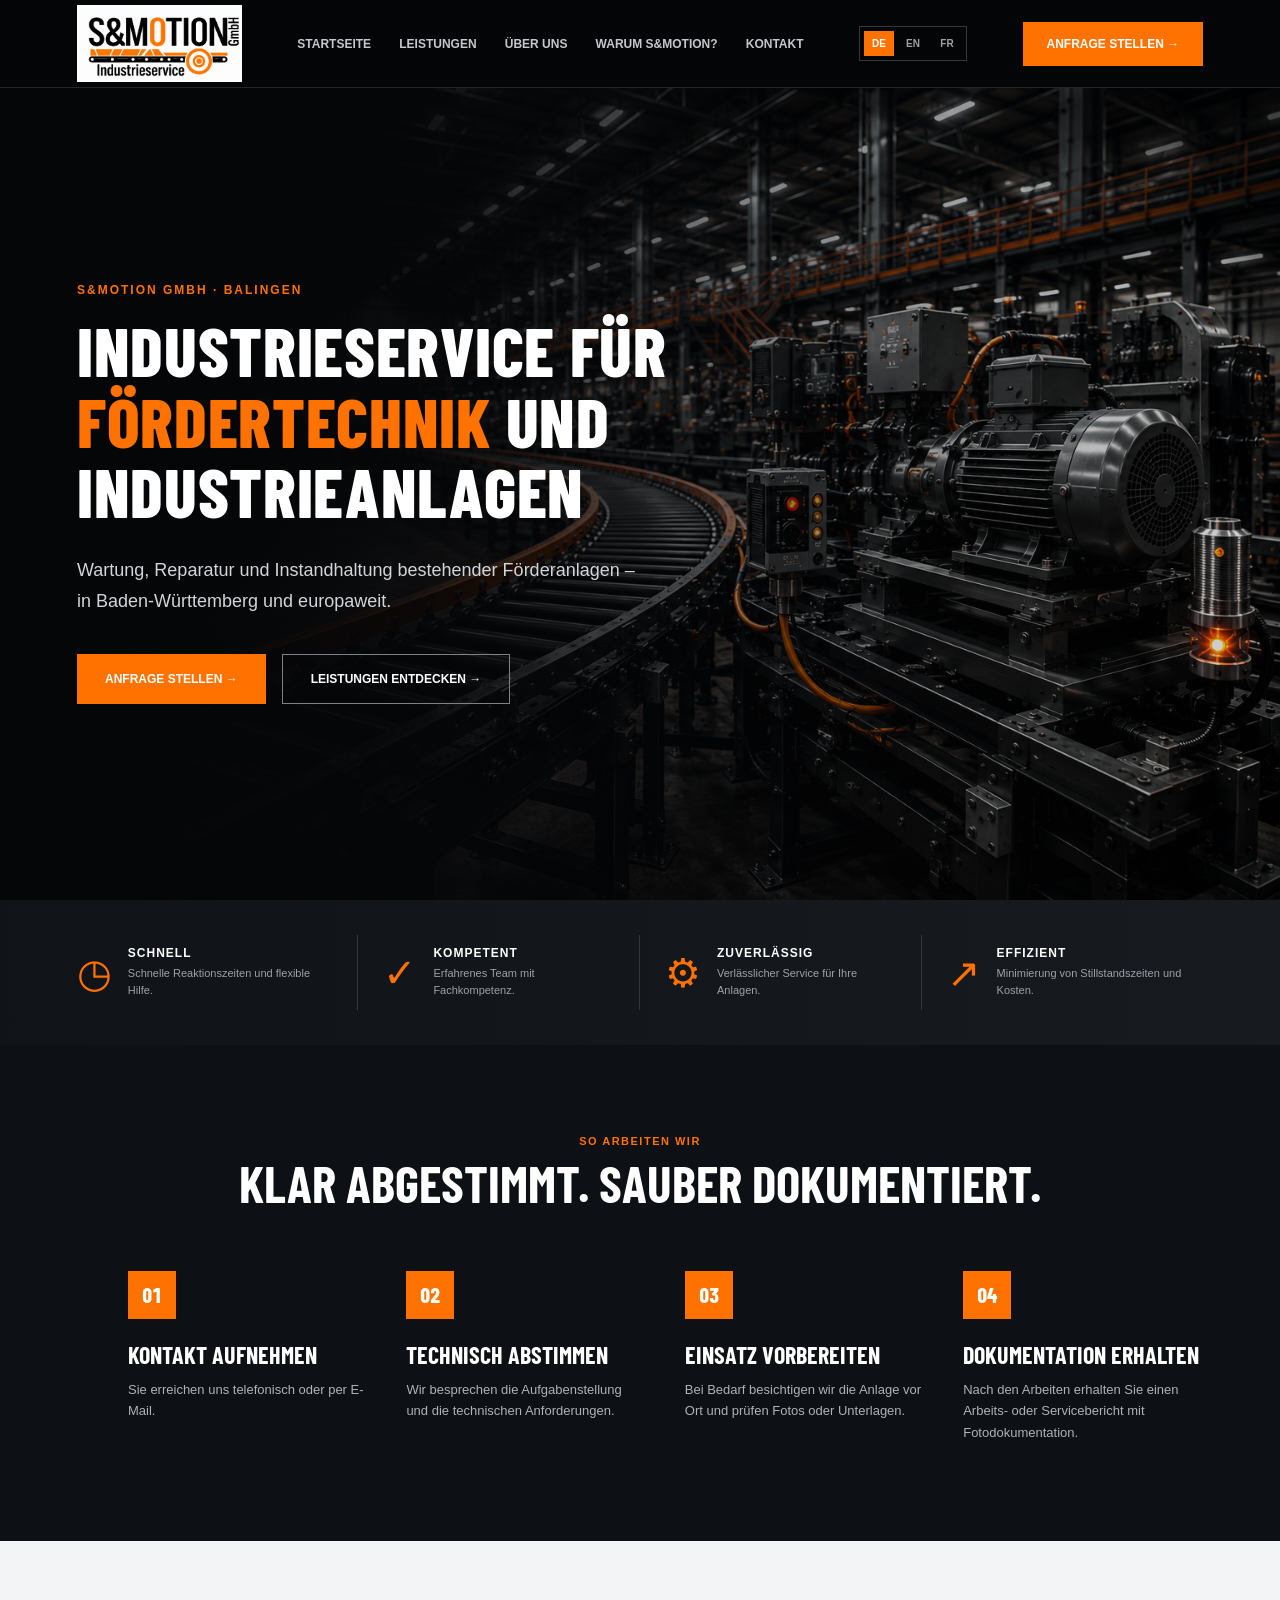
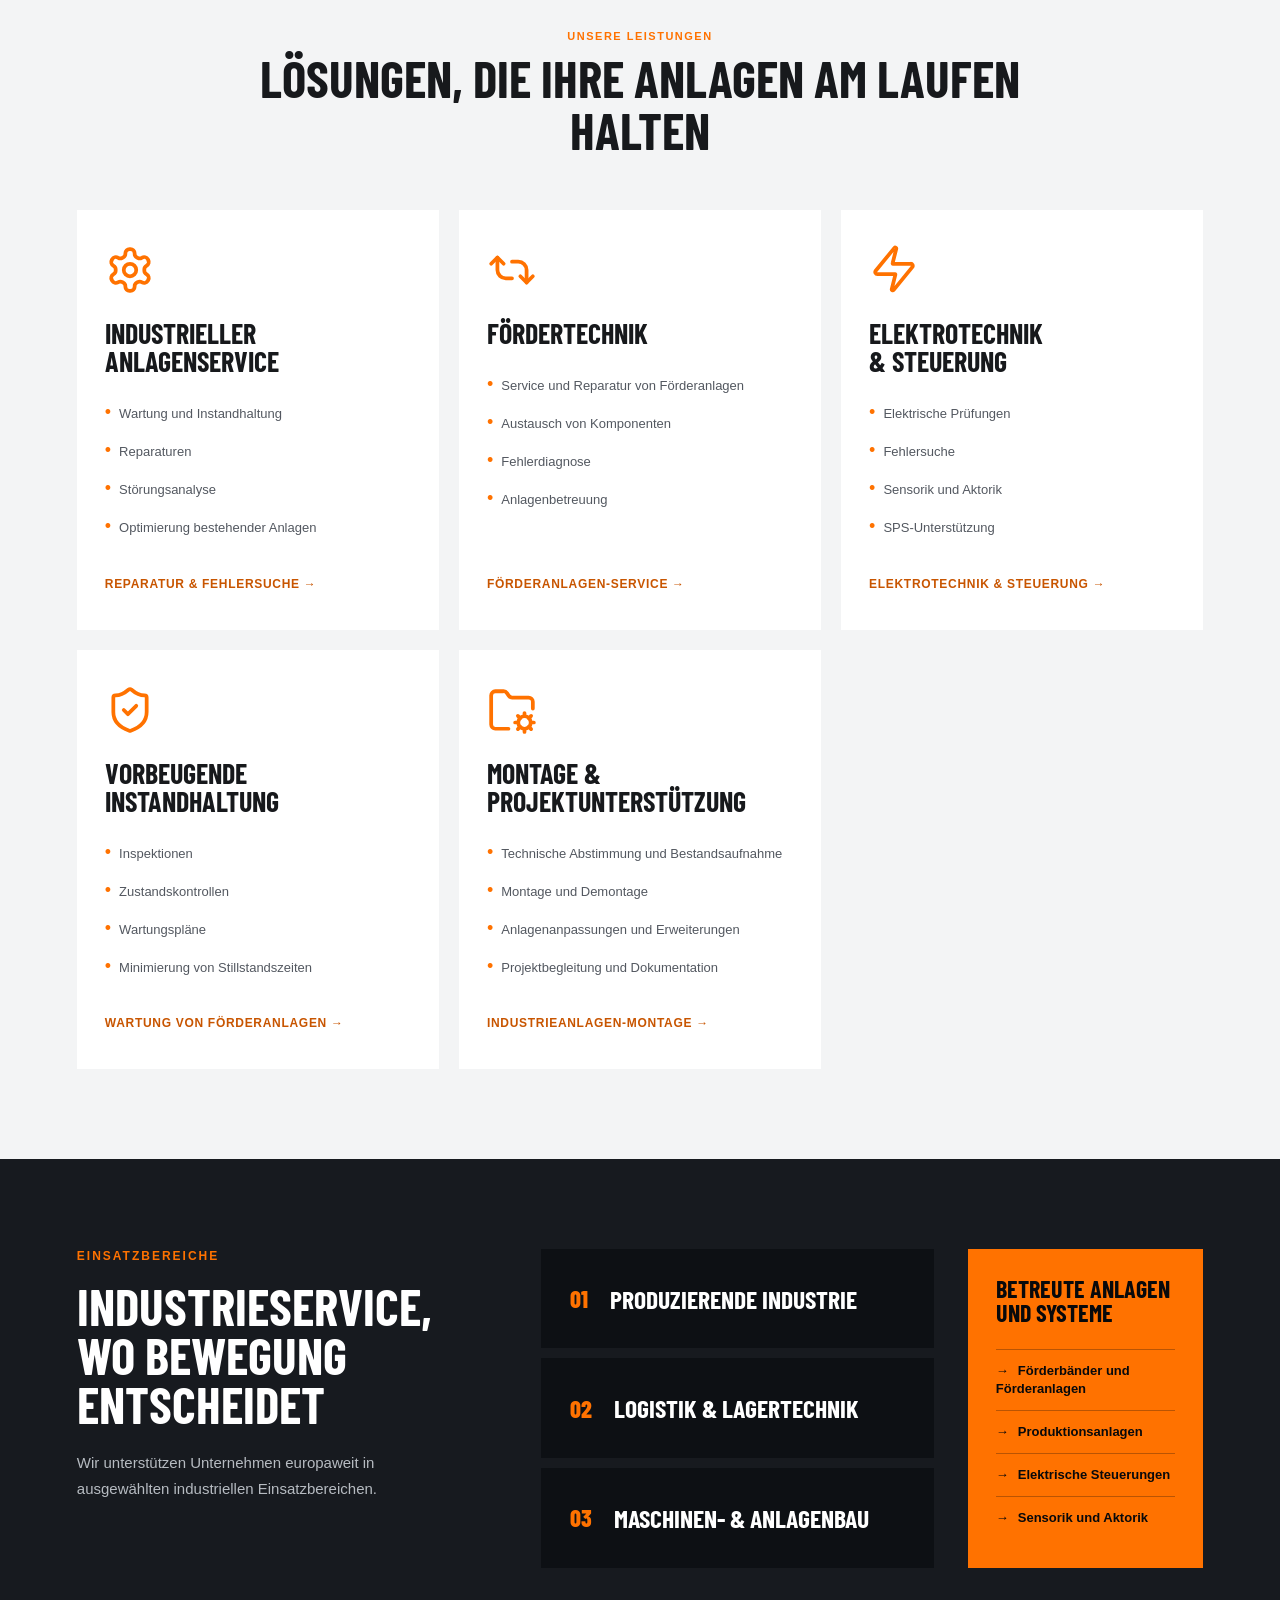
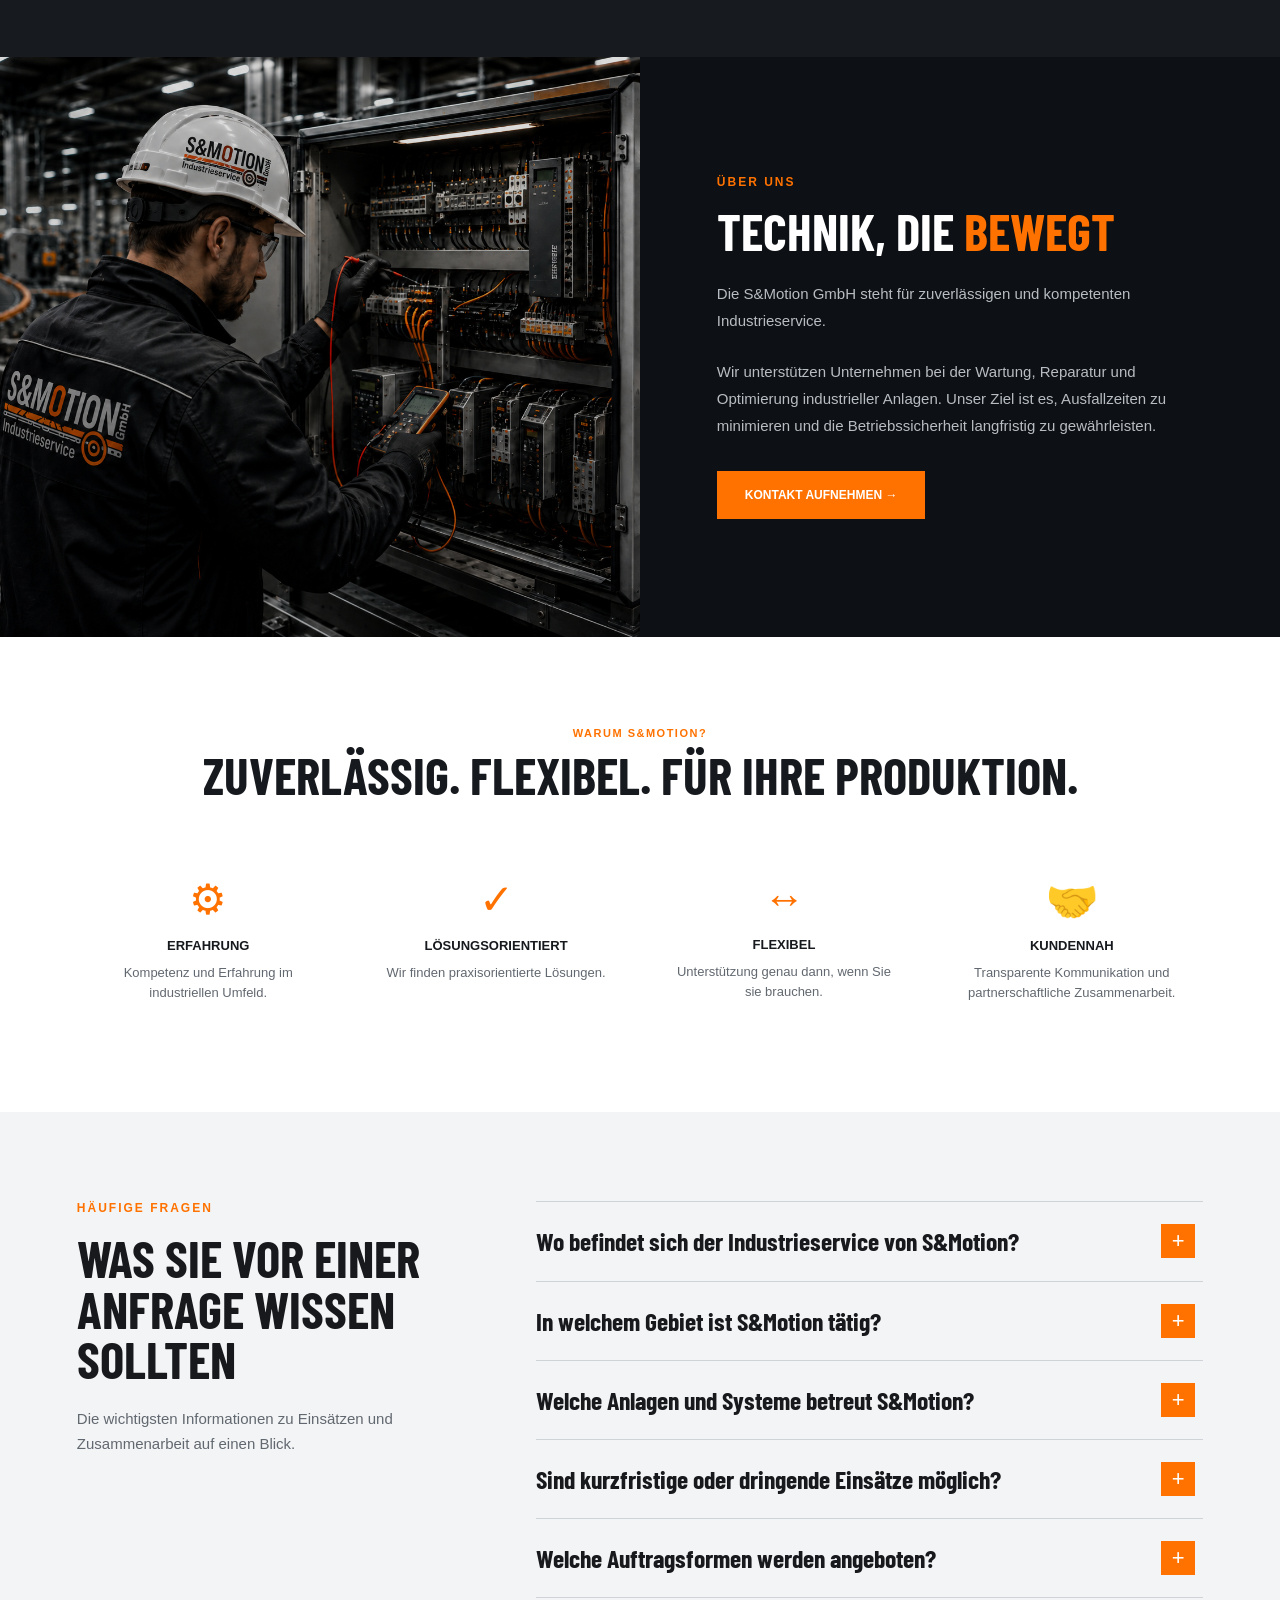
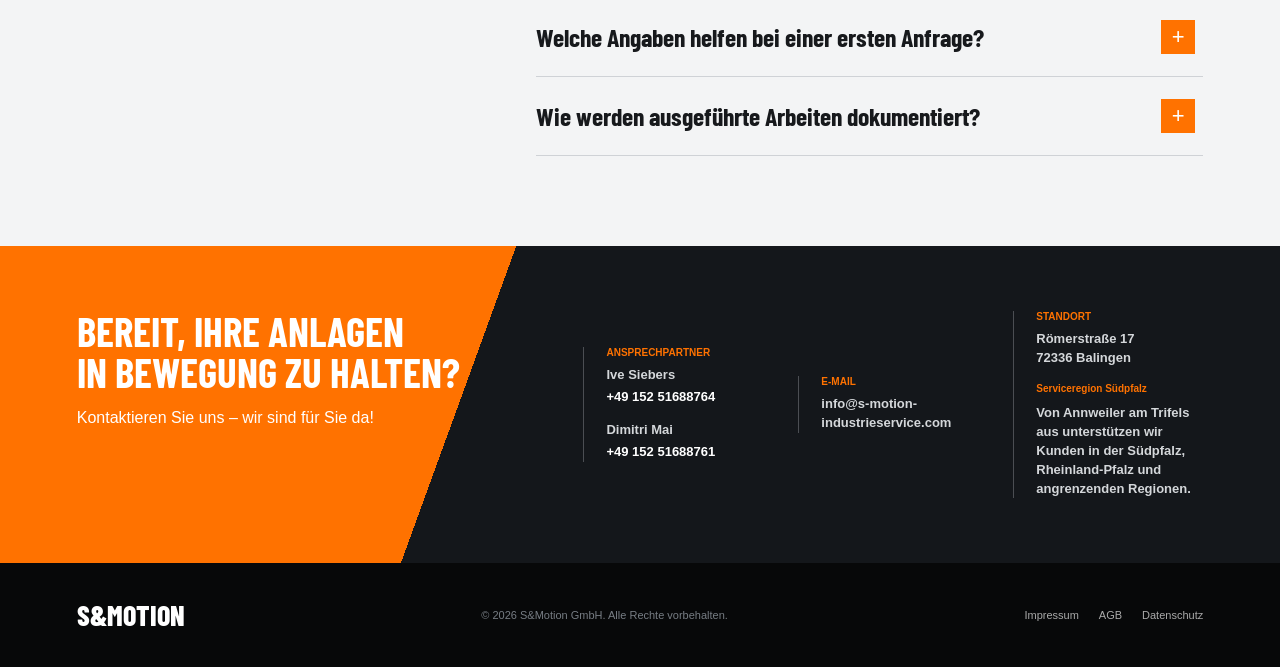
<file: index.html>
<!DOCTYPE html>
<html lang="de">
<head>
    <meta charset="UTF-8">
    <meta name="viewport" content="width=device-width, initial-scale=1.0">

    <title>Industrieservice & Fördertechnik | S&Motion GmbH Balingen</title>

    <meta name="description" content="Industrieservice aus Balingen für Fördertechnik und Industrieanlagen: Wartung, Instandhaltung und Reparatur – in Baden-Württemberg und europaweit.">
    <meta name="google-site-verification" content="kzDBMWBrXf1mERGYI7N2vsG93WE_8q8uqwcLYzFB1Ro">

    <link rel="canonical" href="https://www.s-motion-industrieservice.com/">
    <link rel="icon" type="image/png" sizes="512x512" href="/images/favicon.png">
    <link rel="apple-touch-icon" href="/images/favicon.png">
    <meta property="og:type" content="website">
    <meta property="og:site_name" content="S&amp;Motion GmbH">
    <meta property="og:locale" content="de_DE">
    <meta property="og:title" content="S&amp;Motion GmbH | Industrieservice">
    <meta property="og:description" content="S&amp;Motion GmbH – Ihr Partner für professionellen Industrieservice, Fördertechnik, Instandhaltung und Elektrotechnik.">
    <meta property="og:url" content="https://www.s-motion-industrieservice.com/">
    <meta property="og:image" content="https://www.s-motion-industrieservice.com/images/industrie.jpg">
    <meta name="twitter:card" content="summary_large_image">

    <link rel="alternate" hreflang="de" href="https://www.s-motion-industrieservice.com/">
    <link rel="alternate" hreflang="en" href="https://www.s-motion-industrieservice.com/en.html">
    <link rel="alternate" hreflang="fr" href="https://www.s-motion-industrieservice.com/fr.html">
    <link rel="alternate" hreflang="x-default" href="https://www.s-motion-industrieservice.com/">

    <script type="application/ld+json">
    {
      "@context": "https://schema.org",
      "@graph": [
        {
          "@type": "Organization",
          "@id": "https://www.s-motion-industrieservice.com/#organization",
          "name": "S&Motion GmbH",
          "url": "https://www.s-motion-industrieservice.com/",
          "logo": "https://www.s-motion-industrieservice.com/images/logo.png",
          "email": "info@s-motion-industrieservice.com",
          "address": {
            "@type": "PostalAddress",
            "streetAddress": "Römerstraße 17",
            "postalCode": "72336",
            "addressLocality": "Balingen",
            "addressCountry": "DE"
          },
          "contactPoint": [
            {
              "@type": "ContactPoint",
              "name": "Ive Siebers",
              "telephone": "+49 152 51688764",
              "contactType": "customer service"
            },
            {
              "@type": "ContactPoint",
              "name": "Dimitri Mai",
              "telephone": "+49 152 51688761",
              "contactType": "customer service"
            }
          ],
          "founder": [
            {"@type": "Person", "name": "Ive Siebers"},
            {"@type": "Person", "name": "Dimitri Mai"}
          ],
          "vatID": "DE464928033",
          "identifier": "Amtsgericht Stuttgart, HRB 806763"
        },
        {
          "@type": "WebSite",
          "@id": "https://www.s-motion-industrieservice.com/#website",
          "url": "https://www.s-motion-industrieservice.com/",
          "name": "S&Motion GmbH",
          "publisher": {"@id": "https://www.s-motion-industrieservice.com/#organization"},
          "inLanguage": ["de", "en", "fr"]
        }
      ]
    }
    </script>

    <link rel="stylesheet" href="style.css">
</head>

<body>

    <!-- NAVIGATION -->
    <header class="header">

      <a href="#start" class="logo">
    <img src="images/logo.png" alt="S&Motion GmbH Industrieservice">
</a>

        <nav class="navigation" id="main-navigation" aria-label="Hauptnavigation">
            <a href="#start">Startseite</a>
            <a href="#leistungen">Leistungen</a>
            <a href="#ueber-uns">Über uns</a>
            <a href="#warum">Warum S&Motion?</a>
            <a href="#kontakt">Kontakt</a>
        </nav>
        <button class="menu-toggle" type="button" aria-label="Menü öffnen" aria-expanded="false" aria-controls="main-navigation">
    <span></span>
    <span></span>
    <span></span>
</button>

        <div class="language-switcher" aria-label="Sprache auswählen">
            <a href="index.html" lang="de" aria-current="page">DE</a>
            <a href="en.html" lang="en">EN</a>
            <a href="fr.html" lang="fr">FR</a>
        </div>

        <a href="#kontakt" class="header-button">
            Anfrage stellen →
        </a>

    </header>


    <!-- HERO -->
    <main>

        <section id="start" class="hero">

            <div class="hero-overlay"></div>

            <div class="hero-content">

                <p class="eyebrow">S&amp;MOTION GMBH · BALINGEN</p>

                <h1>
                    INDUSTRIESERVICE FÜR<br>
                    <span>FÖRDERTECHNIK</span> UND<br>
                    INDUSTRIEANLAGEN
                </h1>

                <p class="hero-description">
                    Wartung, Reparatur und Instandhaltung bestehender
                    Förderanlagen – in Baden-Württemberg und europaweit.
                </p>

                <div class="hero-buttons">
                    <a href="#kontakt" class="button primary">
                        Anfrage stellen →
                    </a>

                    <a href="#leistungen" class="button secondary">
                        Leistungen entdecken →
                    </a>
                </div>

            </div>

        </section>


        <!-- VORTEILE -->
        <section class="advantages">

            <div class="advantage">
                <div class="icon">◷</div>
                <div>
                    <h3>SCHNELL</h3>
                    <p>Schnelle Reaktionszeiten und flexible Hilfe.</p>
                </div>
            </div>

            <div class="advantage">
                <div class="icon">✓</div>
                <div>
                    <h3>KOMPETENT</h3>
                    <p>Erfahrenes Team mit Fachkompetenz.</p>
                </div>
            </div>

            <div class="advantage">
                <div class="icon">⚙</div>
                <div>
                    <h3>ZUVERLÄSSIG</h3>
                    <p>Verlässlicher Service für Ihre Anlagen.</p>
                </div>
            </div>

            <div class="advantage">
                <div class="icon">↗</div>
                <div>
                    <h3>EFFIZIENT</h3>
                    <p>Minimierung von Stillstandszeiten und Kosten.</p>
                </div>
            </div>

        </section>



        <!-- ABLAUF -->
        <section class="process" aria-labelledby="process-title">
            <div class="section-heading">
                <p>SO ARBEITEN WIR</p>
                <h2 id="process-title">KLAR ABGESTIMMT. SAUBER DOKUMENTIERT.</h2>
            </div>
            <ol class="process-grid">
                <li>
                    <span class="process-number">01</span>
                    <h3>KONTAKT AUFNEHMEN</h3>
                    <p>Sie erreichen uns telefonisch oder per E-Mail.</p>
                </li>
                <li>
                    <span class="process-number">02</span>
                    <h3>TECHNISCH ABSTIMMEN</h3>
                    <p>Wir besprechen die Aufgabenstellung und die technischen Anforderungen.</p>
                </li>
                <li>
                    <span class="process-number">03</span>
                    <h3>EINSATZ VORBEREITEN</h3>
                    <p>Bei Bedarf besichtigen wir die Anlage vor Ort und prüfen Fotos oder Unterlagen.</p>
                </li>
                <li>
                    <span class="process-number">04</span>
                    <h3>DOKUMENTATION ERHALTEN</h3>
                    <p>Nach den Arbeiten erhalten Sie einen Arbeits- oder Servicebericht mit Fotodokumentation.</p>
                </li>
            </ol>
        </section>

        <!-- LEISTUNGEN -->
        <section id="leistungen" class="services">

            <div class="section-heading">

                <p>UNSERE LEISTUNGEN</p>

                <h2>
                    LÖSUNGEN, DIE IHRE ANLAGEN AM LAUFEN HALTEN
                </h2>

            </div>


            <div class="service-grid">


                <article class="service-card">

                    <div class="service-icon" aria-hidden="true">
                        <!-- Lucide: settings -->
                        <svg viewBox="0 0 24 24" focusable="false"><path d="M12.22 2h-.44a2 2 0 0 0-2 2v.18a2 2 0 0 1-1 1.73l-.43.25a2 2 0 0 1-2 0l-.15-.08a2 2 0 0 0-2.73.73l-.22.38a2 2 0 0 0 .73 2.73l.15.1a2 2 0 0 1 1 1.72v.51a2 2 0 0 1-1 1.74l-.15.09a2 2 0 0 0-.73 2.73l.22.38a2 2 0 0 0 2.73.73l.15-.08a2 2 0 0 1 2 0l.43.25a2 2 0 0 1 1 1.73V20a2 2 0 0 0 2 2h.44a2 2 0 0 0 2-2v-.18a2 2 0 0 1 1-1.73l.43-.25a2 2 0 0 1 2 0l.15.08a2 2 0 0 0 2.73-.73l.22-.38a2 2 0 0 0-.73-2.73l-.15-.09a2 2 0 0 1-1-1.74v-.51a2 2 0 0 1 1-1.74l.15-.09a2 2 0 0 0 .73-2.73l-.22-.38a2 2 0 0 0-2.73-.73l-.15.08a2 2 0 0 1-2 0l-.43-.25a2 2 0 0 1-1-1.73V4a2 2 0 0 0-2-2z"/><circle cx="12" cy="12" r="3"/></svg>
                    </div>

                    <h3>INDUSTRIELLER<br>ANLAGENSERVICE</h3>

                    <ul>
                        <li>Wartung und Instandhaltung</li>
                        <li>Reparaturen</li>
                        <li>Störungsanalyse</li>
                        <li>Optimierung bestehender Anlagen</li>
                    </ul>
                    <a class="service-link" href="foerderanlagen-reparatur.html">Reparatur &amp; Fehlersuche →</a>

                </article>


                <article class="service-card featured">

                    <div class="service-icon" aria-hidden="true">
                        <!-- Lucide: repeat-2 -->
                        <svg viewBox="0 0 24 24" focusable="false"><path d="m2 9 3-3 3 3"/><path d="M5 6v6a4 4 0 0 0 4 4h3"/><path d="m22 15-3 3-3-3"/><path d="M19 18v-6a4 4 0 0 0-4-4h-3"/></svg>
                    </div>

                    <h3>FÖRDERTECHNIK</h3>

                    <ul>
                        <li>Service und Reparatur von Förderanlagen</li>
                        <li>Austausch von Komponenten</li>
                        <li>Fehlerdiagnose</li>
                        <li>Anlagenbetreuung</li>
                    </ul>
                    <a class="service-link" href="foerdertechnik-service.html">Förderanlagen-Service →</a>

                </article>


                <article class="service-card">

                    <div class="service-icon" aria-hidden="true">
                        <!-- Lucide: zap -->
                        <svg viewBox="0 0 24 24" focusable="false"><path d="M4 14a1 1 0 0 1-.78-1.63l9-11a.5.5 0 0 1 .87.43l-1.7 6.74A1 1 0 0 0 11.36 9H20a1 1 0 0 1 .78 1.63l-9 11a.5.5 0 0 1-.87-.43l1.7-6.74A1 1 0 0 0 12.64 14z"/></svg>
                    </div>

                    <h3>ELEKTROTECHNIK<br>& STEUERUNG</h3>

                    <ul>
                        <li>Elektrische Prüfungen</li>
                        <li>Fehlersuche</li>
                        <li>Sensorik und Aktorik</li>
                        <li>SPS-Unterstützung</li>
                    </ul>
                    <a class="service-link" href="elektrotechnik-steuerungstechnik.html">Elektrotechnik &amp; Steuerung →</a>

                </article>


                <article class="service-card">

                    <div class="service-icon" aria-hidden="true">
                        <!-- Lucide: shield-check -->
                        <svg viewBox="0 0 24 24" focusable="false"><path d="M20 13c0 5-3.5 7.5-7.66 8.95a1 1 0 0 1-.67-.01C7.5 20.5 4 18 4 13V6a1 1 0 0 1 1-1c2 0 4.5-1.2 6.24-2.72a1.17 1.17 0 0 1 1.52 0C14.51 3.81 17 5 19 5a1 1 0 0 1 1 1z"/><path d="m9 12 2 2 4-4"/></svg>
                    </div>

                    <h3>VORBEUGENDE<br>INSTANDHALTUNG</h3>

                    <ul>
                        <li>Inspektionen</li>
                        <li>Zustandskontrollen</li>
                        <li>Wartungspläne</li>
                        <li>Minimierung von Stillstandszeiten</li>
                    </ul>
                    <a class="service-link" href="foerderanlagen-wartung.html">Wartung von Förderanlagen →</a>

                </article>


                <article class="service-card">

                    <div class="service-icon" aria-hidden="true">
                        <!-- Lucide: folder-cog -->
                        <svg viewBox="0 0 24 24" focusable="false"><path d="M10.3 21H4a2 2 0 0 1-2-2V5a2 2 0 0 1 2-2h3.9a2 2 0 0 1 1.69.9l.81 1.2a2 2 0 0 0 1.67.9H20a2 2 0 0 1 2 2v3.3"/><circle cx="18" cy="18" r="3"/><path d="M18 13.5v1.5M18 21v1.5M13.5 18H15M21 18h1.5M14.82 14.82l1.06 1.06M20.12 20.12l1.06 1.06M14.82 21.18l1.06-1.06M20.12 15.88l1.06-1.06"/></svg>
                    </div>

                    <h3>MONTAGE &amp;<br>PROJEKTUNTERSTÜTZUNG</h3>

                    <ul>
                        <li>Technische Abstimmung und Bestandsaufnahme</li>
                        <li>Montage und Demontage</li>
                        <li>Anlagenanpassungen und Erweiterungen</li>
                        <li>Projektbegleitung und Dokumentation</li>
                    </ul>
                    <a class="service-link" href="industrieanlagen-montage.html">Industrieanlagen-Montage →</a>

                </article>


            </div>

        </section>



        <!-- EINSATZBEREICHE -->
        <section class="sectors" aria-labelledby="sectors-title">
            <div class="sectors-intro">
                <p class="eyebrow">EINSATZBEREICHE</p>
                <h2 id="sectors-title">INDUSTRIESERVICE, WO BEWEGUNG ENTSCHEIDET</h2>
                <p>Wir unterstützen Unternehmen europaweit in ausgewählten industriellen Einsatzbereichen.</p>
            </div>
            <div class="sectors-content">
                <div class="sector-list" aria-label="Branchen">
                    <article><span>01</span><h3>PRODUZIERENDE INDUSTRIE</h3></article>
                    <article><span>02</span><h3>LOGISTIK &amp; LAGERTECHNIK</h3></article>
                    <article><span>03</span><h3>MASCHINEN- &amp; ANLAGENBAU</h3></article>
                </div>
                <div class="systems">
                    <h3>BETREUTE ANLAGEN UND SYSTEME</h3>
                    <ul>
                        <li>Förderbänder und Förderanlagen</li>
                        <li>Produktionsanlagen</li>
                        <li>Elektrische Steuerungen</li>
                        <li>Sensorik und Aktorik</li>
                    </ul>
                </div>
            </div>
        </section>

        <!-- ÜBER UNS -->
        <section id="ueber-uns" class="about">

            <div class="about-image"></div>

            <div class="about-content">

                <p class="eyebrow">ÜBER UNS</p>

                <h2>
                    TECHNIK, DIE <span>BEWEGT</span>
                </h2>

                <p>
                    Die S&Motion GmbH steht für zuverlässigen und
                    kompetenten Industrieservice.
                </p>

                <p>
                    Wir unterstützen Unternehmen bei der Wartung,
                    Reparatur und Optimierung industrieller Anlagen.
                    Unser Ziel ist es, Ausfallzeiten zu minimieren und
                    die Betriebssicherheit langfristig zu gewährleisten.
                </p>

                <a href="#kontakt" class="button primary">
                    Kontakt aufnehmen →
                </a>

            </div>

        </section>


        <!-- WARUM -->
        <section id="warum" class="why">

            <div class="section-heading">

                <p>WARUM S&MOTION?</p>

                <h2>
                    ZUVERLÄSSIG. FLEXIBEL. FÜR IHRE PRODUKTION.
                </h2>

            </div>


            <div class="why-grid">

                <div>
                    <span>⚙</span>
                    <h3>ERFAHRUNG</h3>
                    <p>Kompetenz und Erfahrung im industriellen Umfeld.</p>
                </div>

                <div>
                    <span>✓</span>
                    <h3>LÖSUNGSORIENTIERT</h3>
                    <p>Wir finden praxisorientierte Lösungen.</p>
                </div>

                <div>
                    <span>↔</span>
                    <h3>FLEXIBEL</h3>
                    <p>Unterstützung genau dann, wenn Sie sie brauchen.</p>
                </div>

                <div>
                    <span>🤝</span>
                    <h3>KUNDENNAH</h3>
                    <p>Transparente Kommunikation und partnerschaftliche Zusammenarbeit.</p>
                </div>

            </div>

        </section>



        <!-- FAQ -->
        <section class="faq" aria-labelledby="faq-title">
            <div class="faq-intro">
                <p class="eyebrow">HÄUFIGE FRAGEN</p>
                <h2 id="faq-title">WAS SIE VOR EINER ANFRAGE WISSEN SOLLTEN</h2>
                <p>Die wichtigsten Informationen zu Einsätzen und Zusammenarbeit auf einen Blick.</p>
            </div>
            <div class="faq-list">
                <details>
                    <summary>Wo befindet sich der Industrieservice von S&amp;Motion?</summary>
                    <p>S&amp;Motion hat seine Geschäftsadresse in Balingen, Baden-Württemberg. Von dort koordinieren wir Industrieservice-Einsätze in Baden-Württemberg und europaweit. Am Geschäftsstandort finden keine Kundenbesuche statt.</p>
                </details>
                <details>
                    <summary>In welchem Gebiet ist S&amp;Motion tätig?</summary>
                    <p>Wir übernehmen Einsätze europaweit. Einsatzort, Umfang und Termin werden individuell abgestimmt.</p>
                </details>
                <details>
                    <summary>Welche Anlagen und Systeme betreut S&amp;Motion?</summary>
                    <p>Unser <a href="foerdertechnik-service.html">Förderanlagen-Service</a> betreut Förderbänder und Förderanlagen, Produktionsanlagen, elektrische Steuerungen sowie Sensorik und Aktorik.</p>
                </details>
                <details>
                    <summary>Sind kurzfristige oder dringende Einsätze möglich?</summary>
                    <p>Ja, kurzfristige und dringende Einsätze sind nach Verfügbarkeit möglich. Bitte kontaktieren Sie uns telefonisch oder per E-Mail.</p>
                </details>
                <details>
                    <summary>Welche Auftragsformen werden angeboten?</summary>
                    <p>Wir übernehmen einzelne <a href="foerderanlagen-reparatur.html">Reparaturen von Förderanlagen</a>, regelmäßige <a href="foerderanlagen-wartung.html">Wartungen und Instandhaltungen</a> sowie längerfristige Anlagenbetreuung.</p>
                </details>
                <details>
                    <summary>Welche Angaben helfen bei einer ersten Anfrage?</summary>
                    <p>Hilfreich sind die Anlagen- oder Maschinenart, eine Beschreibung der Störung oder Aufgabe, vorhandene Fotos und technische Unterlagen sowie der gewünschte Einsatzort und Termin.</p>
                </details>
                <details>
                    <summary>Wie werden ausgeführte Arbeiten dokumentiert?</summary>
                    <p>Nach Abschluss erhalten Sie einen Arbeits- oder Servicebericht mit Fotodokumentation.</p>
                </details>
            </div>
        </section>

        <!-- KONTAKT -->
        <section id="kontakt" class="contact">

            <div class="contact-title">

                <h2>
                    BEREIT, IHRE ANLAGEN<br>
                    IN BEWEGUNG ZU HALTEN?
                </h2>

                <p>
                    Kontaktieren Sie uns – wir sind für Sie da!
                </p>

            </div>


            <div class="contact-information">

                <div>
                    <span>ANSPRECHPARTNER</span>
                    <strong class="contact-person">
                        Ive Siebers
                        <a href="tel:+4915251688764">+49 152 51688764</a>
                    </strong>
                    <strong class="contact-person">
                        Dimitri Mai
                        <a href="tel:+4915251688761">+49 152 51688761</a>
                    </strong>
                </div>

                <div>
                    <span>E-MAIL</span>
                    <strong><a href="mailto:info@s-motion-industrieservice.com">info@s-motion-industrieservice.com</a></strong>
                </div>

                <div>
                    <span>STANDORT</span>
                    <strong>Römerstraße 17<br>72336 Balingen</strong>
                    <strong style="margin-top: 14px;">
                        <span>Serviceregion Südpfalz</span>
                        Von Annweiler am Trifels aus unterstützen wir Kunden in der Südpfalz, Rheinland-Pfalz und angrenzenden Regionen.
                    </strong>
                </div>

            </div>

        </section>

    </main>


    <!-- FOOTER -->
    <footer>

        <div class="footer-logo">
            S&MOTION
        </div>

        <p>
            © 2026 S&Motion GmbH. Alle Rechte vorbehalten.
        </p>

        <div class="footer-links">
            <a href="impressum.html">Impressum</a>
            <a href="agb.html">AGB</a>
            <a href="datenschutz.html">Datenschutz</a>
        </div>

    </footer>

    <script>
    const menuButton = document.querySelector('.menu-toggle');
    const navigation = document.querySelector('.navigation');

    menuButton.addEventListener('click', () => {
        const isOpen = navigation.classList.toggle('active');
        menuButton.classList.toggle('active', isOpen);
        menuButton.setAttribute('aria-expanded', String(isOpen));
        menuButton.setAttribute('aria-label', isOpen ? 'Menü schließen' : 'Menü öffnen');
    });

    document.querySelectorAll('.navigation a').forEach(link => {
        link.addEventListener('click', () => {
            navigation.classList.remove('active');
            menuButton.classList.remove('active');
            menuButton.setAttribute('aria-expanded', 'false');
            menuButton.setAttribute('aria-label', 'Menü öffnen');
        });
    });

    document.addEventListener('keydown', event => {
        if (event.key === 'Escape') {
            navigation.classList.remove('active');
            menuButton.classList.remove('active');
            menuButton.setAttribute('aria-expanded', 'false');
            menuButton.setAttribute('aria-label', 'Menü öffnen');
        }
    });
</script>
</body>
</html>
</file>
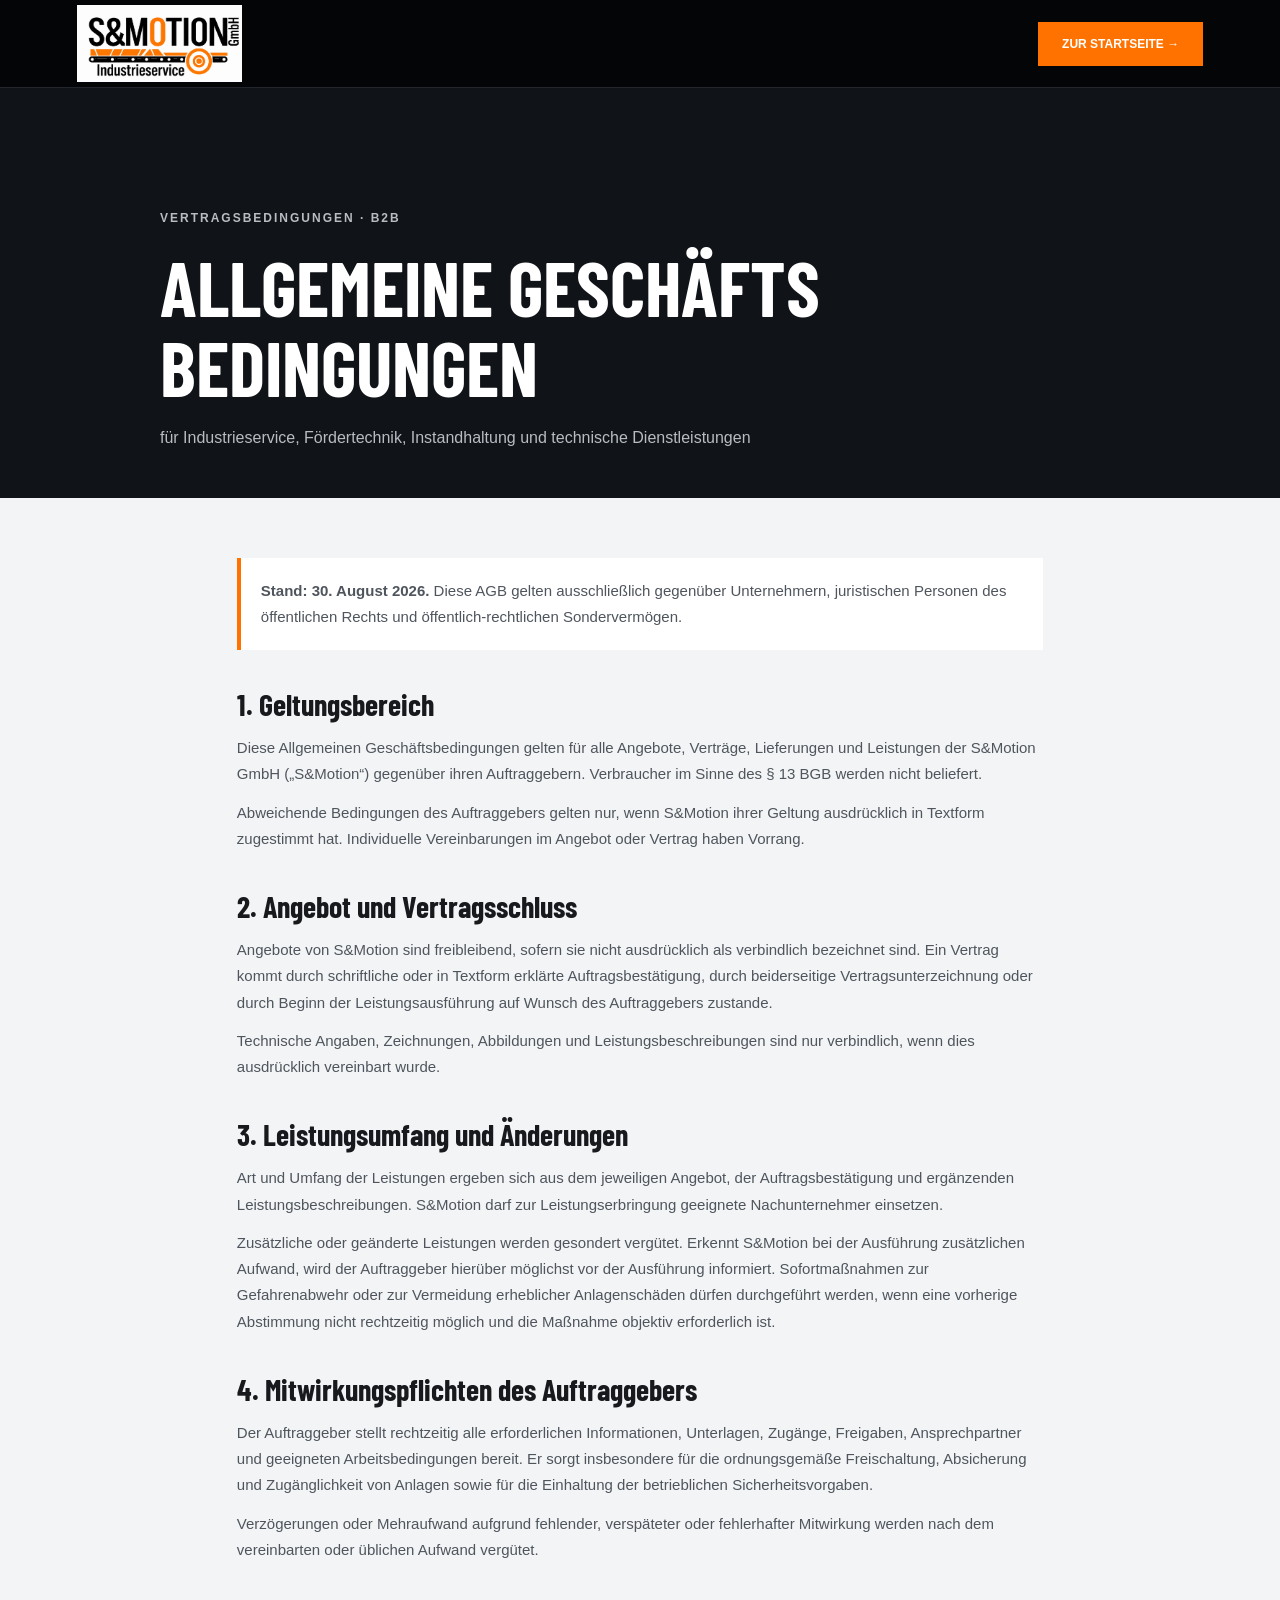
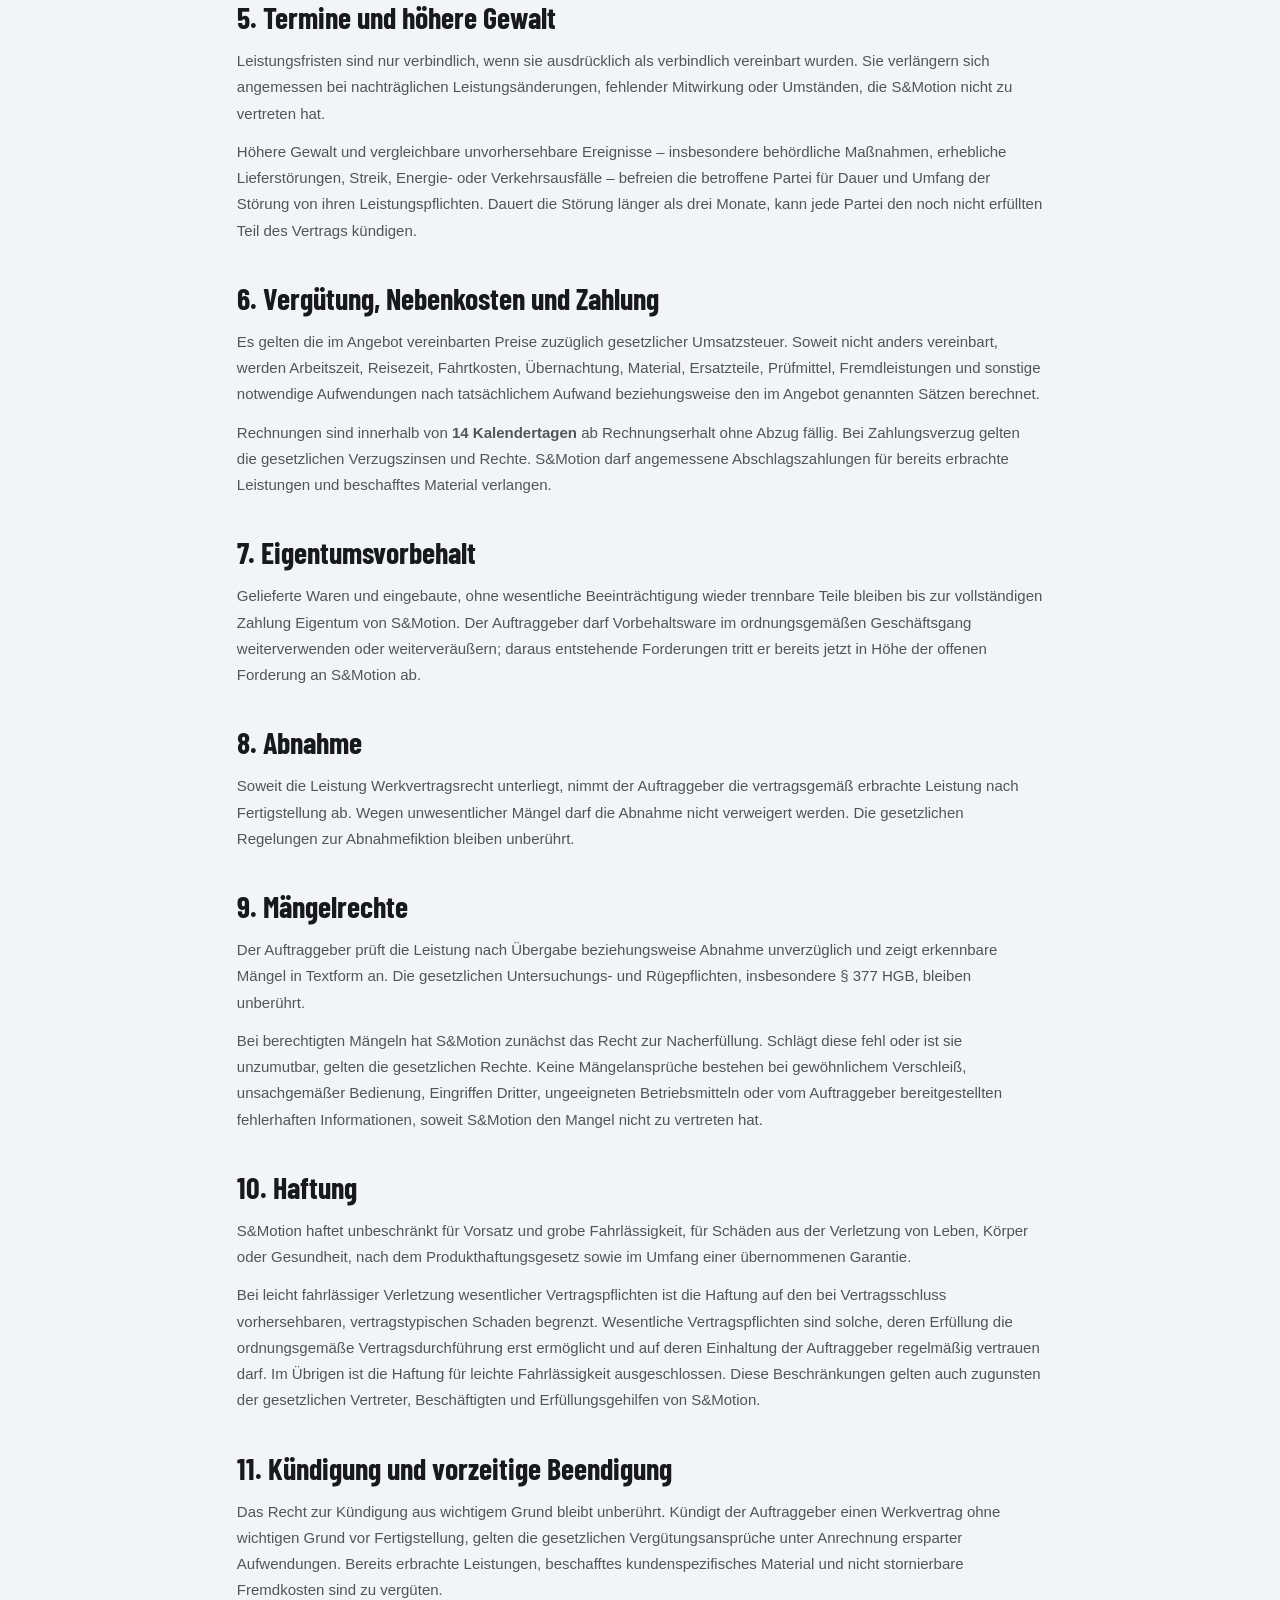
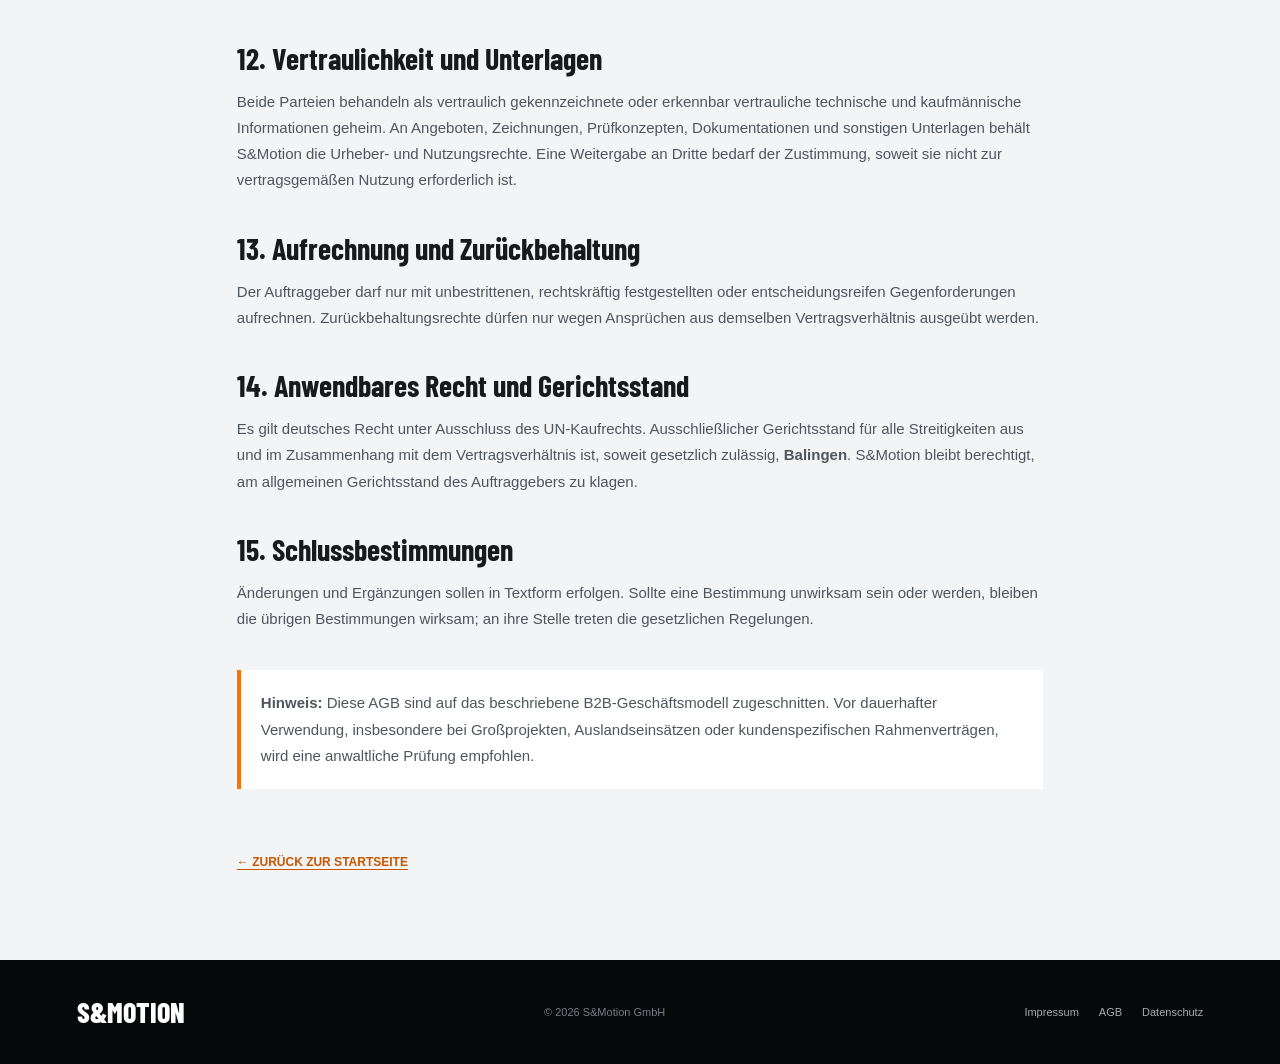
<file: agb.html>
<!DOCTYPE html>
<html lang="de">
<head>
    <meta charset="UTF-8">
    <meta name="viewport" content="width=device-width, initial-scale=1.0">
    <meta name="robots" content="index,follow">
    <title>AGB | S&Motion GmbH</title>
    <meta name="description" content="Allgemeine Geschäftsbedingungen der S&Motion GmbH für Unternehmenskunden.">
    <link rel="canonical" href="https://www.s-motion-industrieservice.com/agb.html">
    <link rel="icon" type="image/png" sizes="512x512" href="/images/favicon.png">
    <link rel="apple-touch-icon" href="/images/favicon.png">
    <meta property="og:type" content="website">
    <meta property="og:site_name" content="S&amp;Motion GmbH">
    <meta property="og:locale" content="de_DE">
    <meta property="og:title" content="AGB | S&amp;Motion GmbH">
    <meta property="og:description" content="Allgemeine Geschäftsbedingungen der S&amp;Motion GmbH für Unternehmenskunden.">
    <meta property="og:url" content="https://www.s-motion-industrieservice.com/agb.html">
    <meta property="og:image" content="https://www.s-motion-industrieservice.com/images/industrie.jpg">
    <meta name="twitter:card" content="summary_large_image">
    <link rel="stylesheet" href="style.css">
</head>
<body>
    <header class="header"><a href="index.html" class="logo"><img src="images/logo.png" alt="S&Motion GmbH Industrieservice"></a><a href="index.html" class="header-button">Zur Startseite →</a></header>
    <main class="legal-main">
        <div class="legal-hero"><div class="legal-hero-inner"><p class="eyebrow">VERTRAGSBEDINGUNGEN · B2B</p><h1>ALLGEMEINE GESCHÄFTS<wbr>BEDINGUNGEN</h1><p>für Industrieservice, Fördertechnik, Instandhaltung und technische Dienstleistungen</p></div></div>
        <div class="legal-content">
            <section class="legal-note"><p><strong>Stand: 30. August 2026.</strong> Diese AGB gelten ausschließlich gegenüber Unternehmern, juristischen Personen des öffentlichen Rechts und öffentlich-rechtlichen Sondervermögen.</p></section>
            <section><h2>1. Geltungsbereich</h2><p>Diese Allgemeinen Geschäftsbedingungen gelten für alle Angebote, Verträge, Lieferungen und Leistungen der S&Motion GmbH („S&Motion“) gegenüber ihren Auftraggebern. Verbraucher im Sinne des § 13 BGB werden nicht beliefert.</p><p>Abweichende Bedingungen des Auftraggebers gelten nur, wenn S&Motion ihrer Geltung ausdrücklich in Textform zugestimmt hat. Individuelle Vereinbarungen im Angebot oder Vertrag haben Vorrang.</p></section>
            <section><h2>2. Angebot und Vertragsschluss</h2><p>Angebote von S&Motion sind freibleibend, sofern sie nicht ausdrücklich als verbindlich bezeichnet sind. Ein Vertrag kommt durch schriftliche oder in Textform erklärte Auftragsbestätigung, durch beiderseitige Vertragsunterzeichnung oder durch Beginn der Leistungsausführung auf Wunsch des Auftraggebers zustande.</p><p>Technische Angaben, Zeichnungen, Abbildungen und Leistungsbeschreibungen sind nur verbindlich, wenn dies ausdrücklich vereinbart wurde.</p></section>
            <section><h2>3. Leistungsumfang und Änderungen</h2><p>Art und Umfang der Leistungen ergeben sich aus dem jeweiligen Angebot, der Auftragsbestätigung und ergänzenden Leistungsbeschreibungen. S&Motion darf zur Leistungserbringung geeignete Nachunternehmer einsetzen.</p><p>Zusätzliche oder geänderte Leistungen werden gesondert vergütet. Erkennt S&Motion bei der Ausführung zusätzlichen Aufwand, wird der Auftraggeber hierüber möglichst vor der Ausführung informiert. Sofortmaßnahmen zur Gefahrenabwehr oder zur Vermeidung erheblicher Anlagenschäden dürfen durchgeführt werden, wenn eine vorherige Abstimmung nicht rechtzeitig möglich und die Maßnahme objektiv erforderlich ist.</p></section>
            <section><h2>4. Mitwirkungspflichten des Auftraggebers</h2><p>Der Auftraggeber stellt rechtzeitig alle erforderlichen Informationen, Unterlagen, Zugänge, Freigaben, Ansprechpartner und geeigneten Arbeitsbedingungen bereit. Er sorgt insbesondere für die ordnungsgemäße Freischaltung, Absicherung und Zugänglichkeit von Anlagen sowie für die Einhaltung der betrieblichen Sicherheitsvorgaben.</p><p>Verzögerungen oder Mehraufwand aufgrund fehlender, verspäteter oder fehlerhafter Mitwirkung werden nach dem vereinbarten oder üblichen Aufwand vergütet.</p></section>
            <section><h2>5. Termine und höhere Gewalt</h2><p>Leistungsfristen sind nur verbindlich, wenn sie ausdrücklich als verbindlich vereinbart wurden. Sie verlängern sich angemessen bei nachträglichen Leistungsänderungen, fehlender Mitwirkung oder Umständen, die S&Motion nicht zu vertreten hat.</p><p>Höhere Gewalt und vergleichbare unvorhersehbare Ereignisse – insbesondere behördliche Maßnahmen, erhebliche Lieferstörungen, Streik, Energie- oder Verkehrsausfälle – befreien die betroffene Partei für Dauer und Umfang der Störung von ihren Leistungspflichten. Dauert die Störung länger als drei Monate, kann jede Partei den noch nicht erfüllten Teil des Vertrags kündigen.</p></section>
            <section><h2>6. Vergütung, Nebenkosten und Zahlung</h2><p>Es gelten die im Angebot vereinbarten Preise zuzüglich gesetzlicher Umsatzsteuer. Soweit nicht anders vereinbart, werden Arbeitszeit, Reisezeit, Fahrtkosten, Übernachtung, Material, Ersatzteile, Prüfmittel, Fremdleistungen und sonstige notwendige Aufwendungen nach tatsächlichem Aufwand beziehungsweise den im Angebot genannten Sätzen berechnet.</p><p>Rechnungen sind innerhalb von <strong>14 Kalendertagen</strong> ab Rechnungserhalt ohne Abzug fällig. Bei Zahlungsverzug gelten die gesetzlichen Verzugszinsen und Rechte. S&Motion darf angemessene Abschlagszahlungen für bereits erbrachte Leistungen und beschafftes Material verlangen.</p></section>
            <section><h2>7. Eigentumsvorbehalt</h2><p>Gelieferte Waren und eingebaute, ohne wesentliche Beeinträchtigung wieder trennbare Teile bleiben bis zur vollständigen Zahlung Eigentum von S&Motion. Der Auftraggeber darf Vorbehaltsware im ordnungsgemäßen Geschäftsgang weiterverwenden oder weiterveräußern; daraus entstehende Forderungen tritt er bereits jetzt in Höhe der offenen Forderung an S&Motion ab.</p></section>
            <section><h2>8. Abnahme</h2><p>Soweit die Leistung Werkvertragsrecht unterliegt, nimmt der Auftraggeber die vertragsgemäß erbrachte Leistung nach Fertigstellung ab. Wegen unwesentlicher Mängel darf die Abnahme nicht verweigert werden. Die gesetzlichen Regelungen zur Abnahmefiktion bleiben unberührt.</p></section>
            <section><h2>9. Mängelrechte</h2><p>Der Auftraggeber prüft die Leistung nach Übergabe beziehungsweise Abnahme unverzüglich und zeigt erkennbare Mängel in Textform an. Die gesetzlichen Untersuchungs- und Rügepflichten, insbesondere § 377 HGB, bleiben unberührt.</p><p>Bei berechtigten Mängeln hat S&Motion zunächst das Recht zur Nacherfüllung. Schlägt diese fehl oder ist sie unzumutbar, gelten die gesetzlichen Rechte. Keine Mängelansprüche bestehen bei gewöhnlichem Verschleiß, unsachgemäßer Bedienung, Eingriffen Dritter, ungeeigneten Betriebsmitteln oder vom Auftraggeber bereitgestellten fehlerhaften Informationen, soweit S&Motion den Mangel nicht zu vertreten hat.</p></section>
            <section><h2>10. Haftung</h2><p>S&Motion haftet unbeschränkt für Vorsatz und grobe Fahrlässigkeit, für Schäden aus der Verletzung von Leben, Körper oder Gesundheit, nach dem Produkthaftungsgesetz sowie im Umfang einer übernommenen Garantie.</p><p>Bei leicht fahrlässiger Verletzung wesentlicher Vertragspflichten ist die Haftung auf den bei Vertragsschluss vorhersehbaren, vertragstypischen Schaden begrenzt. Wesentliche Vertragspflichten sind solche, deren Erfüllung die ordnungsgemäße Vertragsdurchführung erst ermöglicht und auf deren Einhaltung der Auftraggeber regelmäßig vertrauen darf. Im Übrigen ist die Haftung für leichte Fahrlässigkeit ausgeschlossen. Diese Beschränkungen gelten auch zugunsten der gesetzlichen Vertreter, Beschäftigten und Erfüllungsgehilfen von S&Motion.</p></section>
            <section><h2>11. Kündigung und vorzeitige Beendigung</h2><p>Das Recht zur Kündigung aus wichtigem Grund bleibt unberührt. Kündigt der Auftraggeber einen Werkvertrag ohne wichtigen Grund vor Fertigstellung, gelten die gesetzlichen Vergütungsansprüche unter Anrechnung ersparter Aufwendungen. Bereits erbrachte Leistungen, beschafftes kundenspezifisches Material und nicht stornierbare Fremdkosten sind zu vergüten.</p></section>
            <section><h2>12. Vertraulichkeit und Unterlagen</h2><p>Beide Parteien behandeln als vertraulich gekennzeichnete oder erkennbar vertrauliche technische und kaufmännische Informationen geheim. An Angeboten, Zeichnungen, Prüfkonzepten, Dokumentationen und sonstigen Unterlagen behält S&Motion die Urheber- und Nutzungsrechte. Eine Weitergabe an Dritte bedarf der Zustimmung, soweit sie nicht zur vertragsgemäßen Nutzung erforderlich ist.</p></section>
            <section><h2>13. Aufrechnung und Zurückbehaltung</h2><p>Der Auftraggeber darf nur mit unbestrittenen, rechtskräftig festgestellten oder entscheidungsreifen Gegenforderungen aufrechnen. Zurückbehaltungsrechte dürfen nur wegen Ansprüchen aus demselben Vertragsverhältnis ausgeübt werden.</p></section>
            <section><h2>14. Anwendbares Recht und Gerichtsstand</h2><p>Es gilt deutsches Recht unter Ausschluss des UN-Kaufrechts. Ausschließlicher Gerichtsstand für alle Streitigkeiten aus und im Zusammenhang mit dem Vertragsverhältnis ist, soweit gesetzlich zulässig, <strong>Balingen</strong>. S&Motion bleibt berechtigt, am allgemeinen Gerichtsstand des Auftraggebers zu klagen.</p></section>
            <section><h2>15. Schlussbestimmungen</h2><p>Änderungen und Ergänzungen sollen in Textform erfolgen. Sollte eine Bestimmung unwirksam sein oder werden, bleiben die übrigen Bestimmungen wirksam; an ihre Stelle treten die gesetzlichen Regelungen.</p></section>
            <section class="legal-note"><p><strong>Hinweis:</strong> Diese AGB sind auf das beschriebene B2B-Geschäftsmodell zugeschnitten. Vor dauerhafter Verwendung, insbesondere bei Großprojekten, Auslandseinsätzen oder kundenspezifischen Rahmenverträgen, wird eine anwaltliche Prüfung empfohlen.</p></section>
            <a class="legal-back" href="index.html">← Zurück zur Startseite</a>
        </div>
    </main>
    <footer><div class="footer-logo">S&MOTION</div><p>© 2026 S&Motion GmbH</p><div class="footer-links"><a href="impressum.html">Impressum</a><a href="agb.html">AGB</a><a href="datenschutz.html">Datenschutz</a></div></footer>
</body>
</html>
</file>
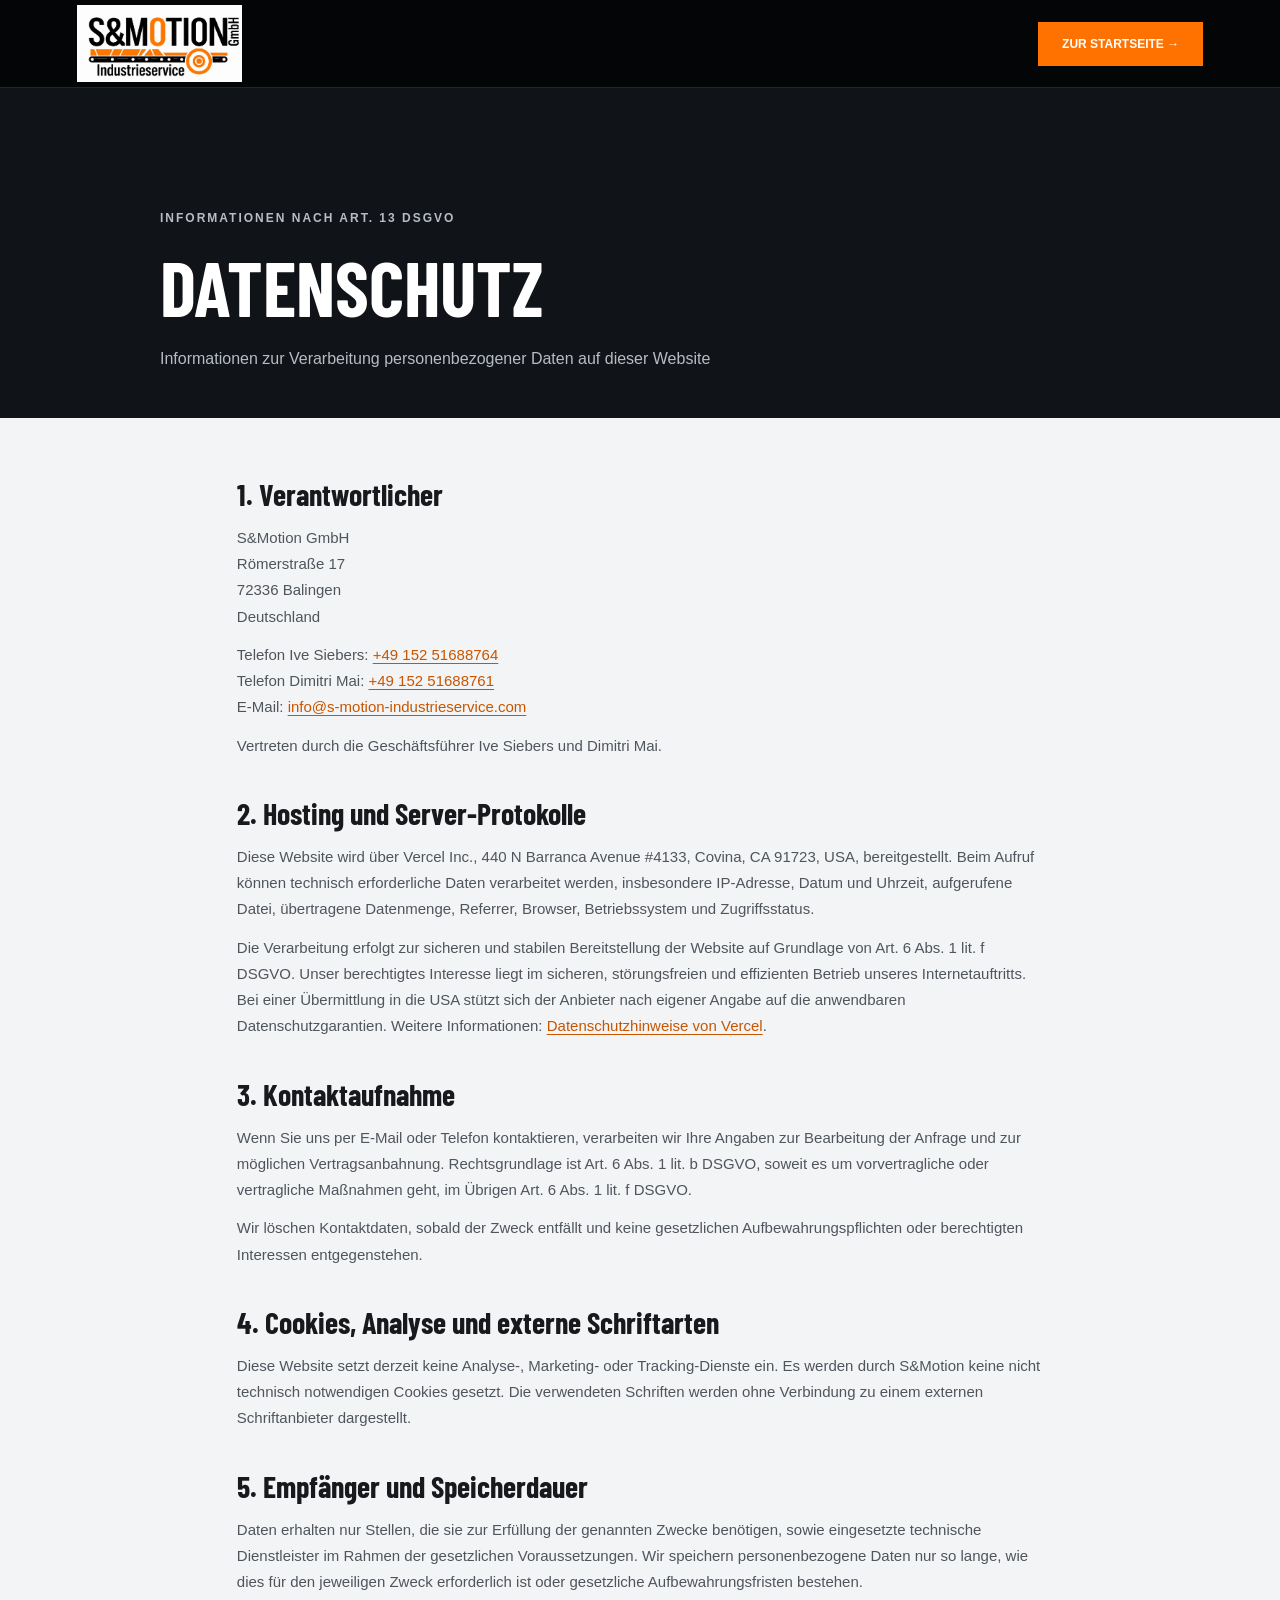
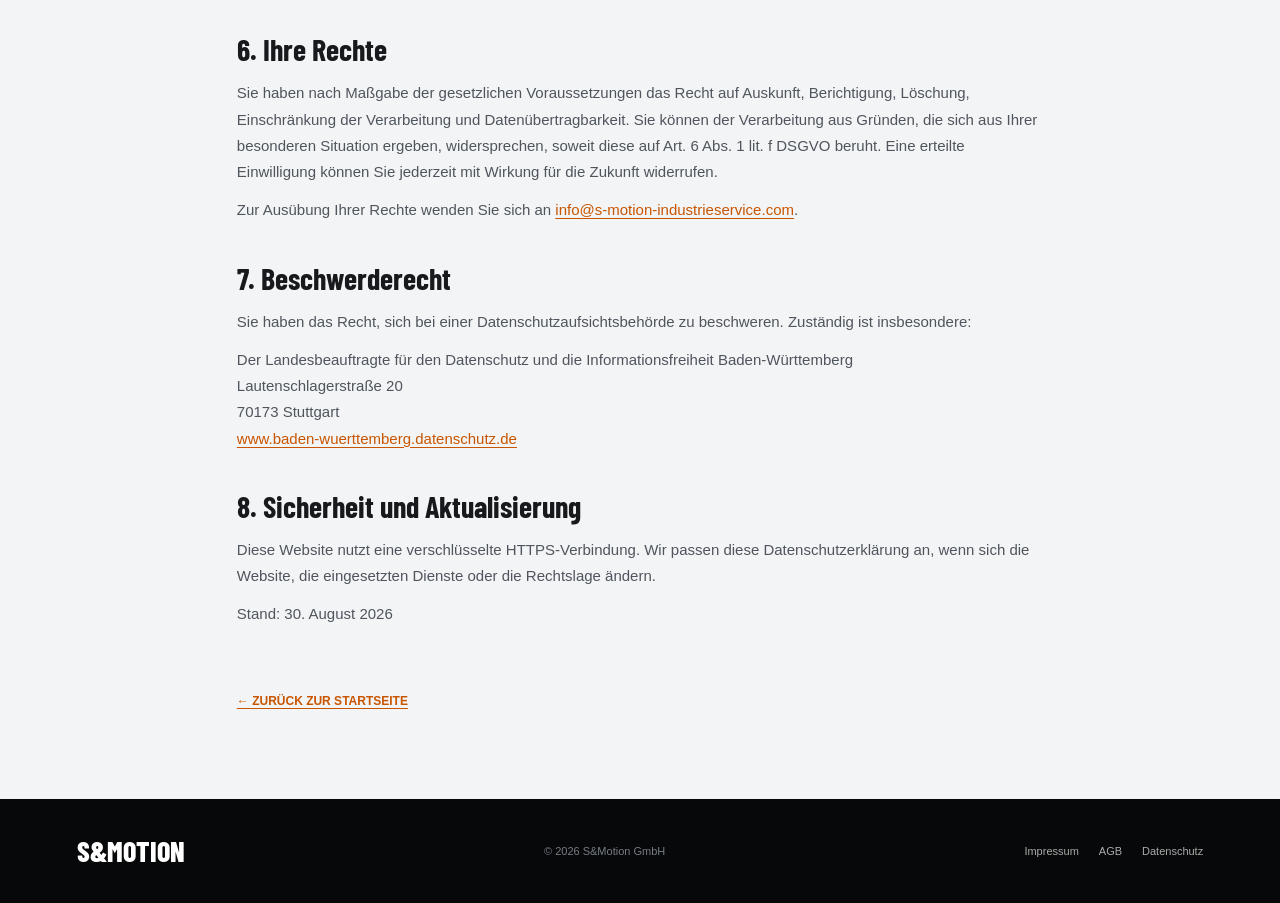
<file: datenschutz.html>
<!DOCTYPE html>
<html lang="de">
<head>
    <meta charset="UTF-8">
    <meta name="viewport" content="width=device-width, initial-scale=1.0">
    <meta name="robots" content="index,follow">
    <title>Datenschutz | S&Motion GmbH</title>
    <meta name="description" content="Datenschutzerklärung der S&Motion GmbH.">
    <link rel="canonical" href="https://www.s-motion-industrieservice.com/datenschutz.html">
    <link rel="icon" type="image/png" sizes="512x512" href="/images/favicon.png">
    <link rel="apple-touch-icon" href="/images/favicon.png">
    <meta property="og:type" content="website">
    <meta property="og:site_name" content="S&amp;Motion GmbH">
    <meta property="og:locale" content="de_DE">
    <meta property="og:title" content="Datenschutz | S&amp;Motion GmbH">
    <meta property="og:description" content="Datenschutzerklärung der S&amp;Motion GmbH.">
    <meta property="og:url" content="https://www.s-motion-industrieservice.com/datenschutz.html">
    <meta property="og:image" content="https://www.s-motion-industrieservice.com/images/industrie.jpg">
    <meta name="twitter:card" content="summary_large_image">
    <link rel="stylesheet" href="style.css">
</head>
<body>
    <header class="header"><a href="index.html" class="logo"><img src="images/logo.png" alt="S&Motion GmbH Industrieservice"></a><a href="index.html" class="header-button">Zur Startseite →</a></header>
    <main class="legal-main">
        <div class="legal-hero"><div class="legal-hero-inner"><p class="eyebrow">INFORMATIONEN NACH ART. 13 DSGVO</p><h1>DATENSCHUTZ</h1><p>Informationen zur Verarbeitung personenbezogener Daten auf dieser Website</p></div></div>
        <div class="legal-content">
            <section><h2>1. Verantwortlicher</h2><p>S&Motion GmbH<br>Römerstraße 17<br>72336 Balingen<br>Deutschland</p><p>Telefon Ive Siebers: <a href="tel:+4915251688764">+49 152 51688764</a><br>Telefon Dimitri Mai: <a href="tel:+4915251688761">+49 152 51688761</a><br>E-Mail: <a href="mailto:info@s-motion-industrieservice.com">info@s-motion-industrieservice.com</a></p><p>Vertreten durch die Geschäftsführer Ive Siebers und Dimitri Mai.</p></section>
            <section><h2>2. Hosting und Server-Protokolle</h2><p>Diese Website wird über Vercel Inc., 440 N Barranca Avenue #4133, Covina, CA 91723, USA, bereitgestellt. Beim Aufruf können technisch erforderliche Daten verarbeitet werden, insbesondere IP-Adresse, Datum und Uhrzeit, aufgerufene Datei, übertragene Datenmenge, Referrer, Browser, Betriebssystem und Zugriffsstatus.</p><p>Die Verarbeitung erfolgt zur sicheren und stabilen Bereitstellung der Website auf Grundlage von Art. 6 Abs. 1 lit. f DSGVO. Unser berechtigtes Interesse liegt im sicheren, störungsfreien und effizienten Betrieb unseres Internetauftritts. Bei einer Übermittlung in die USA stützt sich der Anbieter nach eigener Angabe auf die anwendbaren Datenschutzgarantien. Weitere Informationen: <a href="https://vercel.com/legal/privacy-policy" rel="noopener noreferrer">Datenschutzhinweise von Vercel</a>.</p></section>
            <section><h2>3. Kontaktaufnahme</h2><p>Wenn Sie uns per E-Mail oder Telefon kontaktieren, verarbeiten wir Ihre Angaben zur Bearbeitung der Anfrage und zur möglichen Vertragsanbahnung. Rechtsgrundlage ist Art. 6 Abs. 1 lit. b DSGVO, soweit es um vorvertragliche oder vertragliche Maßnahmen geht, im Übrigen Art. 6 Abs. 1 lit. f DSGVO.</p><p>Wir löschen Kontaktdaten, sobald der Zweck entfällt und keine gesetzlichen Aufbewahrungspflichten oder berechtigten Interessen entgegenstehen.</p></section>
            <section><h2>4. Cookies, Analyse und externe Schriftarten</h2><p>Diese Website setzt derzeit keine Analyse-, Marketing- oder Tracking-Dienste ein. Es werden durch S&Motion keine nicht technisch notwendigen Cookies gesetzt. Die verwendeten Schriften werden ohne Verbindung zu einem externen Schriftanbieter dargestellt.</p></section>
            <section><h2>5. Empfänger und Speicherdauer</h2><p>Daten erhalten nur Stellen, die sie zur Erfüllung der genannten Zwecke benötigen, sowie eingesetzte technische Dienstleister im Rahmen der gesetzlichen Voraussetzungen. Wir speichern personenbezogene Daten nur so lange, wie dies für den jeweiligen Zweck erforderlich ist oder gesetzliche Aufbewahrungsfristen bestehen.</p></section>
            <section><h2>6. Ihre Rechte</h2><p>Sie haben nach Maßgabe der gesetzlichen Voraussetzungen das Recht auf Auskunft, Berichtigung, Löschung, Einschränkung der Verarbeitung und Datenübertragbarkeit. Sie können der Verarbeitung aus Gründen, die sich aus Ihrer besonderen Situation ergeben, widersprechen, soweit diese auf Art. 6 Abs. 1 lit. f DSGVO beruht. Eine erteilte Einwilligung können Sie jederzeit mit Wirkung für die Zukunft widerrufen.</p><p>Zur Ausübung Ihrer Rechte wenden Sie sich an <a href="mailto:info@s-motion-industrieservice.com">info@s-motion-industrieservice.com</a>.</p></section>
            <section><h2>7. Beschwerderecht</h2><p>Sie haben das Recht, sich bei einer Datenschutzaufsichtsbehörde zu beschweren. Zuständig ist insbesondere:</p><p>Der Landesbeauftragte für den Datenschutz und die Informationsfreiheit Baden-Württemberg<br>Lautenschlagerstraße 20<br>70173 Stuttgart<br><a href="https://www.baden-wuerttemberg.datenschutz.de" rel="noopener noreferrer">www.baden-wuerttemberg.datenschutz.de</a></p></section>
            <section><h2>8. Sicherheit und Aktualisierung</h2><p>Diese Website nutzt eine verschlüsselte HTTPS-Verbindung. Wir passen diese Datenschutzerklärung an, wenn sich die Website, die eingesetzten Dienste oder die Rechtslage ändern.</p><p>Stand: 30. August 2026</p></section>
            <a class="legal-back" href="index.html">← Zurück zur Startseite</a>
        </div>
    </main>
    <footer><div class="footer-logo">S&MOTION</div><p>© 2026 S&Motion GmbH</p><div class="footer-links"><a href="impressum.html">Impressum</a><a href="agb.html">AGB</a><a href="datenschutz.html">Datenschutz</a></div></footer>
</body>
</html>
</file>
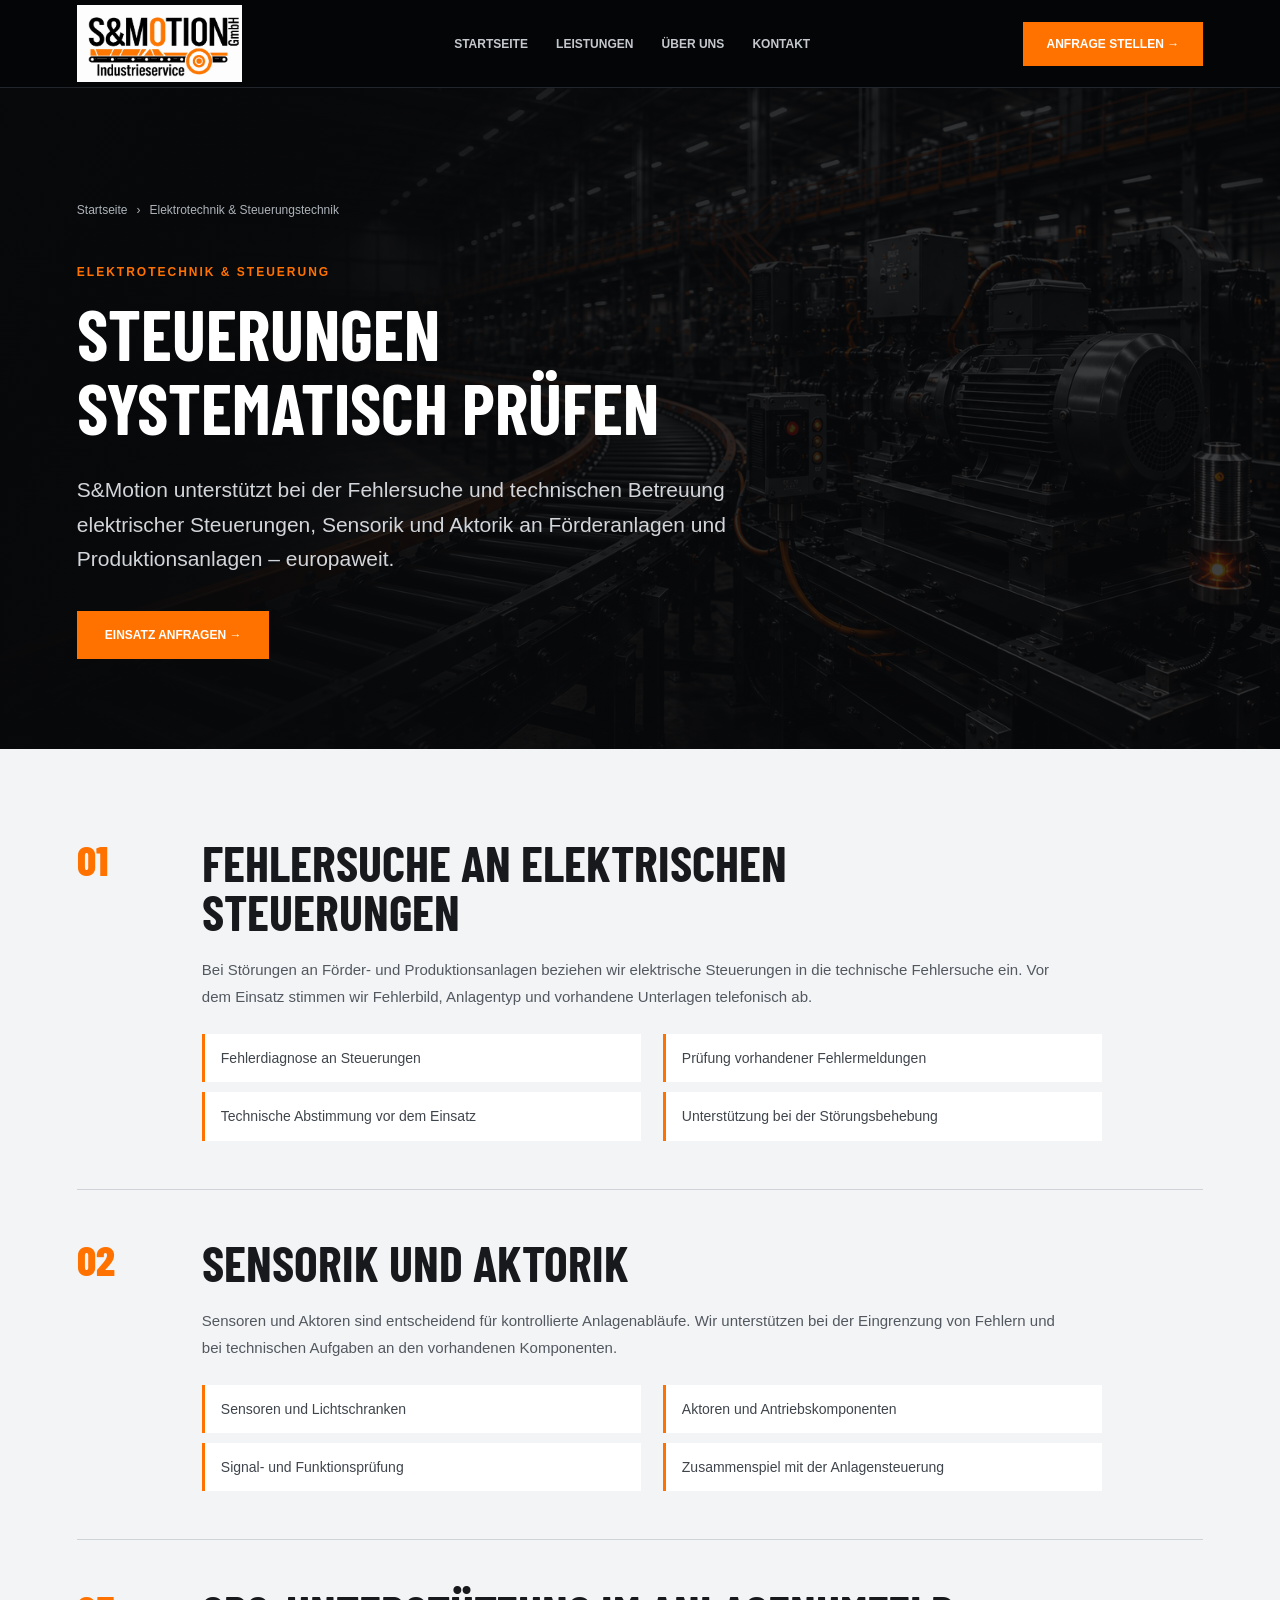
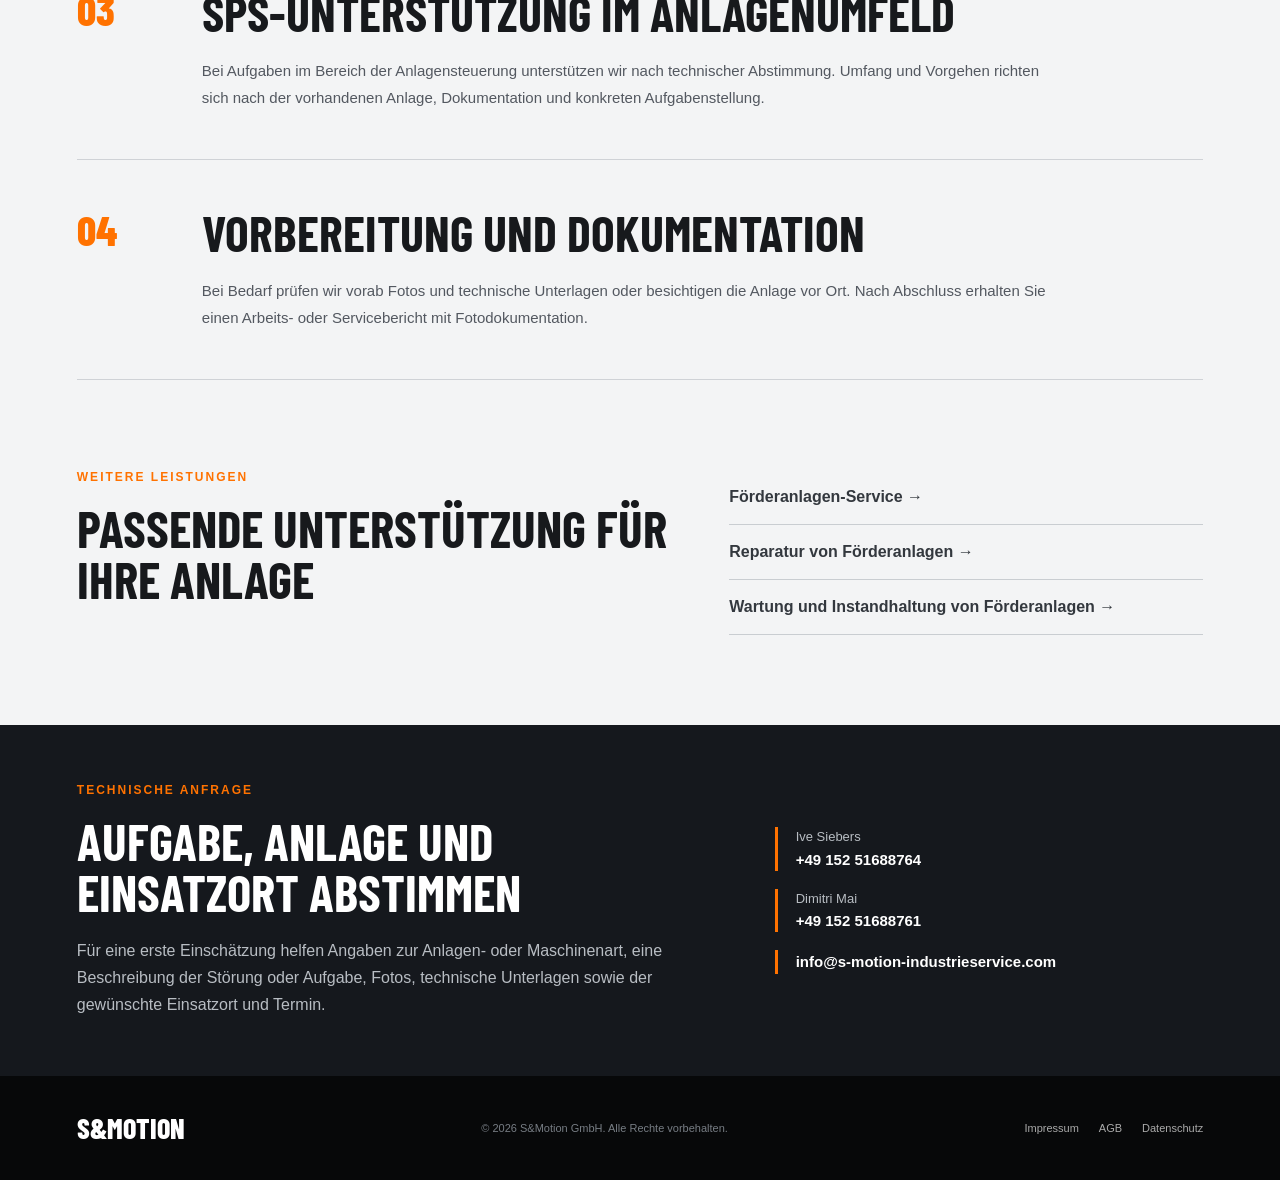
<file: elektrotechnik-steuerungstechnik.html>
<!DOCTYPE html>
<html lang="de">
<head>
<meta charset="UTF-8">
<meta name="viewport" content="width=device-width, initial-scale=1.0">
<title>Elektrotechnik &amp; Steuerungstechnik Service | S&amp;Motion</title>
<meta name="description" content="Service an elektrischen Steuerungen: Fehlersuche, Sensorik, Aktorik und SPS-Unterstützung für Industrie- und Förderanlagen – europaweit.">
<link rel="canonical" href="https://www.s-motion-industrieservice.com/elektrotechnik-steuerungstechnik.html">
<link rel="icon" type="image/png" sizes="512x512" href="/images/favicon.png">
<link rel="apple-touch-icon" href="/images/favicon.png">
<meta property="og:type" content="website">
<meta property="og:site_name" content="S&amp;Motion GmbH">
<meta property="og:locale" content="de_DE">
<meta property="og:title" content="Elektrotechnik & Steuerungstechnik Service | S&Motion">
<meta property="og:description" content="Service an elektrischen Steuerungen: Fehlersuche, Sensorik, Aktorik und SPS-Unterstützung für Industrie- und Förderanlagen – europaweit.">
<meta property="og:url" content="https://www.s-motion-industrieservice.com/elektrotechnik-steuerungstechnik.html">
<meta property="og:image" content="https://www.s-motion-industrieservice.com/images/industrie.jpg">
<link rel="stylesheet" href="style.css">
<script type="application/ld+json">
{"@context":"https://schema.org","@graph":[{"@type":"Service","name":"Elektrotechnik & Steuerungstechnik","provider":{"@type":"Organization","name":"S&Motion GmbH","url":"https://www.s-motion-industrieservice.com/"},"areaServed":"Europe","url":"https://www.s-motion-industrieservice.com/elektrotechnik-steuerungstechnik.html"},{"@type":"BreadcrumbList","itemListElement":[{"@type":"ListItem","position":1,"name":"Startseite","item":"https://www.s-motion-industrieservice.com/"},{"@type":"ListItem","position":2,"name":"Elektrotechnik & Steuerungstechnik","item":"https://www.s-motion-industrieservice.com/elektrotechnik-steuerungstechnik.html"}]}]}
</script>
</head>
<body>
<header class="header">
<a href="/" class="logo"><img src="images/logo.png" alt="S&Motion GmbH Industrieservice"></a>
<nav class="navigation detail-nav" id="main-navigation" aria-label="Hauptnavigation">
<a href="/">Startseite</a><a href="/#leistungen">Leistungen</a><a href="/#ueber-uns">Über uns</a><a href="/#kontakt">Kontakt</a>
</nav>
<button class="menu-toggle" type="button" aria-label="Menü öffnen" aria-expanded="false" aria-controls="main-navigation"><span></span><span></span><span></span></button>
<a href="/#kontakt" class="header-button">Anfrage stellen →</a>
</header>
<main class="service-detail">
<section class="detail-hero"><div class="detail-hero-inner"><nav class="breadcrumbs" aria-label="Brotkrümelnavigation"><a href="/">Startseite</a><span>›</span><span>Elektrotechnik & Steuerungstechnik</span></nav><p class="eyebrow">ELEKTROTECHNIK &amp; STEUERUNG</p><h1>STEUERUNGEN<br>SYSTEMATISCH PRÜFEN</h1><p class="detail-lead">S&amp;Motion unterstützt bei der Fehlersuche und technischen Betreuung elektrischer Steuerungen, Sensorik und Aktorik an Förderanlagen und Produktionsanlagen – europaweit.</p><a href="/#kontakt" class="button primary">Einsatz anfragen →</a></div></section>
<section class="detail-content" aria-label="Leistungsübersicht">
<article class="detail-block"><span class="detail-number">01</span><div><h2>FEHLERSUCHE AN ELEKTRISCHEN STEUERUNGEN</h2><p>Bei Störungen an Förder- und Produktionsanlagen beziehen wir elektrische Steuerungen in die technische Fehlersuche ein. Vor dem Einsatz stimmen wir Fehlerbild, Anlagentyp und vorhandene Unterlagen telefonisch ab.</p><ul><li>Fehlerdiagnose an Steuerungen</li><li>Prüfung vorhandener Fehlermeldungen</li><li>Technische Abstimmung vor dem Einsatz</li><li>Unterstützung bei der Störungsbehebung</li></ul></div></article>
<article class="detail-block"><span class="detail-number">02</span><div><h2>SENSORIK UND AKTORIK</h2><p>Sensoren und Aktoren sind entscheidend für kontrollierte Anlagenabläufe. Wir unterstützen bei der Eingrenzung von Fehlern und bei technischen Aufgaben an den vorhandenen Komponenten.</p><ul><li>Sensoren und Lichtschranken</li><li>Aktoren und Antriebskomponenten</li><li>Signal- und Funktionsprüfung</li><li>Zusammenspiel mit der Anlagensteuerung</li></ul></div></article>
<article class="detail-block"><span class="detail-number">03</span><div><h2>SPS-UNTERSTÜTZUNG IM ANLAGENUMFELD</h2><p>Bei Aufgaben im Bereich der Anlagensteuerung unterstützen wir nach technischer Abstimmung. Umfang und Vorgehen richten sich nach der vorhandenen Anlage, Dokumentation und konkreten Aufgabenstellung.</p></div></article>
<article class="detail-block"><span class="detail-number">04</span><div><h2>VORBEREITUNG UND DOKUMENTATION</h2><p>Bei Bedarf prüfen wir vorab Fotos und technische Unterlagen oder besichtigen die Anlage vor Ort. Nach Abschluss erhalten Sie einen Arbeits- oder Servicebericht mit Fotodokumentation.</p></div></article>
</section>
<section class="detail-related"><div><p class="eyebrow">WEITERE LEISTUNGEN</p><h2>PASSENDE UNTERSTÜTZUNG FÜR IHRE ANLAGE</h2></div><div class="detail-related-links"><a href="foerdertechnik-service.html">Förderanlagen-Service →</a><a href="foerderanlagen-reparatur.html">Reparatur von Förderanlagen →</a><a href="foerderanlagen-wartung.html">Wartung und Instandhaltung von Förderanlagen →</a></div></section>
<section class="detail-cta"><div><p class="eyebrow">TECHNISCHE ANFRAGE</p><h2>AUFGABE, ANLAGE UND EINSATZORT ABSTIMMEN</h2><p>Für eine erste Einschätzung helfen Angaben zur Anlagen- oder Maschinenart, eine Beschreibung der Störung oder Aufgabe, Fotos, technische Unterlagen sowie der gewünschte Einsatzort und Termin.</p></div><div><a href="tel:+4915251688764">Ive Siebers<br><strong>+49 152 51688764</strong></a><a href="tel:+4915251688761">Dimitri Mai<br><strong>+49 152 51688761</strong></a><a href="mailto:info@s-motion-industrieservice.com"><strong>info@s-motion-industrieservice.com</strong></a></div></section>
</main>
<footer><div class="footer-logo">S&amp;MOTION</div><p>© 2026 S&amp;Motion GmbH. Alle Rechte vorbehalten.</p><div class="footer-links"><a href="impressum.html">Impressum</a><a href="agb.html">AGB</a><a href="datenschutz.html">Datenschutz</a></div></footer>
<script>
const menuButton=document.querySelector('.menu-toggle');const navigation=document.querySelector('.navigation');
menuButton.addEventListener('click',()=>{const open=navigation.classList.toggle('active');menuButton.classList.toggle('active',open);menuButton.setAttribute('aria-expanded',String(open));menuButton.setAttribute('aria-label',open?'Menü schließen':'Menü öffnen')});
document.querySelectorAll('.navigation a').forEach(link=>link.addEventListener('click',()=>{navigation.classList.remove('active');menuButton.classList.remove('active');menuButton.setAttribute('aria-expanded','false')}));
</script>
</body></html>
</file>
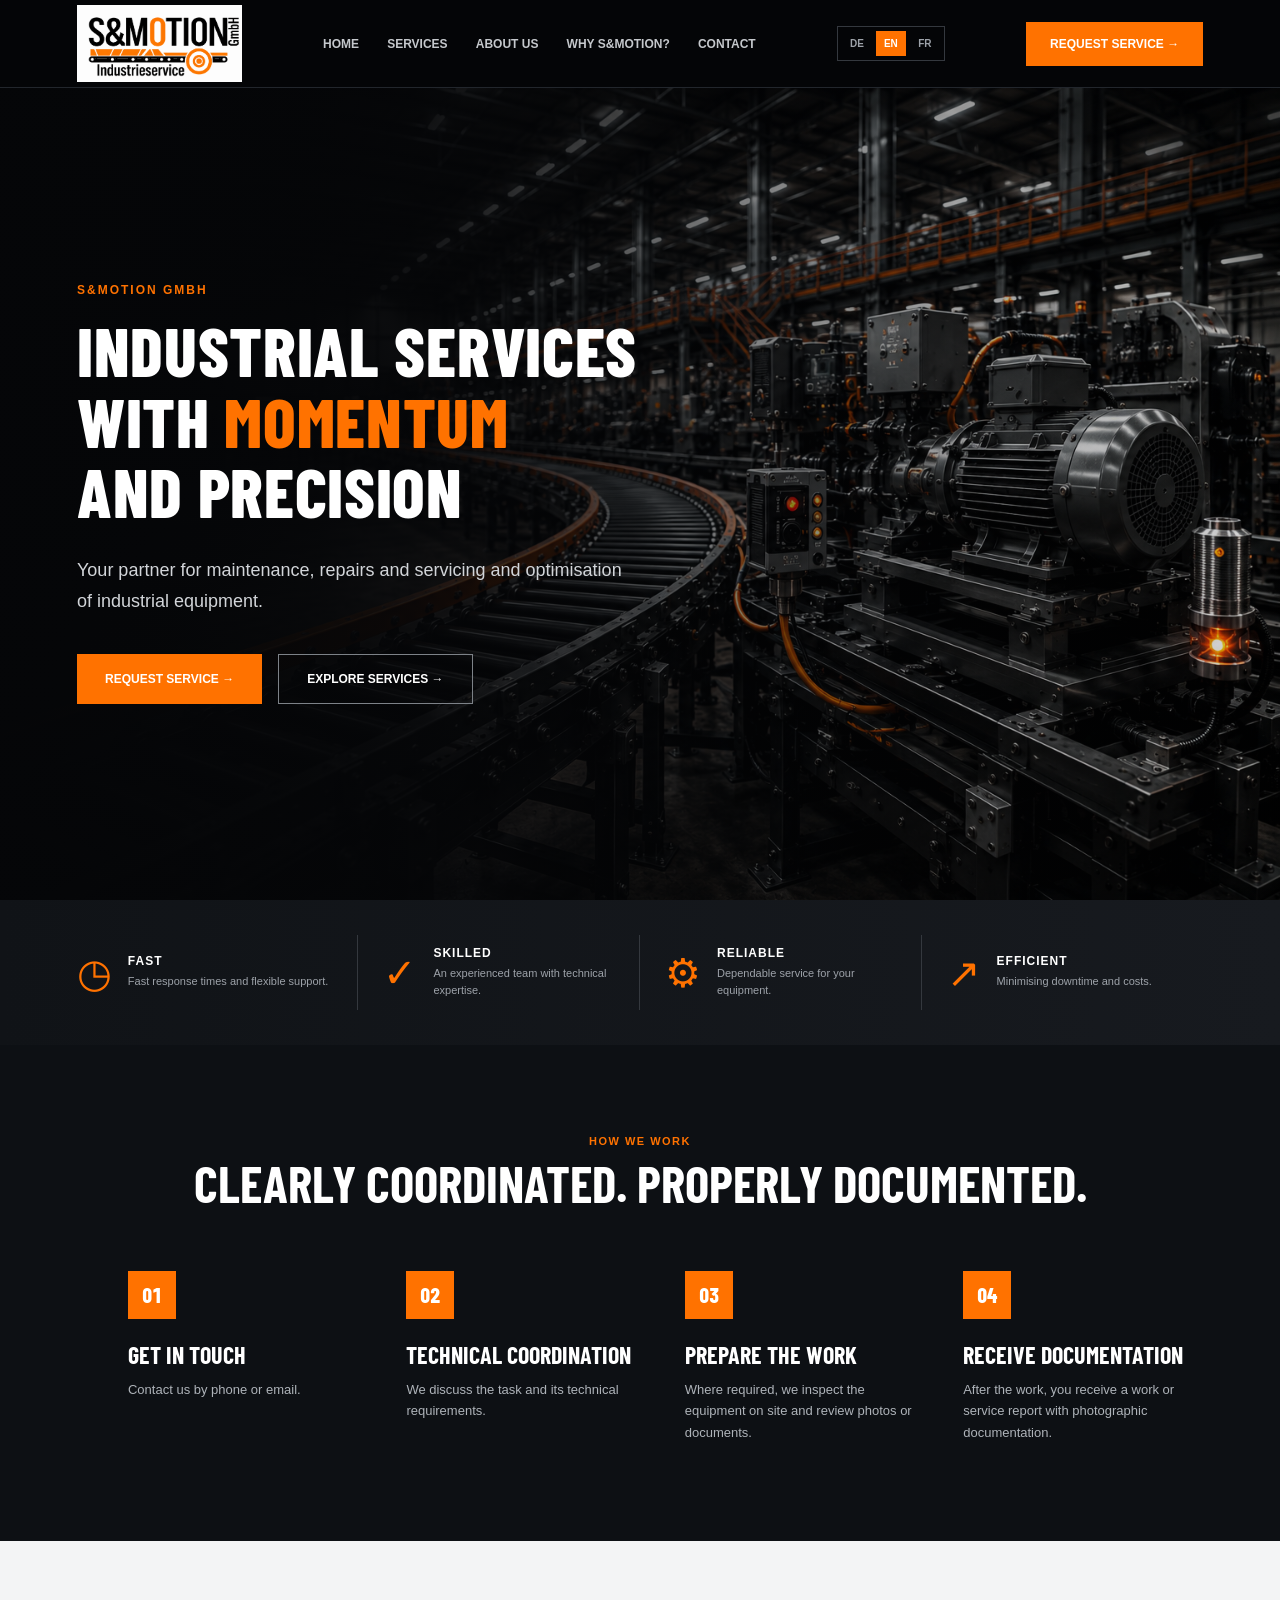
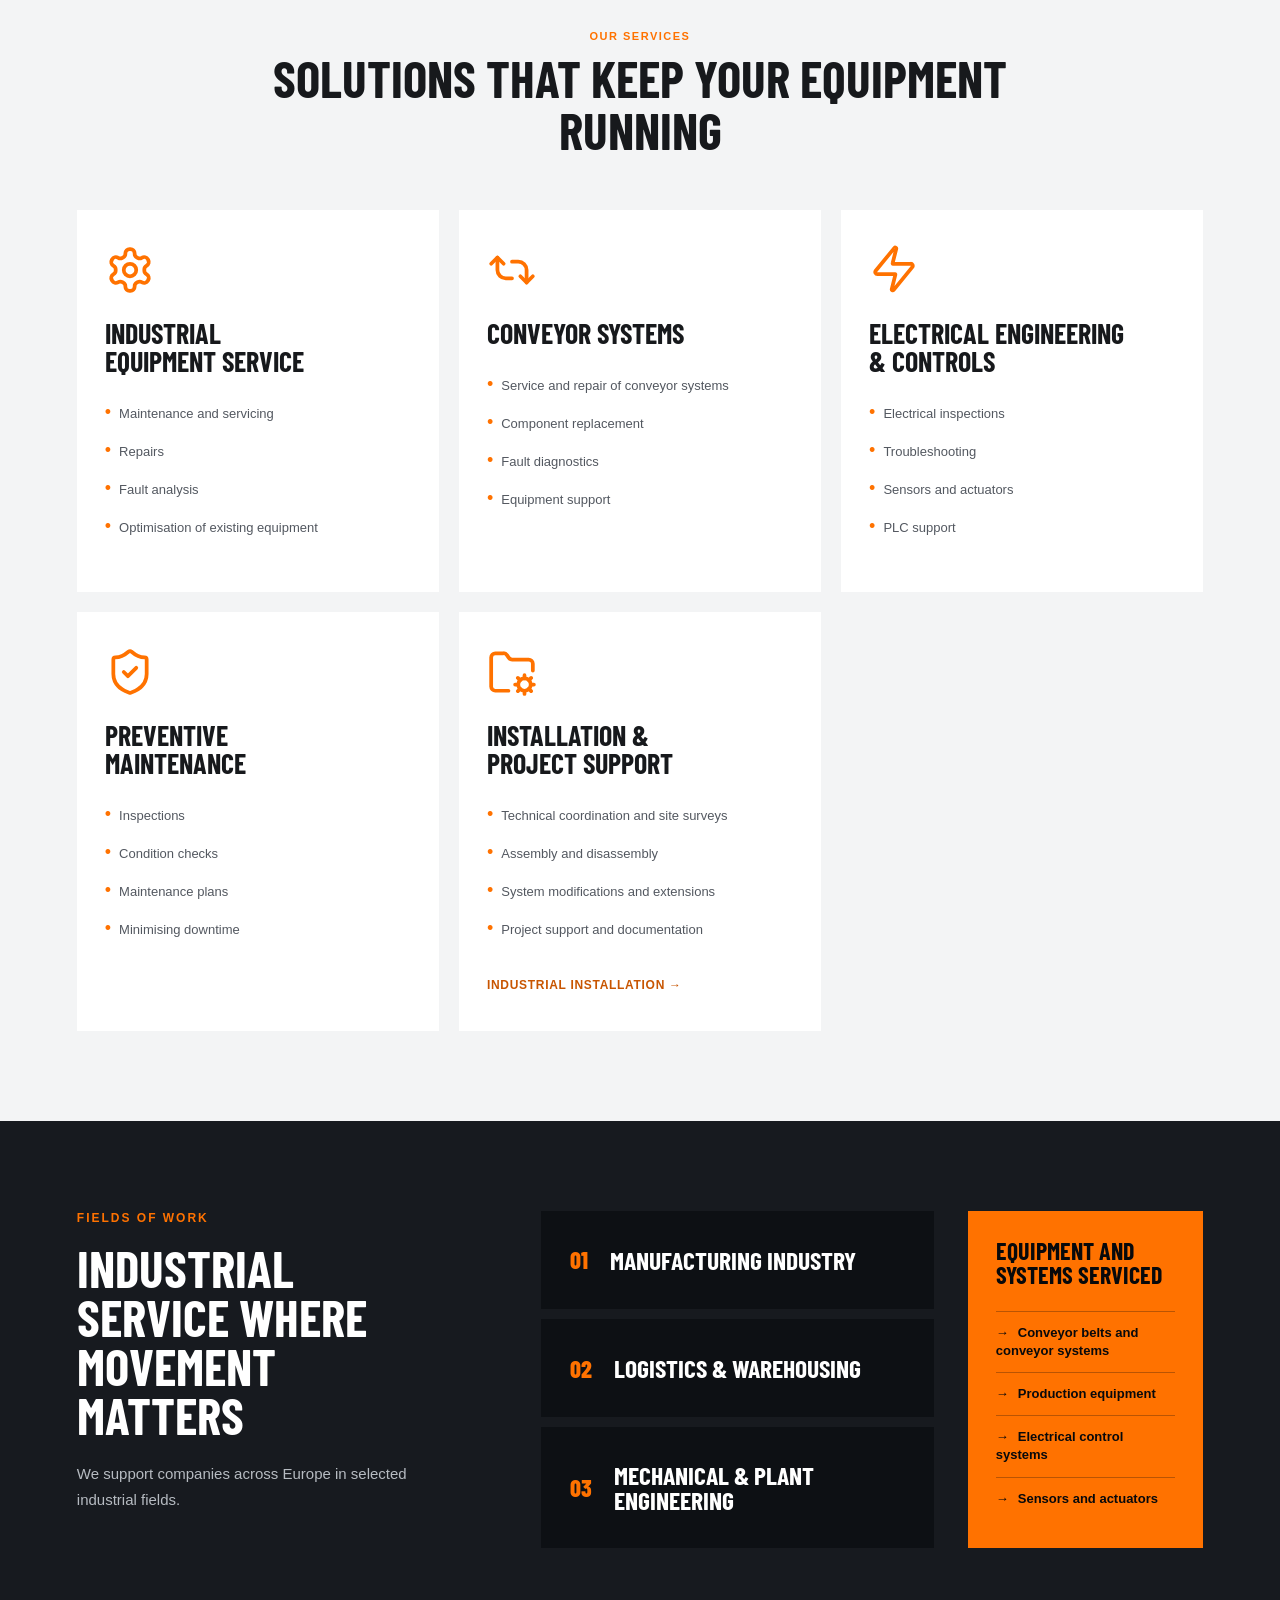
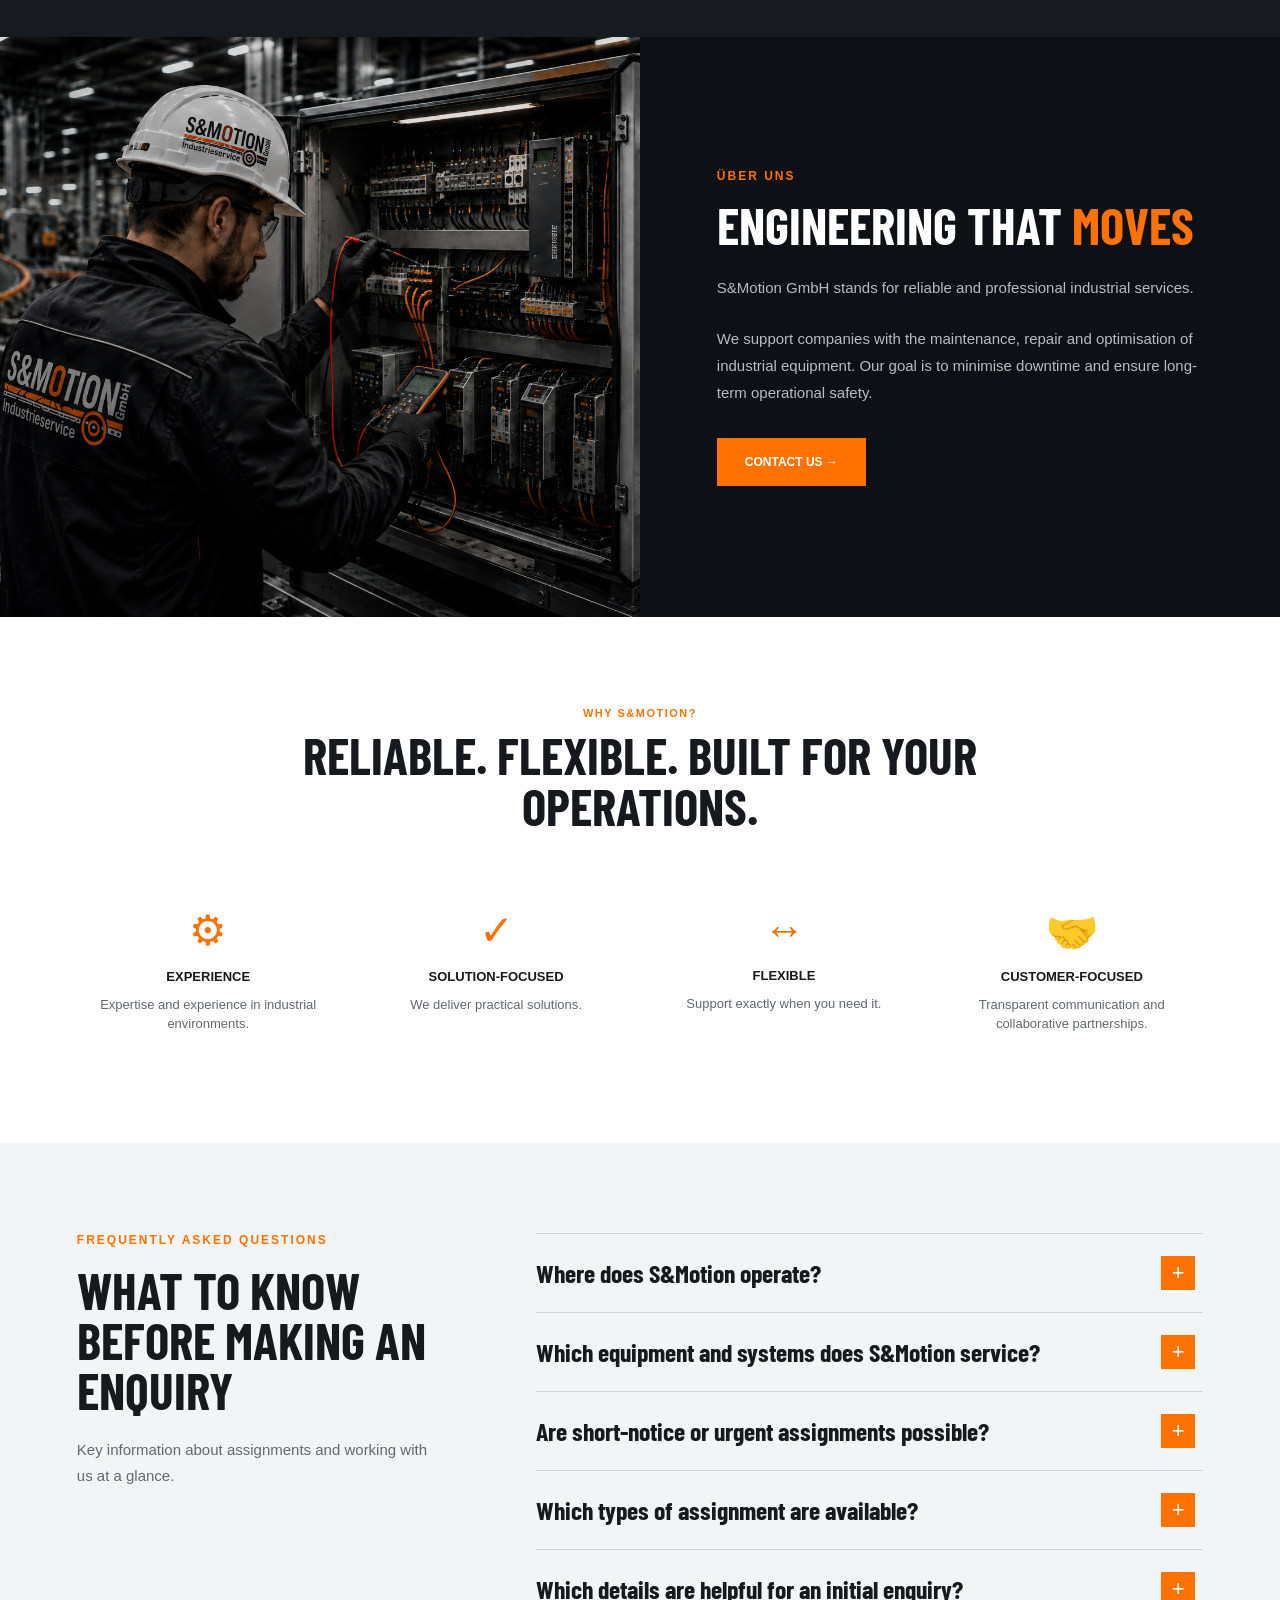
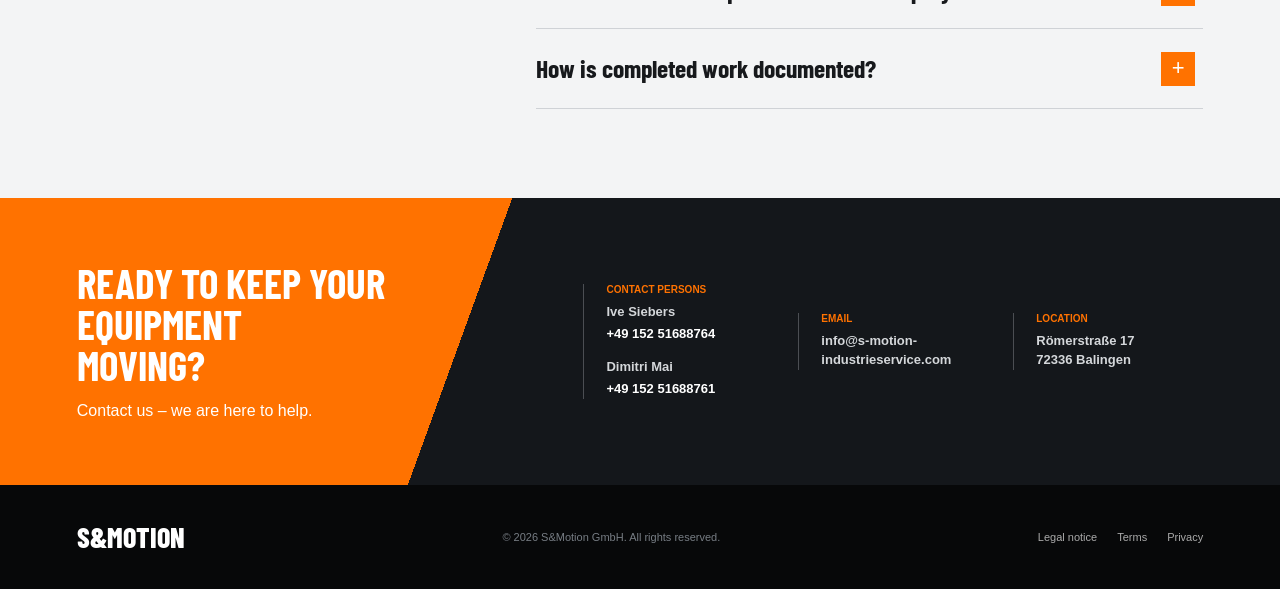
<file: en.html>
<!DOCTYPE html>
<html lang="en">
<head>
    <meta charset="UTF-8">
    <meta name="viewport" content="width=device-width, initial-scale=1.0">

    <title>S&Motion GmbH | Industrial Services</title>

    <meta name="description" content="S&Motion GmbH – Your partner for professional industrial services, conveyor systems, maintenance and electrical engineering.">

    <link rel="canonical" href="https://www.s-motion-industrieservice.com/en.html">
    <link rel="icon" type="image/png" sizes="512x512" href="/images/favicon.png">
    <link rel="apple-touch-icon" href="/images/favicon.png">
    <meta property="og:type" content="website">
    <meta property="og:site_name" content="S&amp;Motion GmbH">
    <meta property="og:locale" content="en_GB">
    <meta property="og:title" content="S&amp;Motion GmbH | Industrial Services">
    <meta property="og:description" content="S&amp;Motion GmbH – Your partner for professional industrial services, conveyor systems, maintenance and electrical engineering.">
    <meta property="og:url" content="https://www.s-motion-industrieservice.com/en.html">
    <meta property="og:image" content="https://www.s-motion-industrieservice.com/images/industrie.jpg">
    <meta name="twitter:card" content="summary_large_image">

    <link rel="alternate" hreflang="de" href="https://www.s-motion-industrieservice.com/">
    <link rel="alternate" hreflang="en" href="https://www.s-motion-industrieservice.com/en.html">
    <link rel="alternate" hreflang="fr" href="https://www.s-motion-industrieservice.com/fr.html">
    <link rel="alternate" hreflang="x-default" href="https://www.s-motion-industrieservice.com/">

    <link rel="stylesheet" href="style.css">
</head>

<body>

    <!-- NAVIGATION -->
    <header class="header">

      <a href="#start" class="logo">
    <img src="images/logo.png" alt="S&Motion GmbH Industrieservice">
</a>

        <nav class="navigation" id="main-navigation" aria-label="Main navigation">
            <a href="#start">Home</a>
            <a href="#leistungen">Services</a>
            <a href="#ueber-uns">About us</a>
            <a href="#warum">Why S&Motion?</a>
            <a href="#kontakt">Contact</a>
        </nav>
        <button class="menu-toggle" type="button" aria-label="Open menu" aria-expanded="false" aria-controls="main-navigation">
    <span></span>
    <span></span>
    <span></span>
</button>

        <div class="language-switcher" aria-label="Select language">
            <a href="index.html" lang="de">DE</a>
            <a href="en.html" lang="en" aria-current="page">EN</a>
            <a href="fr.html" lang="fr">FR</a>
        </div>

        <a href="#kontakt" class="header-button">
            Request service →
        </a>

    </header>


    <!-- HERO -->
    <main>

        <section id="start" class="hero">

            <div class="hero-overlay"></div>

            <div class="hero-content">

                <p class="eyebrow">S&MOTION GMBH</p>

                <h1>
                    INDUSTRIAL SERVICES<br>
                    WITH <span>MOMENTUM</span><br>
                    AND PRECISION
                </h1>

                <p class="hero-description">
                    Your partner for maintenance, repairs and servicing
                    and optimisation of industrial equipment.
                </p>

                <div class="hero-buttons">
                    <a href="#kontakt" class="button primary">
                        Request service →
                    </a>

                    <a href="#leistungen" class="button secondary">
                        Explore services →
                    </a>
                </div>

            </div>

        </section>


        <!-- VORTEILE -->
        <section class="advantages">

            <div class="advantage">
                <div class="icon">◷</div>
                <div>
                    <h3>FAST</h3>
                    <p>Fast response times and flexible support.</p>
                </div>
            </div>

            <div class="advantage">
                <div class="icon">✓</div>
                <div>
                    <h3>SKILLED</h3>
                    <p>An experienced team with technical expertise.</p>
                </div>
            </div>

            <div class="advantage">
                <div class="icon">⚙</div>
                <div>
                    <h3>RELIABLE</h3>
                    <p>Dependable service for your equipment.</p>
                </div>
            </div>

            <div class="advantage">
                <div class="icon">↗</div>
                <div>
                    <h3>EFFICIENT</h3>
                    <p>Minimising downtime and costs.</p>
                </div>
            </div>

        </section>



        <!-- PROCESS -->
        <section class="process" aria-labelledby="process-title">
            <div class="section-heading">
                <p>HOW WE WORK</p>
                <h2 id="process-title">CLEARLY COORDINATED. PROPERLY DOCUMENTED.</h2>
            </div>
            <ol class="process-grid">
                <li>
                    <span class="process-number">01</span>
                    <h3>GET IN TOUCH</h3>
                    <p>Contact us by phone or email.</p>
                </li>
                <li>
                    <span class="process-number">02</span>
                    <h3>TECHNICAL COORDINATION</h3>
                    <p>We discuss the task and its technical requirements.</p>
                </li>
                <li>
                    <span class="process-number">03</span>
                    <h3>PREPARE THE WORK</h3>
                    <p>Where required, we inspect the equipment on site and review photos or documents.</p>
                </li>
                <li>
                    <span class="process-number">04</span>
                    <h3>RECEIVE DOCUMENTATION</h3>
                    <p>After the work, you receive a work or service report with photographic documentation.</p>
                </li>
            </ol>
        </section>

        <!-- LEISTUNGEN -->
        <section id="leistungen" class="services">

            <div class="section-heading">

                <p>OUR SERVICES</p>

                <h2>
                    SOLUTIONS THAT KEEP YOUR EQUIPMENT RUNNING
                </h2>

            </div>


            <div class="service-grid">


                <article class="service-card">

                    <div class="service-icon" aria-hidden="true"><svg viewBox="0 0 24 24" focusable="false"><path d="M12.22 2h-.44a2 2 0 0 0-2 2v.18a2 2 0 0 1-1 1.73l-.43.25a2 2 0 0 1-2 0l-.15-.08a2 2 0 0 0-2.73.73l-.22.38a2 2 0 0 0 .73 2.73l.15.1a2 2 0 0 1 1 1.72v.51a2 2 0 0 1-1 1.74l-.15.09a2 2 0 0 0-.73 2.73l.22.38a2 2 0 0 0 2.73.73l.15-.08a2 2 0 0 1 2 0l.43.25a2 2 0 0 1 1 1.73V20a2 2 0 0 0 2 2h.44a2 2 0 0 0 2-2v-.18a2 2 0 0 1 1-1.73l.43-.25a2 2 0 0 1 2 0l.15.08a2 2 0 0 0 2.73-.73l.22-.38a2 2 0 0 0-.73-2.73l-.15-.09a2 2 0 0 1-1-1.74v-.51a2 2 0 0 1 1-1.74l.15-.09a2 2 0 0 0 .73-2.73l-.22-.38a2 2 0 0 0-2.73-.73l-.15.08a2 2 0 0 1-2 0l-.43-.25a2 2 0 0 1-1-1.73V4a2 2 0 0 0-2-2z"/><circle cx="12" cy="12" r="3"/></svg></div>

                    <h3>INDUSTRIAL<br>EQUIPMENT SERVICE</h3>

                    <ul>
                        <li>Maintenance and servicing</li>
                        <li>Repairs</li>
                        <li>Fault analysis</li>
                        <li>Optimisation of existing equipment</li>
                    </ul>

                </article>


                <article class="service-card featured">

                    <div class="service-icon" aria-hidden="true"><svg viewBox="0 0 24 24" focusable="false"><path d="m2 9 3-3 3 3"/><path d="M5 6v6a4 4 0 0 0 4 4h3"/><path d="m22 15-3 3-3-3"/><path d="M19 18v-6a4 4 0 0 0-4-4h-3"/></svg></div>

                    <h3>CONVEYOR SYSTEMS</h3>

                    <ul>
                        <li>Service and repair of conveyor systems</li>
                        <li>Component replacement</li>
                        <li>Fault diagnostics</li>
                        <li>Equipment support</li>
                    </ul>

                </article>


                <article class="service-card">

                    <div class="service-icon" aria-hidden="true"><svg viewBox="0 0 24 24" focusable="false"><path d="M4 14a1 1 0 0 1-.78-1.63l9-11a.5.5 0 0 1 .87.43l-1.7 6.74A1 1 0 0 0 11.36 9H20a1 1 0 0 1 .78 1.63l-9 11a.5.5 0 0 1-.87-.43l1.7-6.74A1 1 0 0 0 12.64 14z"/></svg></div>

                    <h3>ELECTRICAL ENGINEERING<br>& CONTROLS</h3>

                    <ul>
                        <li>Electrical inspections</li>
                        <li>Troubleshooting</li>
                        <li>Sensors and actuators</li>
                        <li>PLC support</li>
                    </ul>

                </article>


                <article class="service-card">

                    <div class="service-icon" aria-hidden="true"><svg viewBox="0 0 24 24" focusable="false"><path d="M20 13c0 5-3.5 7.5-7.66 8.95a1 1 0 0 1-.67-.01C7.5 20.5 4 18 4 13V6a1 1 0 0 1 1-1c2 0 4.5-1.2 6.24-2.72a1.17 1.17 0 0 1 1.52 0C14.51 3.81 17 5 19 5a1 1 0 0 1 1 1z"/><path d="m9 12 2 2 4-4"/></svg></div>

                    <h3>PREVENTIVE<br>MAINTENANCE</h3>

                    <ul>
                        <li>Inspections</li>
                        <li>Condition checks</li>
                        <li>Maintenance plans</li>
                        <li>Minimising downtime</li>
                    </ul>

                </article>


                <article class="service-card">

                    <div class="service-icon" aria-hidden="true">
                        <svg viewBox="0 0 24 24" focusable="false"><path d="M10.3 21H4a2 2 0 0 1-2-2V5a2 2 0 0 1 2-2h3.9a2 2 0 0 1 1.69.9l.81 1.2a2 2 0 0 0 1.67.9H20a2 2 0 0 1 2 2v3.3"/><circle cx="18" cy="18" r="3"/><path d="M18 13.5v1.5M18 21v1.5M13.5 18H15M21 18h1.5M14.82 14.82l1.06 1.06M20.12 20.12l1.06 1.06M14.82 21.18l1.06-1.06M20.12 15.88l1.06-1.06"/></svg>
                    </div>

                    <h3>INSTALLATION &amp;<br>PROJECT SUPPORT</h3>

                    <ul>
                        <li>Technical coordination and site surveys</li>
                        <li>Assembly and disassembly</li>
                        <li>System modifications and extensions</li>
                        <li>Project support and documentation</li>
                    </ul>
                    <a class="service-link" href="industrieanlagen-montage.html">Industrial installation →</a>

                </article>


            </div>

        </section>



        <!-- SECTORS -->
        <section class="sectors" aria-labelledby="sectors-title">
            <div class="sectors-intro">
                <p class="eyebrow">FIELDS OF WORK</p>
                <h2 id="sectors-title">INDUSTRIAL SERVICE WHERE MOVEMENT MATTERS</h2>
                <p>We support companies across Europe in selected industrial fields.</p>
            </div>
            <div class="sectors-content">
                <div class="sector-list" aria-label="Industries">
                    <article><span>01</span><h3>MANUFACTURING INDUSTRY</h3></article>
                    <article><span>02</span><h3>LOGISTICS &amp; WAREHOUSING</h3></article>
                    <article><span>03</span><h3>MECHANICAL &amp; PLANT ENGINEERING</h3></article>
                </div>
                <div class="systems">
                    <h3>EQUIPMENT AND SYSTEMS SERVICED</h3>
                    <ul>
                        <li>Conveyor belts and conveyor systems</li>
                        <li>Production equipment</li>
                        <li>Electrical control systems</li>
                        <li>Sensors and actuators</li>
                    </ul>
                </div>
            </div>
        </section>

        <!-- ÜBER UNS -->
        <section id="ueber-uns" class="about">

            <div class="about-image"></div>

            <div class="about-content">

                <p class="eyebrow">ÜBER UNS</p>

                <h2>
                    ENGINEERING THAT <span>MOVES</span>
                </h2>

                <p>
                    S&Motion GmbH stands for reliable and
                    professional industrial services.
                </p>

                <p>
                    We support companies with the maintenance,
                    repair and optimisation of industrial equipment.
                    Our goal is to minimise downtime and
                    ensure long-term operational safety.
                </p>

                <a href="#kontakt" class="button primary">
                    Contact us →
                </a>

            </div>

        </section>


        <!-- WARUM -->
        <section id="warum" class="why">

            <div class="section-heading">

                <p>WHY S&MOTION?</p>

                <h2>
                    RELIABLE. FLEXIBLE. BUILT FOR YOUR OPERATIONS.
                </h2>

            </div>


            <div class="why-grid">

                <div>
                    <span>⚙</span>
                    <h3>EXPERIENCE</h3>
                    <p>Expertise and experience in industrial environments.</p>
                </div>

                <div>
                    <span>✓</span>
                    <h3>SOLUTION-FOCUSED</h3>
                    <p>We deliver practical solutions.</p>
                </div>

                <div>
                    <span>↔</span>
                    <h3>FLEXIBLE</h3>
                    <p>Support exactly when you need it.</p>
                </div>

                <div>
                    <span>🤝</span>
                    <h3>CUSTOMER-FOCUSED</h3>
                    <p>Transparent communication and collaborative partnerships.</p>
                </div>

            </div>

        </section>



        <!-- FAQ -->
        <section class="faq" aria-labelledby="faq-title">
            <div class="faq-intro">
                <p class="eyebrow">FREQUENTLY ASKED QUESTIONS</p>
                <h2 id="faq-title">WHAT TO KNOW BEFORE MAKING AN ENQUIRY</h2>
                <p>Key information about assignments and working with us at a glance.</p>
            </div>
            <div class="faq-list">
                <details>
                    <summary>Where does S&amp;Motion operate?</summary>
                    <p>We undertake assignments across Europe. Location, scope and timing are agreed individually.</p>
                </details>
                <details>
                    <summary>Which equipment and systems does S&amp;Motion service?</summary>
                    <p>We service conveyor belts and conveyor systems, production equipment, electrical control systems, sensors and actuators.</p>
                </details>
                <details>
                    <summary>Are short-notice or urgent assignments possible?</summary>
                    <p>Yes, short-notice and urgent assignments are possible subject to availability. Please contact us by phone or email.</p>
                </details>
                <details>
                    <summary>Which types of assignment are available?</summary>
                    <p>We provide individual repair and service assignments, regular maintenance and longer-term equipment support.</p>
                </details>
                <details>
                    <summary>Which details are helpful for an initial enquiry?</summary>
                    <p>Please provide the type of equipment or machine, a description of the fault or task, available photos and technical documents, and your preferred location and date.</p>
                </details>
                <details>
                    <summary>How is completed work documented?</summary>
                    <p>After completion, you receive a work or service report with photographic documentation.</p>
                </details>
            </div>
        </section>

        <!-- KONTAKT -->
        <section id="kontakt" class="contact">

            <div class="contact-title">

                <h2>
                    READY TO KEEP YOUR EQUIPMENT<br>
                    MOVING?
                </h2>

                <p>
                    Contact us – we are here to help.
                </p>

            </div>


            <div class="contact-information">

                <div>
                    <span>CONTACT PERSONS</span>
                    <strong class="contact-person">
                        Ive Siebers
                        <a href="tel:+4915251688764">+49 152 51688764</a>
                    </strong>
                    <strong class="contact-person">
                        Dimitri Mai
                        <a href="tel:+4915251688761">+49 152 51688761</a>
                    </strong>
                </div>

                <div>
                    <span>EMAIL</span>
                    <strong><a href="mailto:info@s-motion-industrieservice.com">info@s-motion-industrieservice.com</a></strong>
                </div>

                <div>
                    <span>LOCATION</span>
                    <strong>Römerstraße 17<br>72336 Balingen</strong>
                </div>

            </div>

        </section>

    </main>


    <!-- FOOTER -->
    <footer>

        <div class="footer-logo">
            S&MOTION
        </div>

        <p>
            © 2026 S&Motion GmbH. All rights reserved.
        </p>

        <div class="footer-links">
            <a href="impressum.html">Legal notice</a>
            <a href="agb.html">Terms</a>
            <a href="datenschutz.html">Privacy</a>
        </div>

    </footer>

    <script>
    const menuButton = document.querySelector('.menu-toggle');
    const navigation = document.querySelector('.navigation');

    menuButton.addEventListener('click', () => {
        const isOpen = navigation.classList.toggle('active');
        menuButton.classList.toggle('active', isOpen);
        menuButton.setAttribute('aria-expanded', String(isOpen));
        menuButton.setAttribute('aria-label', isOpen ? 'Close menu' : 'Open menu');
    });

    document.querySelectorAll('.navigation a').forEach(link => {
        link.addEventListener('click', () => {
            navigation.classList.remove('active');
            menuButton.classList.remove('active');
            menuButton.setAttribute('aria-expanded', 'false');
            menuButton.setAttribute('aria-label', 'Open menu');
        });
    });

    document.addEventListener('keydown', event => {
        if (event.key === 'Escape') {
            navigation.classList.remove('active');
            menuButton.classList.remove('active');
            menuButton.setAttribute('aria-expanded', 'false');
            menuButton.setAttribute('aria-label', 'Open menu');
        }
    });
</script>
</body>
</html>
</file>
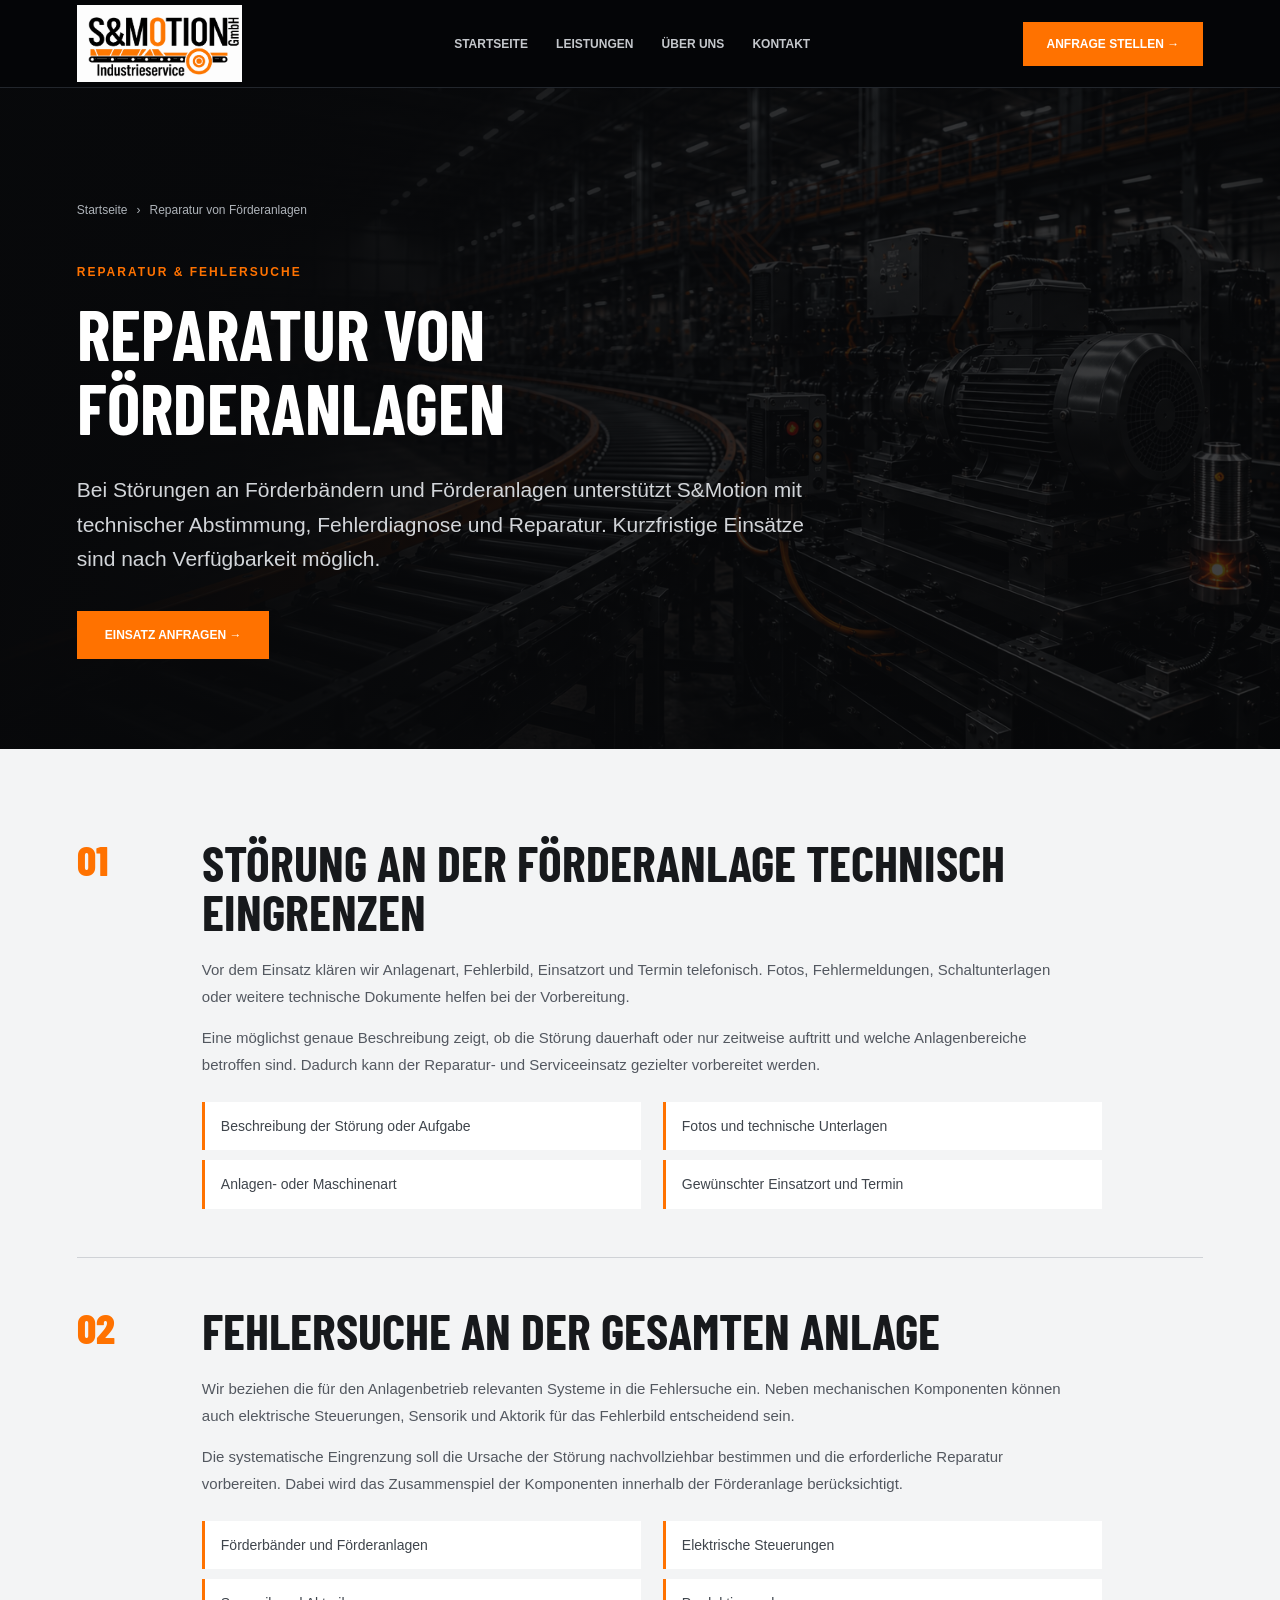
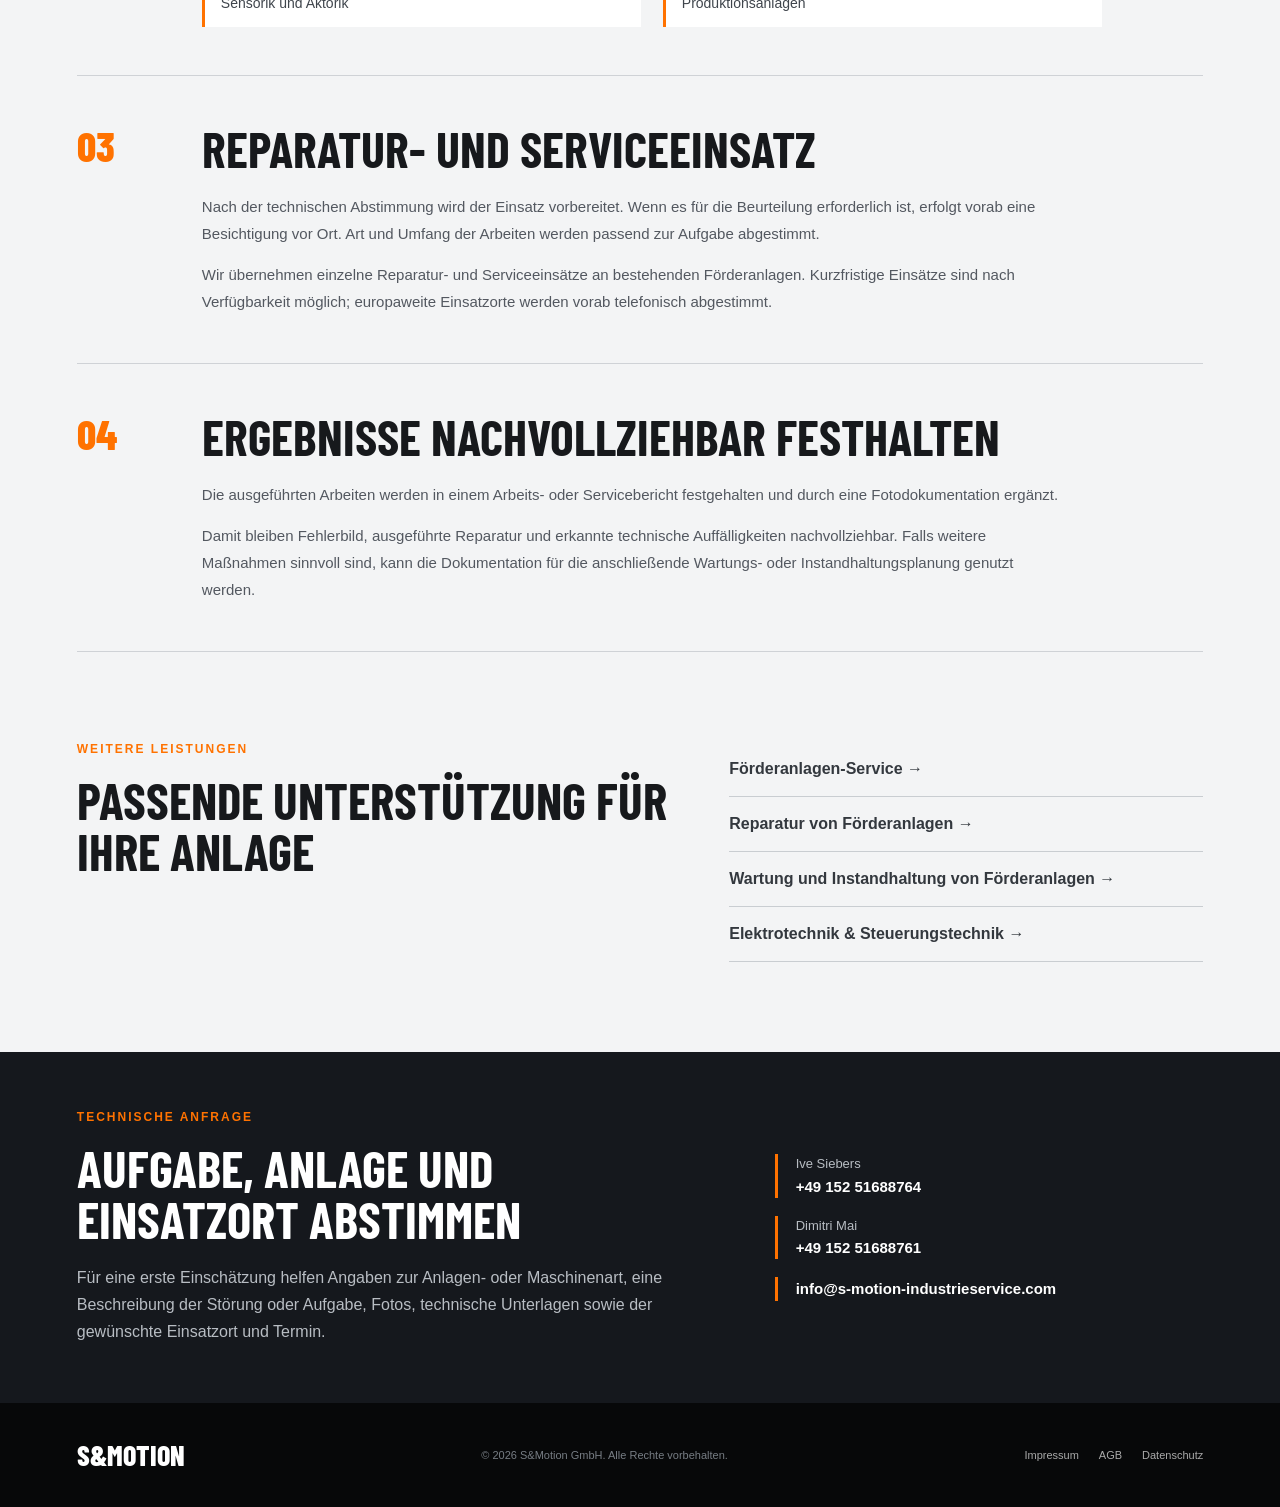
<file: foerderanlagen-reparatur.html>
<!DOCTYPE html>
<html lang="de">
<head>
<meta charset="UTF-8">
<meta name="viewport" content="width=device-width, initial-scale=1.0">
<title>Reparatur von Förderanlagen & Fehlersuche | S&Motion</title>
<meta name="description" content="Europaweite Reparatur von Förderanlagen: technische Fehlersuche an Förderbändern, Steuerungen, Sensorik und Aktorik. Kurzfristig nach Verfügbarkeit.">
<link rel="canonical" href="https://www.s-motion-industrieservice.com/foerderanlagen-reparatur.html">
<link rel="icon" type="image/png" sizes="512x512" href="/images/favicon.png">
<link rel="apple-touch-icon" href="/images/favicon.png">
<meta property="og:type" content="website">
<meta property="og:site_name" content="S&amp;Motion GmbH">
<meta property="og:locale" content="de_DE">
<meta property="og:title" content="Reparatur von Förderanlagen &amp; Fehlersuche | S&amp;Motion">
<meta property="og:description" content="Europaweite Reparatur von Förderanlagen: technische Fehlersuche an Förderbändern, Steuerungen, Sensorik und Aktorik. Kurzfristig nach Verfügbarkeit.">
<meta property="og:url" content="https://www.s-motion-industrieservice.com/foerderanlagen-reparatur.html">
<meta property="og:image" content="https://www.s-motion-industrieservice.com/images/industrie.jpg">
<link rel="stylesheet" href="style.css">
<script type="application/ld+json">
{"@context":"https://schema.org","@graph":[{"@type":"Service","name":"Reparatur von Förderanlagen","serviceType":["Förderanlagen-Reparatur","Reparatur von Förderanlagen","Fehlersuche an Förderanlagen"],"provider":{"@type":"Organization","name":"S&Motion GmbH","url":"https://www.s-motion-industrieservice.com/"},"areaServed":"Europe","url":"https://www.s-motion-industrieservice.com/foerderanlagen-reparatur.html"},{"@type":"BreadcrumbList","itemListElement":[{"@type":"ListItem","position":1,"name":"Startseite","item":"https://www.s-motion-industrieservice.com/"},{"@type":"ListItem","position":2,"name":"Reparatur von Förderanlagen","item":"https://www.s-motion-industrieservice.com/foerderanlagen-reparatur.html"}]}]}
</script>
</head>
<body>
<header class="header">
<a href="/" class="logo"><img src="images/logo.png" alt="S&Motion GmbH Industrieservice"></a>
<nav class="navigation detail-nav" id="main-navigation" aria-label="Hauptnavigation">
<a href="/">Startseite</a><a href="/#leistungen">Leistungen</a><a href="/#ueber-uns">Über uns</a><a href="/#kontakt">Kontakt</a>
</nav>
<button class="menu-toggle" type="button" aria-label="Menü öffnen" aria-expanded="false" aria-controls="main-navigation"><span></span><span></span><span></span></button>
<a href="/#kontakt" class="header-button">Anfrage stellen →</a>
</header>
<main class="service-detail">
<section class="detail-hero"><div class="detail-hero-inner"><nav class="breadcrumbs" aria-label="Brotkrümelnavigation"><a href="/">Startseite</a><span>›</span><span>Reparatur von Förderanlagen</span></nav><p class="eyebrow">REPARATUR &amp; FEHLERSUCHE</p><h1>REPARATUR VON<br>FÖRDERANLAGEN</h1><p class="detail-lead">Bei Störungen an Förderbändern und Förderanlagen unterstützt S&Motion mit technischer Abstimmung, Fehlerdiagnose und Reparatur. Kurzfristige Einsätze sind nach Verfügbarkeit möglich.</p><a href="/#kontakt" class="button primary">Einsatz anfragen →</a></div></section>
<section class="detail-content" aria-label="Leistungsübersicht"><article class="detail-block"><span class="detail-number">01</span><div><h2>STÖRUNG AN DER FÖRDERANLAGE TECHNISCH EINGRENZEN</h2><p>Vor dem Einsatz klären wir Anlagenart, Fehlerbild, Einsatzort und Termin telefonisch. Fotos, Fehlermeldungen, Schaltunterlagen oder weitere technische Dokumente helfen bei der Vorbereitung.</p><p>Eine möglichst genaue Beschreibung zeigt, ob die Störung dauerhaft oder nur zeitweise auftritt und welche Anlagenbereiche betroffen sind. Dadurch kann der Reparatur- und Serviceeinsatz gezielter vorbereitet werden.</p><ul><li>Beschreibung der Störung oder Aufgabe</li><li>Fotos und technische Unterlagen</li><li>Anlagen- oder Maschinenart</li><li>Gewünschter Einsatzort und Termin</li></ul></div></article><article class="detail-block"><span class="detail-number">02</span><div><h2>FEHLERSUCHE AN DER GESAMTEN ANLAGE</h2><p>Wir beziehen die für den Anlagenbetrieb relevanten Systeme in die Fehlersuche ein. Neben mechanischen Komponenten können auch elektrische Steuerungen, Sensorik und Aktorik für das Fehlerbild entscheidend sein.</p><p>Die systematische Eingrenzung soll die Ursache der Störung nachvollziehbar bestimmen und die erforderliche Reparatur vorbereiten. Dabei wird das Zusammenspiel der Komponenten innerhalb der Förderanlage berücksichtigt.</p><ul><li>Förderbänder und Förderanlagen</li><li>Elektrische Steuerungen</li><li>Sensorik und Aktorik</li><li>Produktionsanlagen</li></ul></div></article><article class="detail-block"><span class="detail-number">03</span><div><h2>REPARATUR- UND SERVICEEINSATZ</h2><p>Nach der technischen Abstimmung wird der Einsatz vorbereitet. Wenn es für die Beurteilung erforderlich ist, erfolgt vorab eine Besichtigung vor Ort. Art und Umfang der Arbeiten werden passend zur Aufgabe abgestimmt.</p><p>Wir übernehmen einzelne Reparatur- und Serviceeinsätze an bestehenden Förderanlagen. Kurzfristige Einsätze sind nach Verfügbarkeit möglich; europaweite Einsatzorte werden vorab telefonisch abgestimmt.</p></div></article><article class="detail-block"><span class="detail-number">04</span><div><h2>ERGEBNISSE NACHVOLLZIEHBAR FESTHALTEN</h2><p>Die ausgeführten Arbeiten werden in einem Arbeits- oder Servicebericht festgehalten und durch eine Fotodokumentation ergänzt.</p><p>Damit bleiben Fehlerbild, ausgeführte Reparatur und erkannte technische Auffälligkeiten nachvollziehbar. Falls weitere Maßnahmen sinnvoll sind, kann die Dokumentation für die anschließende Wartungs- oder Instandhaltungsplanung genutzt werden.</p></div></article></section>
<section class="detail-related"><div><p class="eyebrow">WEITERE LEISTUNGEN</p><h2>PASSENDE UNTERSTÜTZUNG FÜR IHRE ANLAGE</h2></div><div class="detail-related-links"><a href="foerdertechnik-service.html">Förderanlagen-Service →</a><a href="foerderanlagen-reparatur.html">Reparatur von Förderanlagen →</a><a href="foerderanlagen-wartung.html">Wartung und Instandhaltung von Förderanlagen →</a><a href="elektrotechnik-steuerungstechnik.html">Elektrotechnik &amp; Steuerungstechnik →</a></div></section>
<section class="detail-cta"><div><p class="eyebrow">TECHNISCHE ANFRAGE</p><h2>AUFGABE, ANLAGE UND EINSATZORT ABSTIMMEN</h2><p>Für eine erste Einschätzung helfen Angaben zur Anlagen- oder Maschinenart, eine Beschreibung der Störung oder Aufgabe, Fotos, technische Unterlagen sowie der gewünschte Einsatzort und Termin.</p></div><div><a href="tel:+4915251688764">Ive Siebers<br><strong>+49 152 51688764</strong></a><a href="tel:+4915251688761">Dimitri Mai<br><strong>+49 152 51688761</strong></a><a href="mailto:info@s-motion-industrieservice.com"><strong>info@s-motion-industrieservice.com</strong></a></div></section>
</main>
<footer><div class="footer-logo">S&amp;MOTION</div><p>© 2026 S&amp;Motion GmbH. Alle Rechte vorbehalten.</p><div class="footer-links"><a href="impressum.html">Impressum</a><a href="agb.html">AGB</a><a href="datenschutz.html">Datenschutz</a></div></footer>
<script>
const menuButton=document.querySelector('.menu-toggle');const navigation=document.querySelector('.navigation');
menuButton.addEventListener('click',()=>{const open=navigation.classList.toggle('active');menuButton.classList.toggle('active',open);menuButton.setAttribute('aria-expanded',String(open));menuButton.setAttribute('aria-label',open?'Menü schließen':'Menü öffnen')});
document.querySelectorAll('.navigation a').forEach(link=>link.addEventListener('click',()=>{navigation.classList.remove('active');menuButton.classList.remove('active');menuButton.setAttribute('aria-expanded','false')}));
</script>
</body></html>
</file>
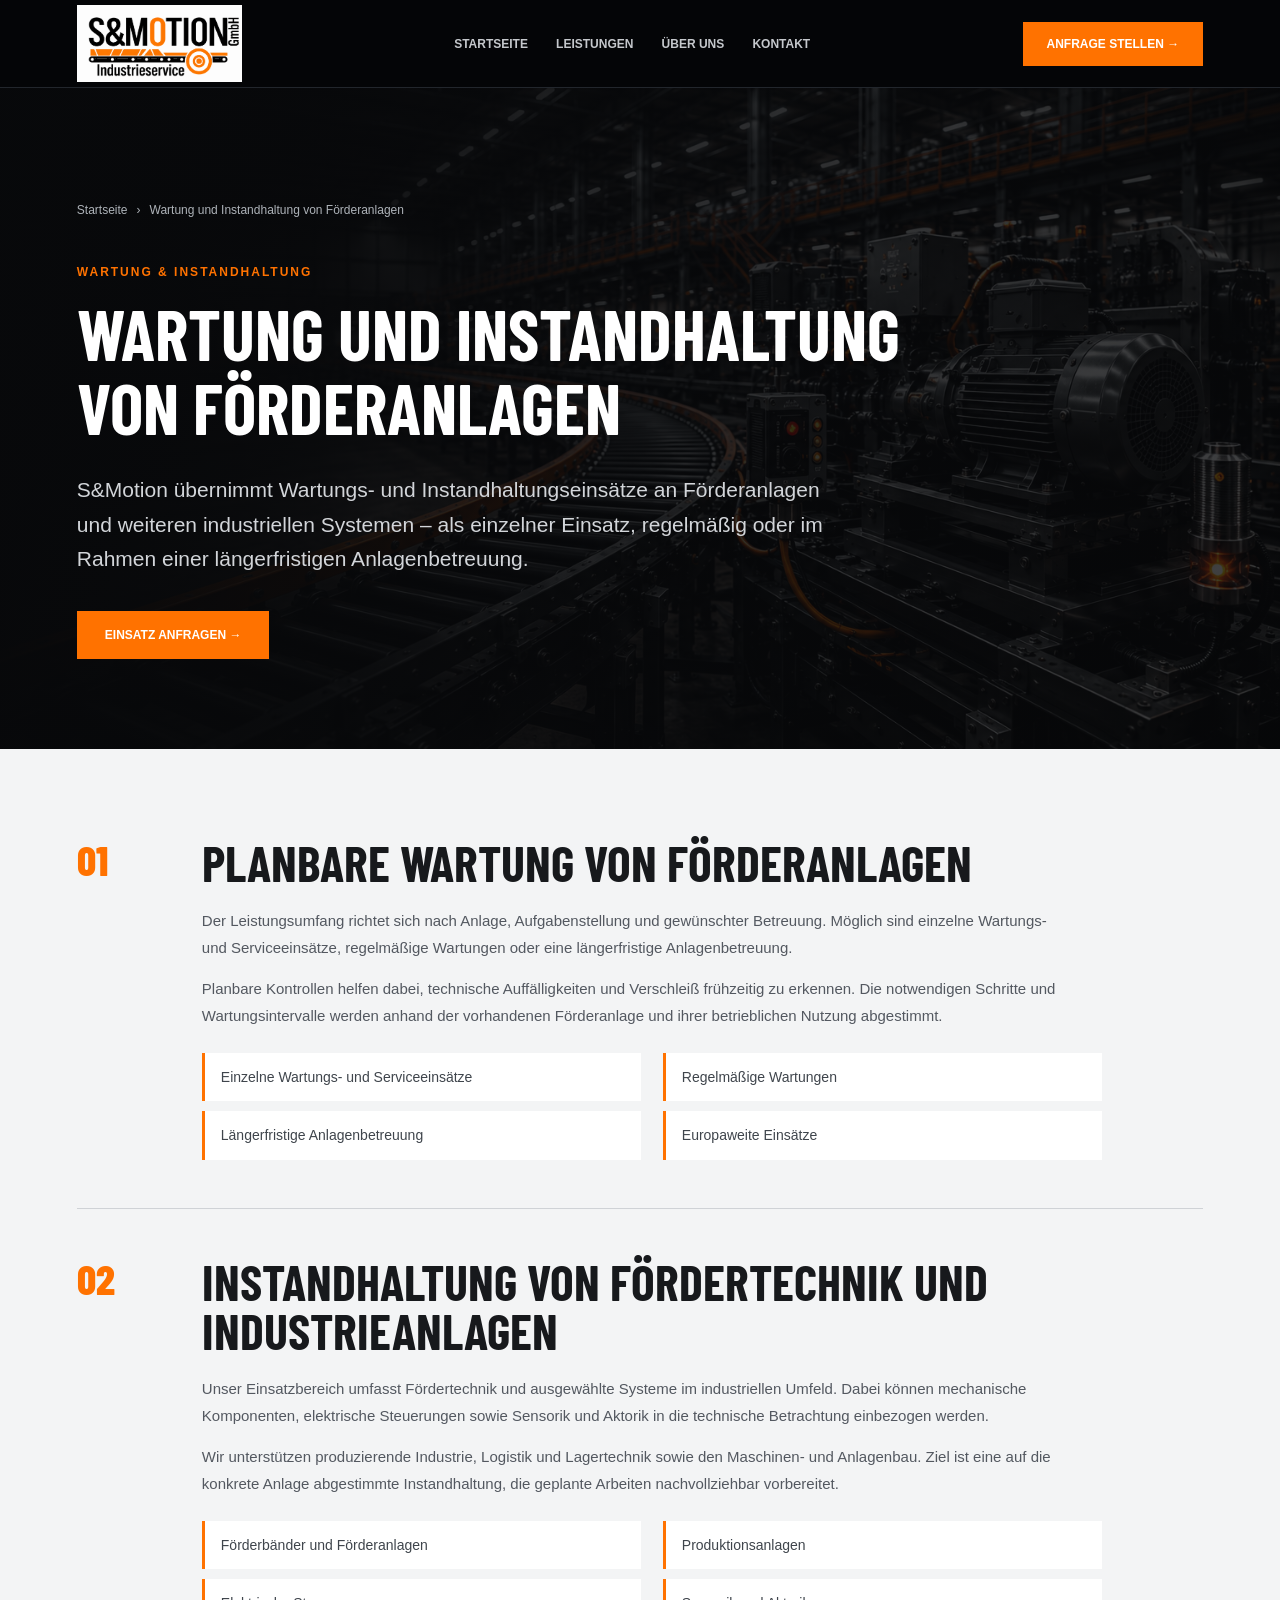
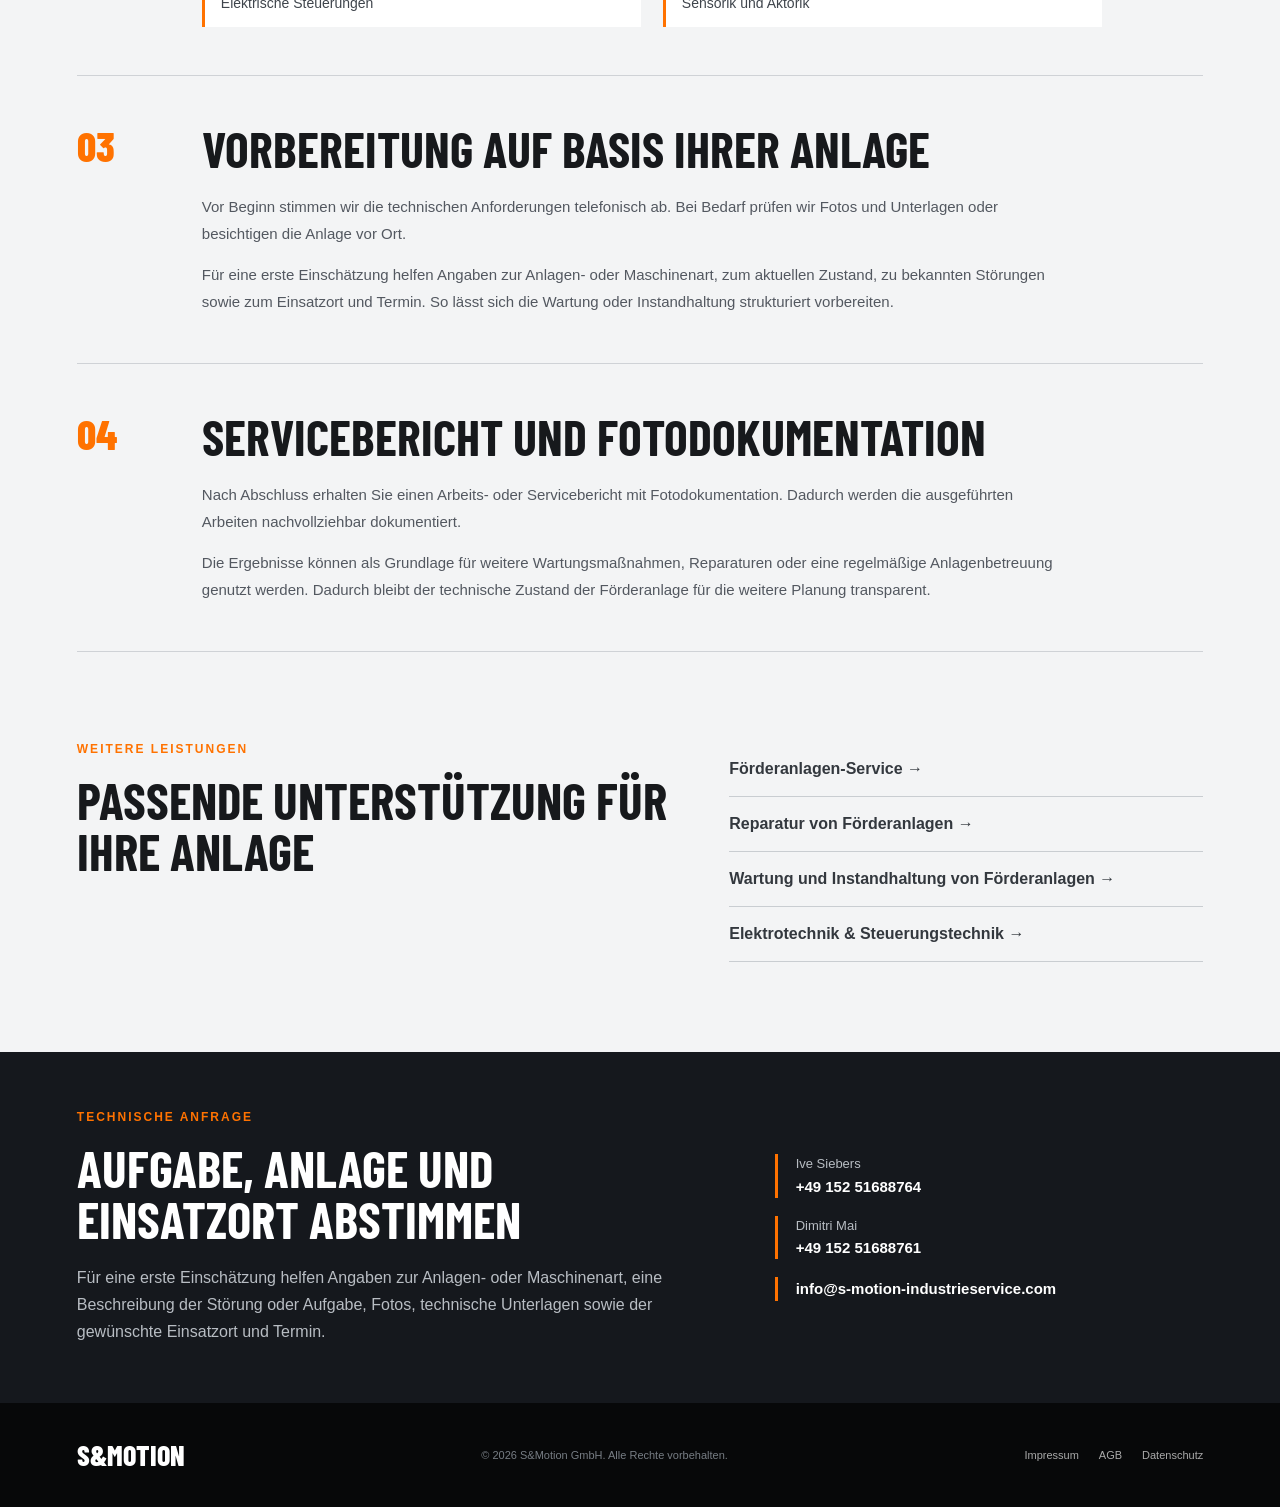
<file: foerderanlagen-wartung.html>
<!DOCTYPE html>
<html lang="de">
<head>
<meta charset="UTF-8">
<meta name="viewport" content="width=device-width, initial-scale=1.0">
<title>Wartung & Instandhaltung von Förderanlagen | S&Motion</title>
<meta name="description" content="Europaweite Wartung und Instandhaltung von Förderanlagen: Inspektion, Zustandskontrolle, planbare Serviceeinsätze und dokumentierte Anlagenbetreuung.">
<link rel="canonical" href="https://www.s-motion-industrieservice.com/foerderanlagen-wartung.html">
<link rel="icon" type="image/png" sizes="512x512" href="/images/favicon.png">
<link rel="apple-touch-icon" href="/images/favicon.png">
<meta property="og:type" content="website">
<meta property="og:site_name" content="S&amp;Motion GmbH">
<meta property="og:locale" content="de_DE">
<meta property="og:title" content="Wartung &amp; Instandhaltung von Förderanlagen | S&amp;Motion">
<meta property="og:description" content="Europaweite Wartung und Instandhaltung von Förderanlagen: Inspektion, Zustandskontrolle, planbare Serviceeinsätze und dokumentierte Anlagenbetreuung.">
<meta property="og:url" content="https://www.s-motion-industrieservice.com/foerderanlagen-wartung.html">
<meta property="og:image" content="https://www.s-motion-industrieservice.com/images/industrie.jpg">
<link rel="stylesheet" href="style.css">
<script type="application/ld+json">
{"@context":"https://schema.org","@graph":[{"@type":"Service","name":"Wartung und Instandhaltung von Förderanlagen","serviceType":["Förderanlagen-Wartung","Wartung von Förderanlagen","Förderanlagen-Instandhaltung","Instandhaltung von Förderanlagen"],"provider":{"@type":"Organization","name":"S&Motion GmbH","url":"https://www.s-motion-industrieservice.com/"},"areaServed":"Europe","url":"https://www.s-motion-industrieservice.com/foerderanlagen-wartung.html"},{"@type":"BreadcrumbList","itemListElement":[{"@type":"ListItem","position":1,"name":"Startseite","item":"https://www.s-motion-industrieservice.com/"},{"@type":"ListItem","position":2,"name":"Wartung und Instandhaltung von Förderanlagen","item":"https://www.s-motion-industrieservice.com/foerderanlagen-wartung.html"}]}]}
</script>
</head>
<body>
<header class="header">
<a href="/" class="logo"><img src="images/logo.png" alt="S&Motion GmbH Industrieservice"></a>
<nav class="navigation detail-nav" id="main-navigation" aria-label="Hauptnavigation">
<a href="/">Startseite</a><a href="/#leistungen">Leistungen</a><a href="/#ueber-uns">Über uns</a><a href="/#kontakt">Kontakt</a>
</nav>
<button class="menu-toggle" type="button" aria-label="Menü öffnen" aria-expanded="false" aria-controls="main-navigation"><span></span><span></span><span></span></button>
<a href="/#kontakt" class="header-button">Anfrage stellen →</a>
</header>
<main class="service-detail">
<section class="detail-hero"><div class="detail-hero-inner"><nav class="breadcrumbs" aria-label="Brotkrümelnavigation"><a href="/">Startseite</a><span>›</span><span>Wartung und Instandhaltung von Förderanlagen</span></nav><p class="eyebrow">WARTUNG &amp; INSTANDHALTUNG</p><h1>WARTUNG UND INSTANDHALTUNG<br>VON FÖRDERANLAGEN</h1><p class="detail-lead">S&Motion übernimmt Wartungs- und Instandhaltungseinsätze an Förderanlagen und weiteren industriellen Systemen – als einzelner Einsatz, regelmäßig oder im Rahmen einer längerfristigen Anlagenbetreuung.</p><a href="/#kontakt" class="button primary">Einsatz anfragen →</a></div></section>
<section class="detail-content" aria-label="Leistungsübersicht"><article class="detail-block"><span class="detail-number">01</span><div><h2>PLANBARE WARTUNG VON FÖRDERANLAGEN</h2><p>Der Leistungsumfang richtet sich nach Anlage, Aufgabenstellung und gewünschter Betreuung. Möglich sind einzelne Wartungs- und Serviceeinsätze, regelmäßige Wartungen oder eine längerfristige Anlagenbetreuung.</p><p>Planbare Kontrollen helfen dabei, technische Auffälligkeiten und Verschleiß frühzeitig zu erkennen. Die notwendigen Schritte und Wartungsintervalle werden anhand der vorhandenen Förderanlage und ihrer betrieblichen Nutzung abgestimmt.</p><ul><li>Einzelne Wartungs- und Serviceeinsätze</li><li>Regelmäßige Wartungen</li><li>Längerfristige Anlagenbetreuung</li><li>Europaweite Einsätze</li></ul></div></article><article class="detail-block"><span class="detail-number">02</span><div><h2>INSTANDHALTUNG VON FÖRDERTECHNIK UND INDUSTRIEANLAGEN</h2><p>Unser Einsatzbereich umfasst Fördertechnik und ausgewählte Systeme im industriellen Umfeld. Dabei können mechanische Komponenten, elektrische Steuerungen sowie Sensorik und Aktorik in die technische Betrachtung einbezogen werden.</p><p>Wir unterstützen produzierende Industrie, Logistik und Lagertechnik sowie den Maschinen- und Anlagenbau. Ziel ist eine auf die konkrete Anlage abgestimmte Instandhaltung, die geplante Arbeiten nachvollziehbar vorbereitet.</p><ul><li>Förderbänder und Förderanlagen</li><li>Produktionsanlagen</li><li>Elektrische Steuerungen</li><li>Sensorik und Aktorik</li></ul></div></article><article class="detail-block"><span class="detail-number">03</span><div><h2>VORBEREITUNG AUF BASIS IHRER ANLAGE</h2><p>Vor Beginn stimmen wir die technischen Anforderungen telefonisch ab. Bei Bedarf prüfen wir Fotos und Unterlagen oder besichtigen die Anlage vor Ort.</p><p>Für eine erste Einschätzung helfen Angaben zur Anlagen- oder Maschinenart, zum aktuellen Zustand, zu bekannten Störungen sowie zum Einsatzort und Termin. So lässt sich die Wartung oder Instandhaltung strukturiert vorbereiten.</p></div></article><article class="detail-block"><span class="detail-number">04</span><div><h2>SERVICEBERICHT UND FOTODOKUMENTATION</h2><p>Nach Abschluss erhalten Sie einen Arbeits- oder Servicebericht mit Fotodokumentation. Dadurch werden die ausgeführten Arbeiten nachvollziehbar dokumentiert.</p><p>Die Ergebnisse können als Grundlage für weitere Wartungsmaßnahmen, Reparaturen oder eine regelmäßige Anlagenbetreuung genutzt werden. Dadurch bleibt der technische Zustand der Förderanlage für die weitere Planung transparent.</p></div></article></section>
<section class="detail-related"><div><p class="eyebrow">WEITERE LEISTUNGEN</p><h2>PASSENDE UNTERSTÜTZUNG FÜR IHRE ANLAGE</h2></div><div class="detail-related-links"><a href="foerdertechnik-service.html">Förderanlagen-Service →</a><a href="foerderanlagen-reparatur.html">Reparatur von Förderanlagen →</a><a href="foerderanlagen-wartung.html">Wartung und Instandhaltung von Förderanlagen →</a><a href="elektrotechnik-steuerungstechnik.html">Elektrotechnik &amp; Steuerungstechnik →</a></div></section>
<section class="detail-cta"><div><p class="eyebrow">TECHNISCHE ANFRAGE</p><h2>AUFGABE, ANLAGE UND EINSATZORT ABSTIMMEN</h2><p>Für eine erste Einschätzung helfen Angaben zur Anlagen- oder Maschinenart, eine Beschreibung der Störung oder Aufgabe, Fotos, technische Unterlagen sowie der gewünschte Einsatzort und Termin.</p></div><div><a href="tel:+4915251688764">Ive Siebers<br><strong>+49 152 51688764</strong></a><a href="tel:+4915251688761">Dimitri Mai<br><strong>+49 152 51688761</strong></a><a href="mailto:info@s-motion-industrieservice.com"><strong>info@s-motion-industrieservice.com</strong></a></div></section>
</main>
<footer><div class="footer-logo">S&amp;MOTION</div><p>© 2026 S&amp;Motion GmbH. Alle Rechte vorbehalten.</p><div class="footer-links"><a href="impressum.html">Impressum</a><a href="agb.html">AGB</a><a href="datenschutz.html">Datenschutz</a></div></footer>
<script>
const menuButton=document.querySelector('.menu-toggle');const navigation=document.querySelector('.navigation');
menuButton.addEventListener('click',()=>{const open=navigation.classList.toggle('active');menuButton.classList.toggle('active',open);menuButton.setAttribute('aria-expanded',String(open));menuButton.setAttribute('aria-label',open?'Menü schließen':'Menü öffnen')});
document.querySelectorAll('.navigation a').forEach(link=>link.addEventListener('click',()=>{navigation.classList.remove('active');menuButton.classList.remove('active');menuButton.setAttribute('aria-expanded','false')}));
</script>
</body></html>
</file>
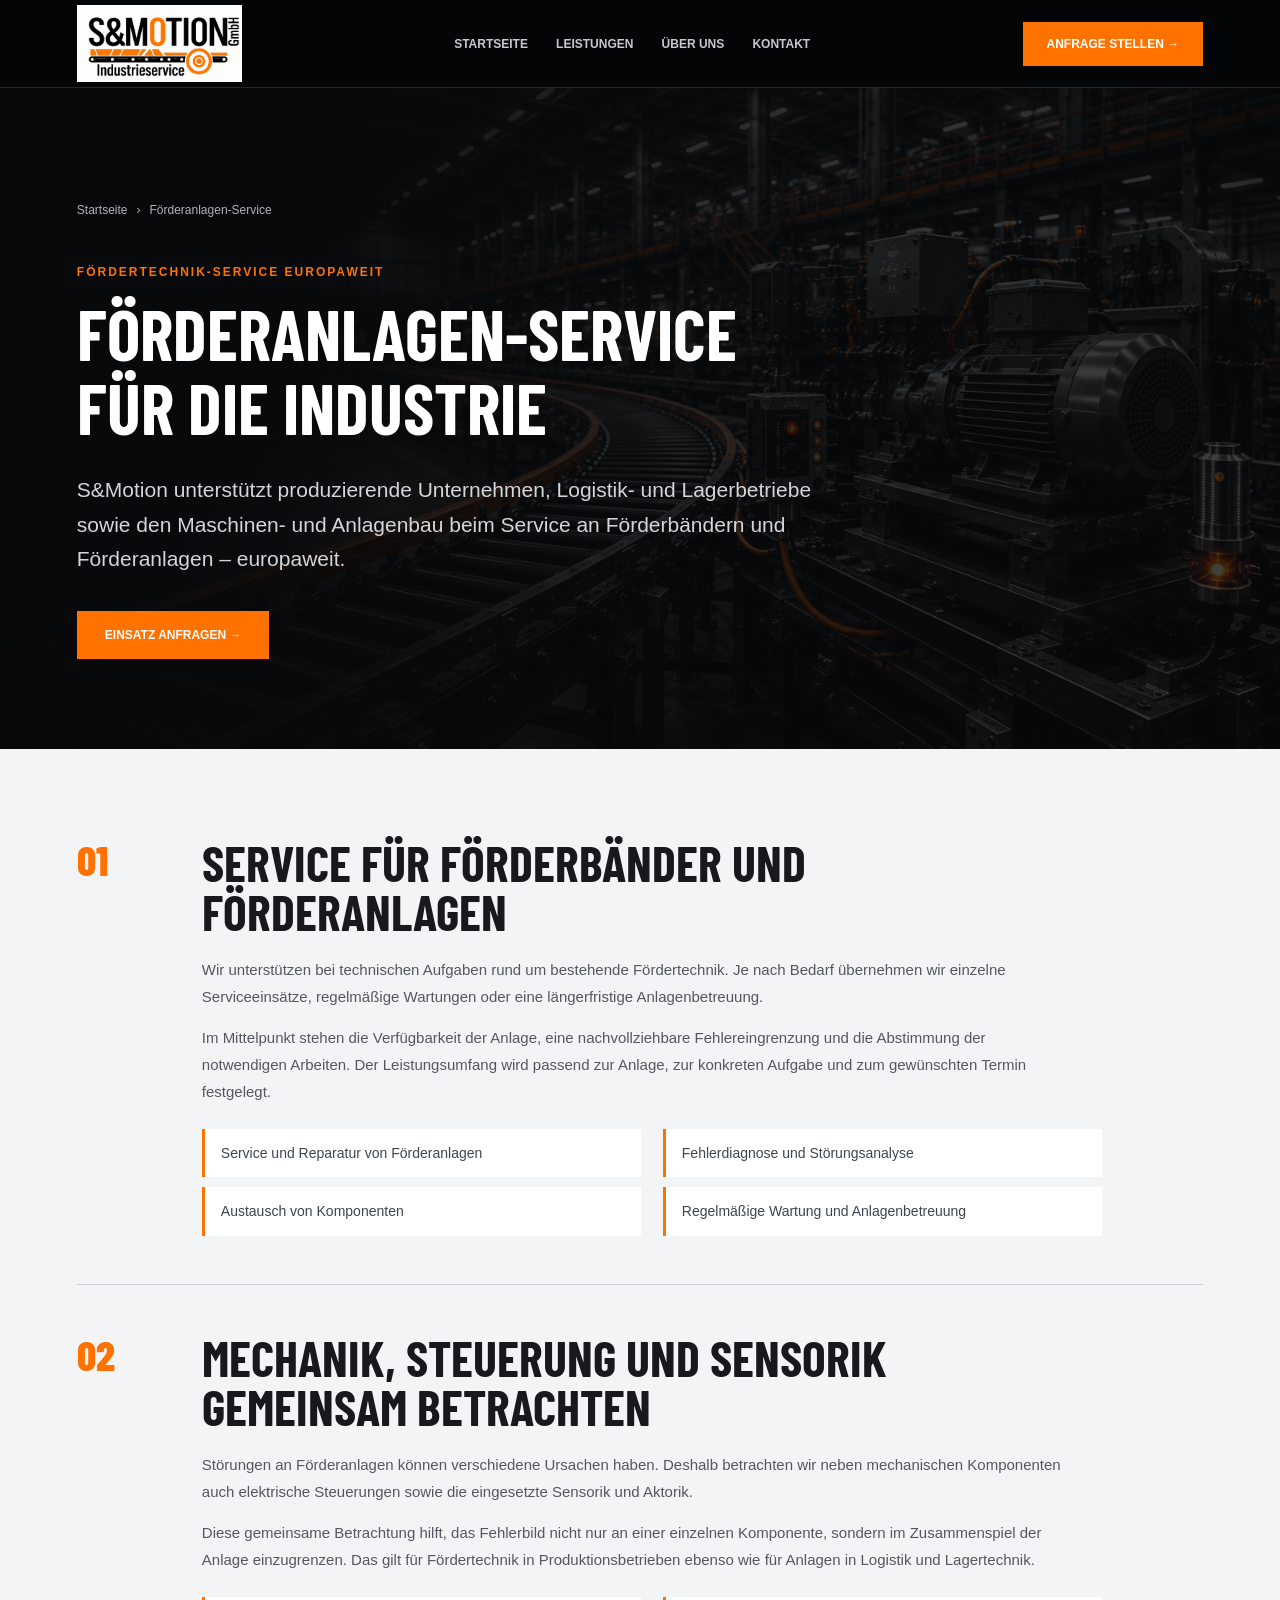
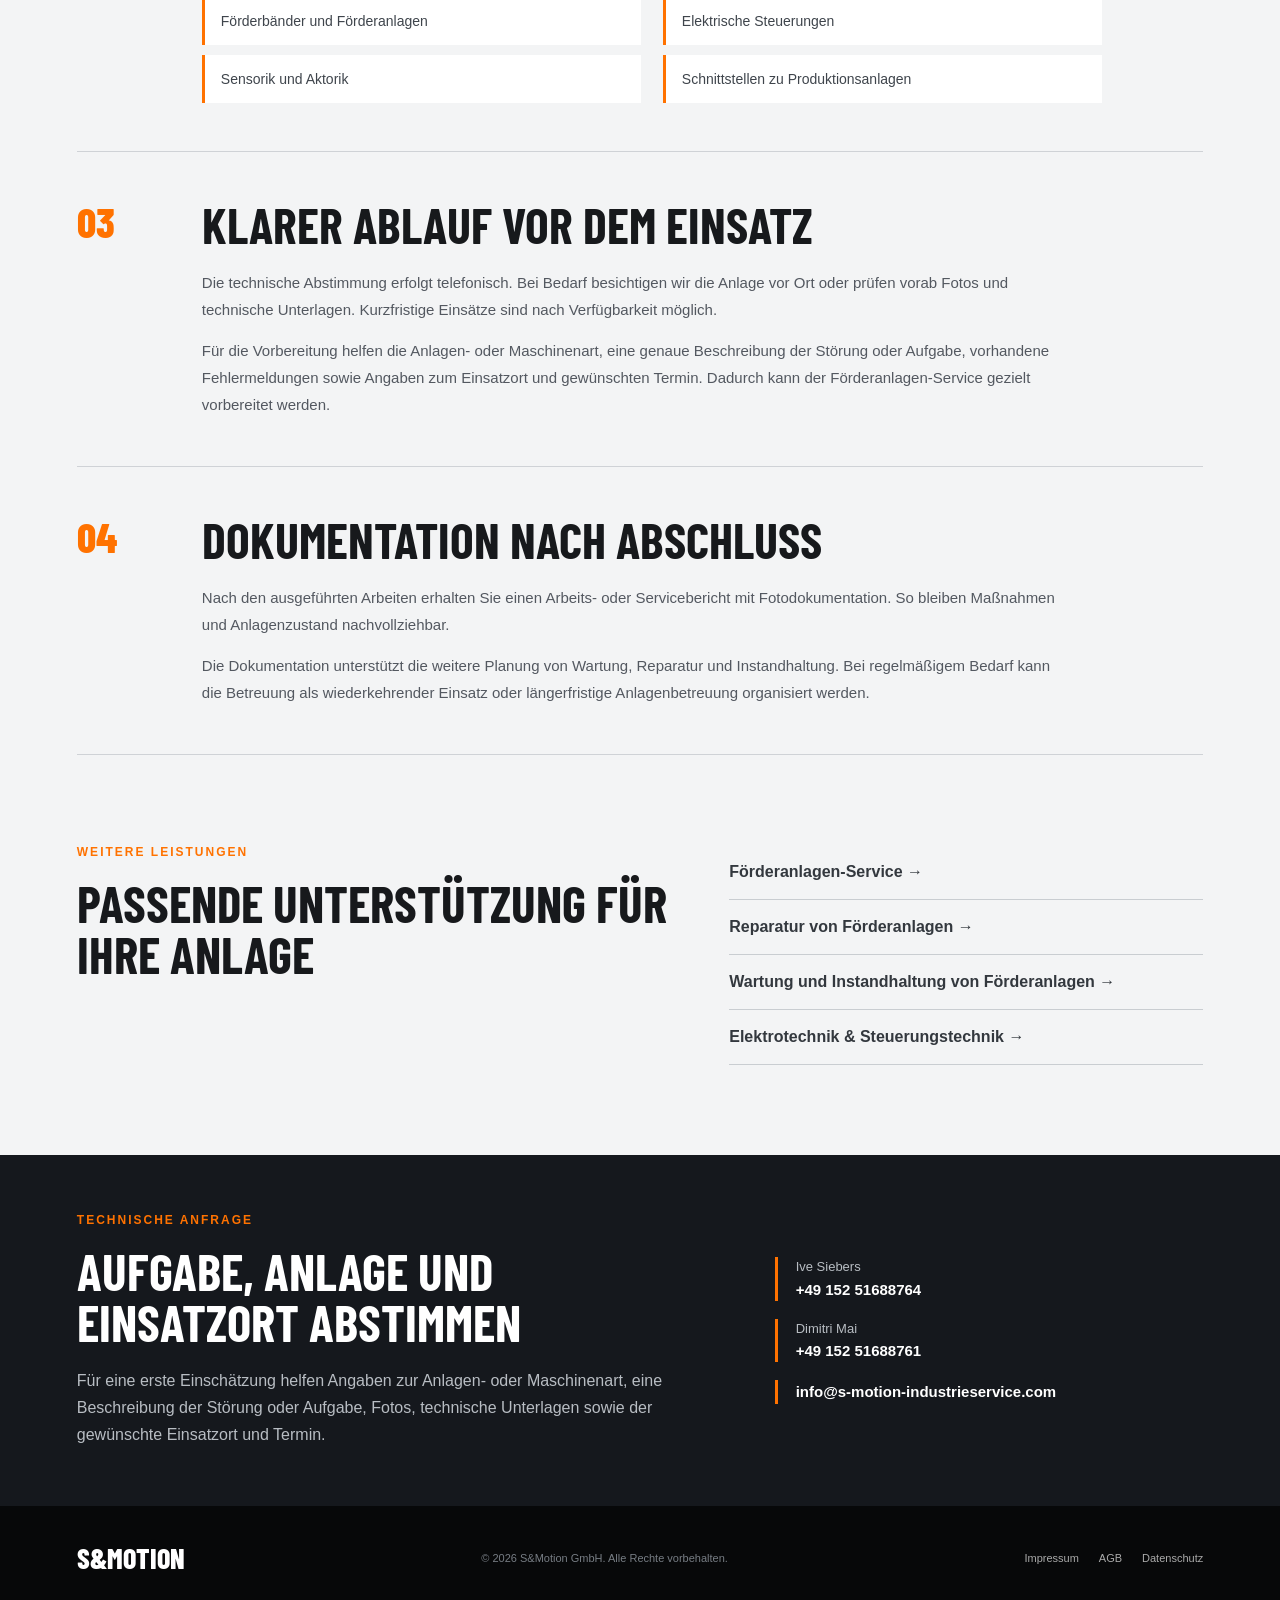
<file: foerdertechnik-service.html>
<!DOCTYPE html>
<html lang="de">
<head>
<meta charset="UTF-8">
<meta name="viewport" content="width=device-width, initial-scale=1.0">
<title>Förderanlagen-Service: Wartung & Reparatur | S&Motion</title>
<meta name="description" content="Europaweiter Förderanlagen-Service für Wartung, Reparatur, Fehlerdiagnose und Betreuung von Förderbändern, Steuerungen, Sensorik und Aktorik.">
<link rel="canonical" href="https://www.s-motion-industrieservice.com/foerdertechnik-service.html">
<link rel="icon" type="image/png" sizes="512x512" href="/images/favicon.png">
<link rel="apple-touch-icon" href="/images/favicon.png">
<meta property="og:type" content="website">
<meta property="og:site_name" content="S&amp;Motion GmbH">
<meta property="og:locale" content="de_DE">
<meta property="og:title" content="Förderanlagen-Service: Wartung &amp; Reparatur | S&amp;Motion">
<meta property="og:description" content="Europaweiter Förderanlagen-Service für Wartung, Reparatur, Fehlerdiagnose und Betreuung von Förderbändern, Steuerungen, Sensorik und Aktorik.">
<meta property="og:url" content="https://www.s-motion-industrieservice.com/foerdertechnik-service.html">
<meta property="og:image" content="https://www.s-motion-industrieservice.com/images/industrie.jpg">
<link rel="stylesheet" href="style.css">
<script type="application/ld+json">
{"@context":"https://schema.org","@graph":[{"@type":"Service","name":"Förderanlagen-Service","serviceType":["Förderanlagen-Service","Fördertechnik-Service europaweit"],"provider":{"@type":"Organization","name":"S&Motion GmbH","url":"https://www.s-motion-industrieservice.com/"},"areaServed":"Europe","url":"https://www.s-motion-industrieservice.com/foerdertechnik-service.html"},{"@type":"BreadcrumbList","itemListElement":[{"@type":"ListItem","position":1,"name":"Startseite","item":"https://www.s-motion-industrieservice.com/"},{"@type":"ListItem","position":2,"name":"Förderanlagen-Service","item":"https://www.s-motion-industrieservice.com/foerdertechnik-service.html"}]}]}
</script>
</head>
<body>
<header class="header">
<a href="/" class="logo"><img src="images/logo.png" alt="S&Motion GmbH Industrieservice"></a>
<nav class="navigation detail-nav" id="main-navigation" aria-label="Hauptnavigation">
<a href="/">Startseite</a><a href="/#leistungen">Leistungen</a><a href="/#ueber-uns">Über uns</a><a href="/#kontakt">Kontakt</a>
</nav>
<button class="menu-toggle" type="button" aria-label="Menü öffnen" aria-expanded="false" aria-controls="main-navigation"><span></span><span></span><span></span></button>
<a href="/#kontakt" class="header-button">Anfrage stellen →</a>
</header>
<main class="service-detail">
<section class="detail-hero"><div class="detail-hero-inner"><nav class="breadcrumbs" aria-label="Brotkrümelnavigation"><a href="/">Startseite</a><span>›</span><span>Förderanlagen-Service</span></nav><p class="eyebrow">FÖRDERTECHNIK-SERVICE EUROPAWEIT</p><h1>FÖRDERANLAGEN-SERVICE<br>FÜR DIE INDUSTRIE</h1><p class="detail-lead">S&amp;Motion unterstützt produzierende Unternehmen, Logistik- und Lagerbetriebe sowie den Maschinen- und Anlagenbau beim Service an Förderbändern und Förderanlagen – europaweit.</p><a href="/#kontakt" class="button primary">Einsatz anfragen →</a></div></section>
<section class="detail-content" aria-label="Leistungsübersicht"><article class="detail-block"><span class="detail-number">01</span><div><h2>SERVICE FÜR FÖRDERBÄNDER UND FÖRDERANLAGEN</h2><p>Wir unterstützen bei technischen Aufgaben rund um bestehende Fördertechnik. Je nach Bedarf übernehmen wir einzelne Serviceeinsätze, regelmäßige Wartungen oder eine längerfristige Anlagenbetreuung.</p><p>Im Mittelpunkt stehen die Verfügbarkeit der Anlage, eine nachvollziehbare Fehlereingrenzung und die Abstimmung der notwendigen Arbeiten. Der Leistungsumfang wird passend zur Anlage, zur konkreten Aufgabe und zum gewünschten Termin festgelegt.</p><ul><li>Service und Reparatur von Förderanlagen</li><li>Fehlerdiagnose und Störungsanalyse</li><li>Austausch von Komponenten</li><li>Regelmäßige Wartung und Anlagenbetreuung</li></ul></div></article><article class="detail-block"><span class="detail-number">02</span><div><h2>MECHANIK, STEUERUNG UND SENSORIK GEMEINSAM BETRACHTEN</h2><p>Störungen an Förderanlagen können verschiedene Ursachen haben. Deshalb betrachten wir neben mechanischen Komponenten auch elektrische Steuerungen sowie die eingesetzte Sensorik und Aktorik.</p><p>Diese gemeinsame Betrachtung hilft, das Fehlerbild nicht nur an einer einzelnen Komponente, sondern im Zusammenspiel der Anlage einzugrenzen. Das gilt für Fördertechnik in Produktionsbetrieben ebenso wie für Anlagen in Logistik und Lagertechnik.</p><ul><li>Förderbänder und Förderanlagen</li><li>Elektrische Steuerungen</li><li>Sensorik und Aktorik</li><li>Schnittstellen zu Produktionsanlagen</li></ul></div></article><article class="detail-block"><span class="detail-number">03</span><div><h2>KLARER ABLAUF VOR DEM EINSATZ</h2><p>Die technische Abstimmung erfolgt telefonisch. Bei Bedarf besichtigen wir die Anlage vor Ort oder prüfen vorab Fotos und technische Unterlagen. Kurzfristige Einsätze sind nach Verfügbarkeit möglich.</p><p>Für die Vorbereitung helfen die Anlagen- oder Maschinenart, eine genaue Beschreibung der Störung oder Aufgabe, vorhandene Fehlermeldungen sowie Angaben zum Einsatzort und gewünschten Termin. Dadurch kann der Förderanlagen-Service gezielt vorbereitet werden.</p></div></article><article class="detail-block"><span class="detail-number">04</span><div><h2>DOKUMENTATION NACH ABSCHLUSS</h2><p>Nach den ausgeführten Arbeiten erhalten Sie einen Arbeits- oder Servicebericht mit Fotodokumentation. So bleiben Maßnahmen und Anlagenzustand nachvollziehbar.</p><p>Die Dokumentation unterstützt die weitere Planung von Wartung, Reparatur und Instandhaltung. Bei regelmäßigem Bedarf kann die Betreuung als wiederkehrender Einsatz oder längerfristige Anlagenbetreuung organisiert werden.</p></div></article></section>
<section class="detail-related"><div><p class="eyebrow">WEITERE LEISTUNGEN</p><h2>PASSENDE UNTERSTÜTZUNG FÜR IHRE ANLAGE</h2></div><div class="detail-related-links"><a href="foerdertechnik-service.html">Förderanlagen-Service →</a><a href="foerderanlagen-reparatur.html">Reparatur von Förderanlagen →</a><a href="foerderanlagen-wartung.html">Wartung und Instandhaltung von Förderanlagen →</a><a href="elektrotechnik-steuerungstechnik.html">Elektrotechnik &amp; Steuerungstechnik →</a></div></section>
<section class="detail-cta"><div><p class="eyebrow">TECHNISCHE ANFRAGE</p><h2>AUFGABE, ANLAGE UND EINSATZORT ABSTIMMEN</h2><p>Für eine erste Einschätzung helfen Angaben zur Anlagen- oder Maschinenart, eine Beschreibung der Störung oder Aufgabe, Fotos, technische Unterlagen sowie der gewünschte Einsatzort und Termin.</p></div><div><a href="tel:+4915251688764">Ive Siebers<br><strong>+49 152 51688764</strong></a><a href="tel:+4915251688761">Dimitri Mai<br><strong>+49 152 51688761</strong></a><a href="mailto:info@s-motion-industrieservice.com"><strong>info@s-motion-industrieservice.com</strong></a></div></section>
</main>
<footer><div class="footer-logo">S&amp;MOTION</div><p>© 2026 S&amp;Motion GmbH. Alle Rechte vorbehalten.</p><div class="footer-links"><a href="impressum.html">Impressum</a><a href="agb.html">AGB</a><a href="datenschutz.html">Datenschutz</a></div></footer>
<script>
const menuButton=document.querySelector('.menu-toggle');const navigation=document.querySelector('.navigation');
menuButton.addEventListener('click',()=>{const open=navigation.classList.toggle('active');menuButton.classList.toggle('active',open);menuButton.setAttribute('aria-expanded',String(open));menuButton.setAttribute('aria-label',open?'Menü schließen':'Menü öffnen')});
document.querySelectorAll('.navigation a').forEach(link=>link.addEventListener('click',()=>{navigation.classList.remove('active');menuButton.classList.remove('active');menuButton.setAttribute('aria-expanded','false')}));
</script>
</body></html>
</file>
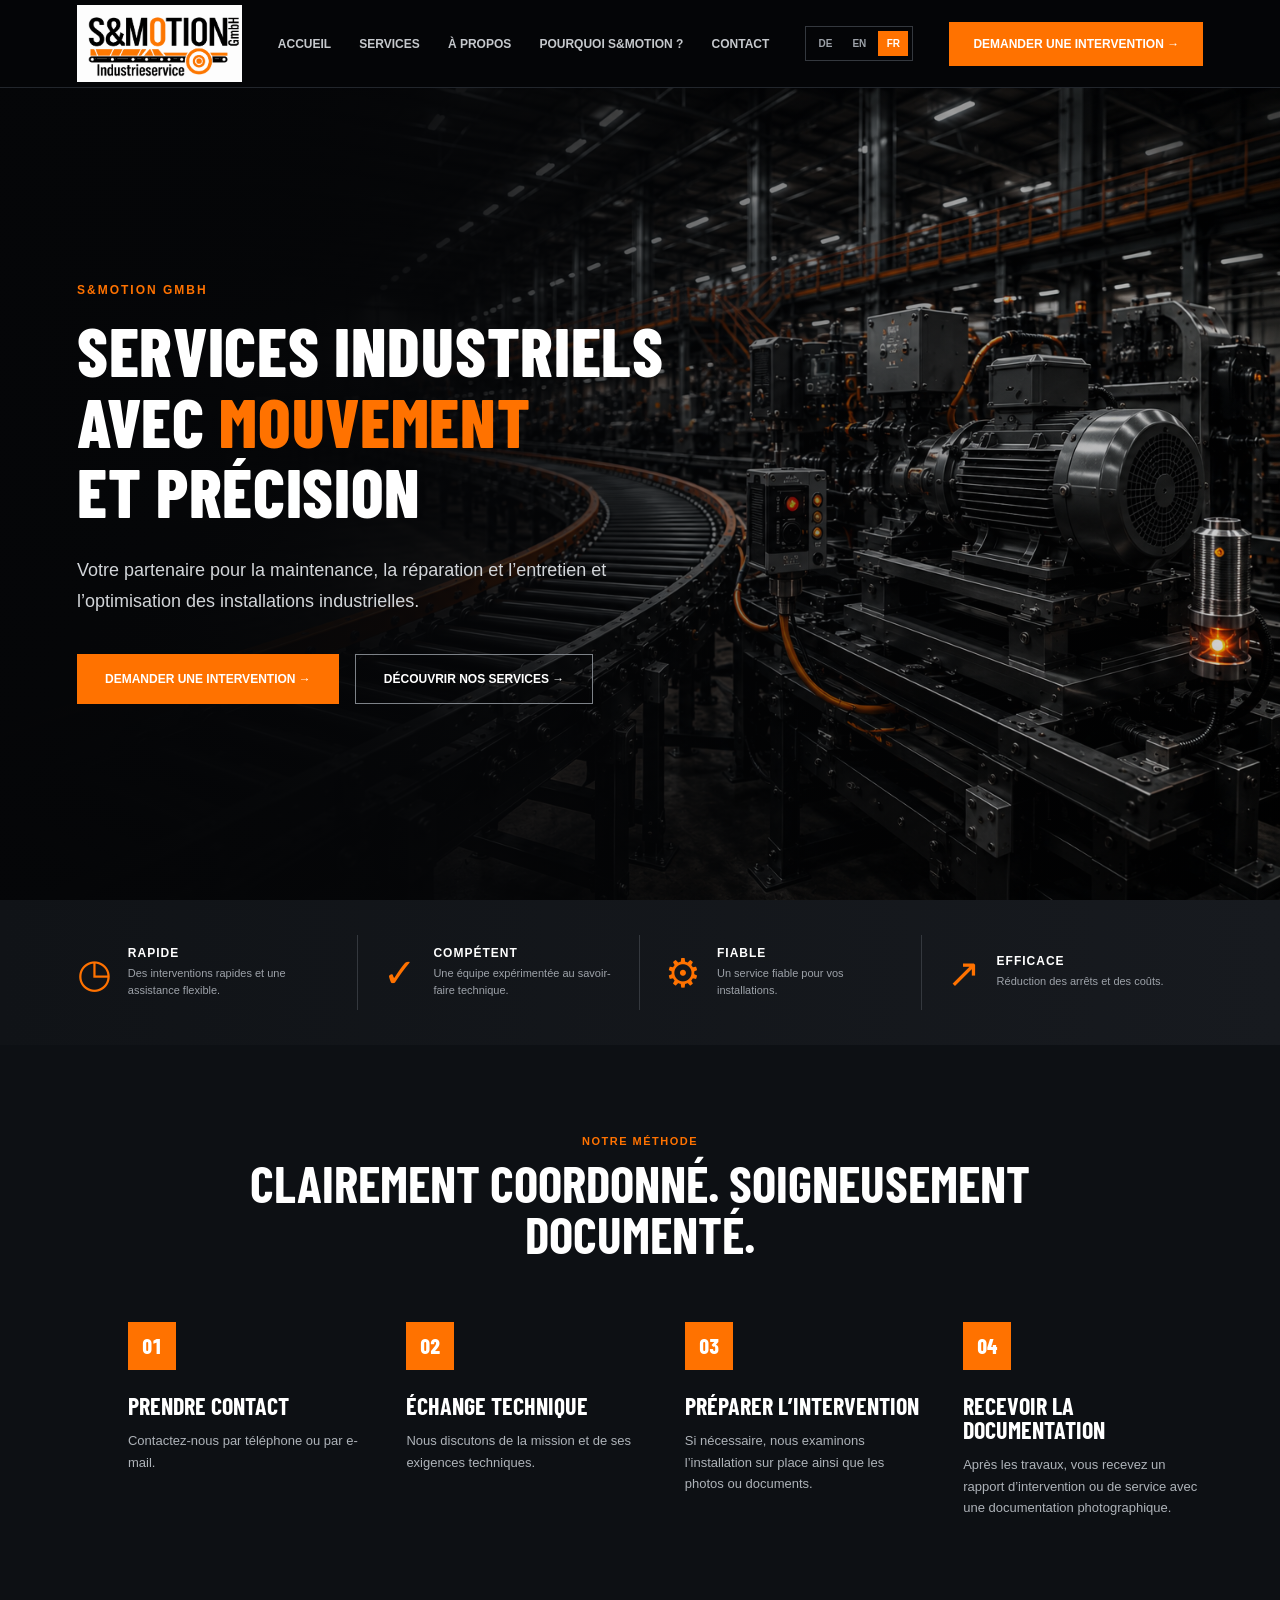
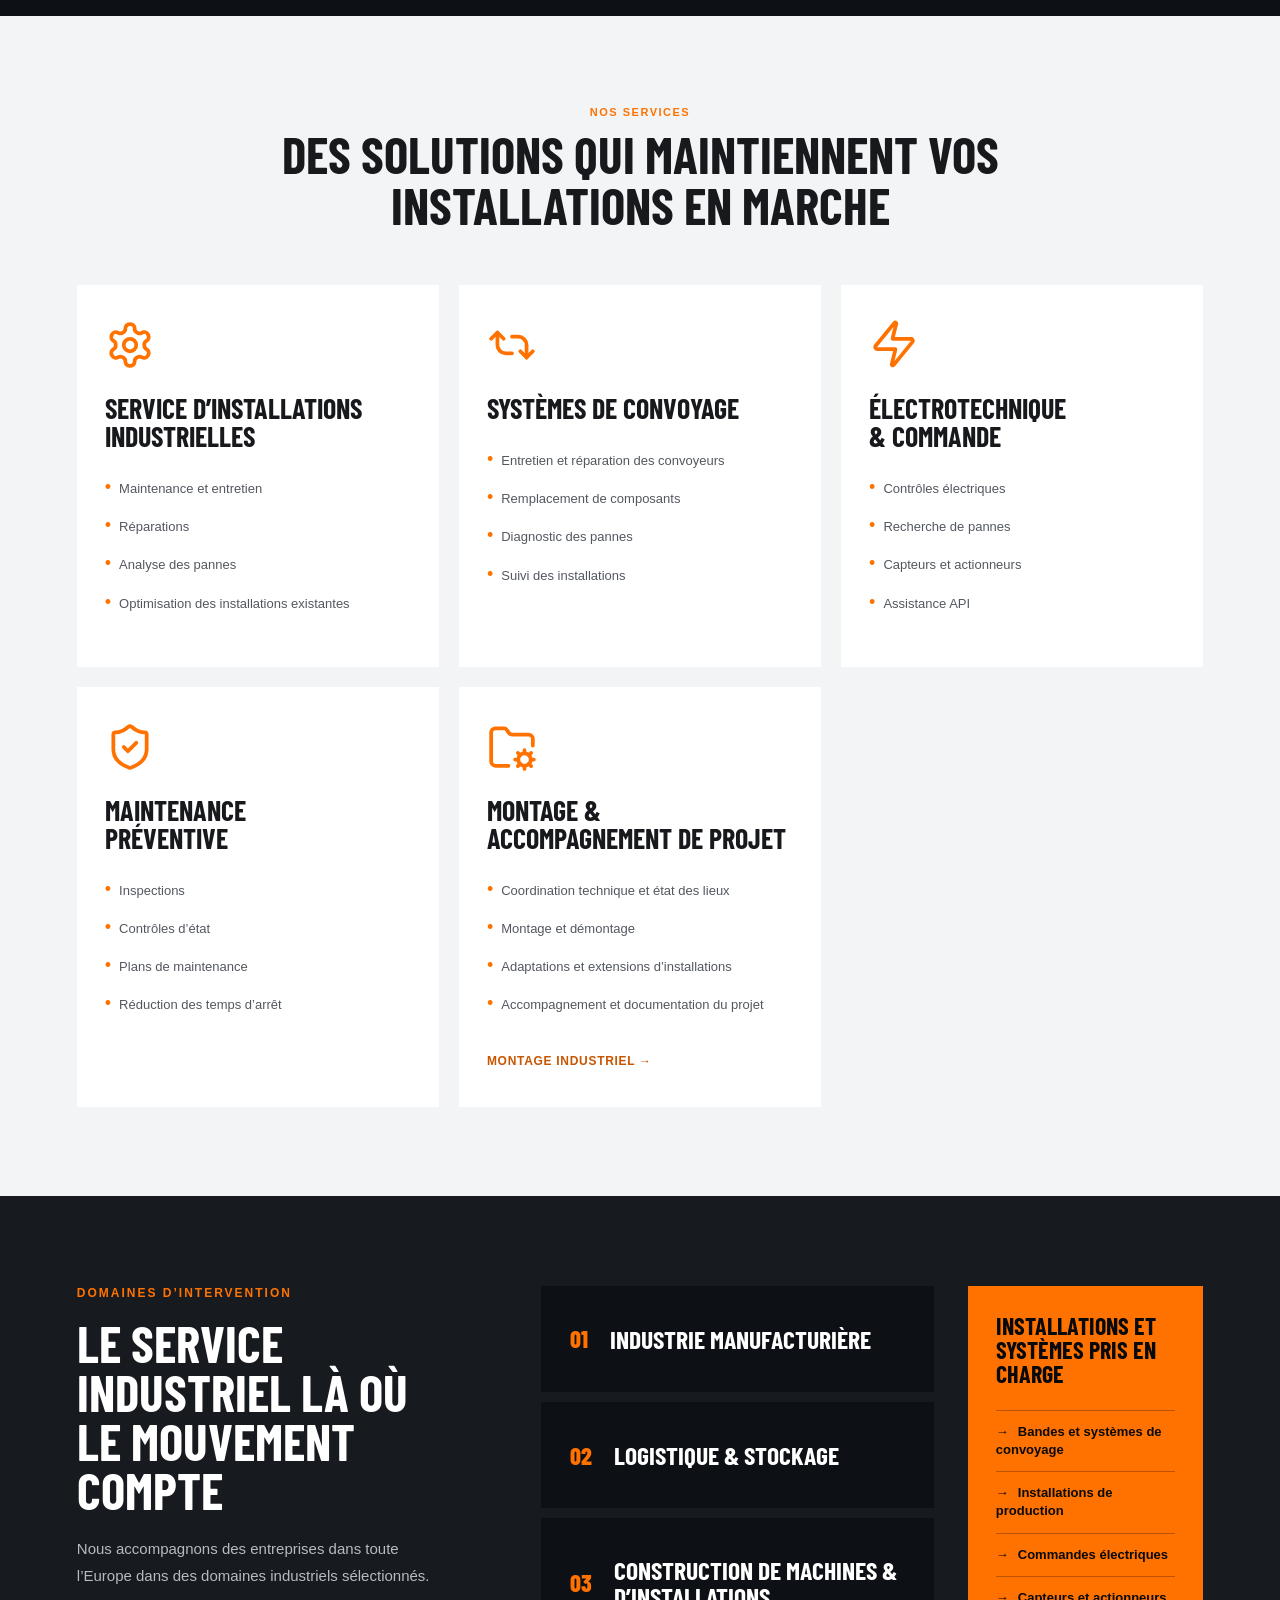
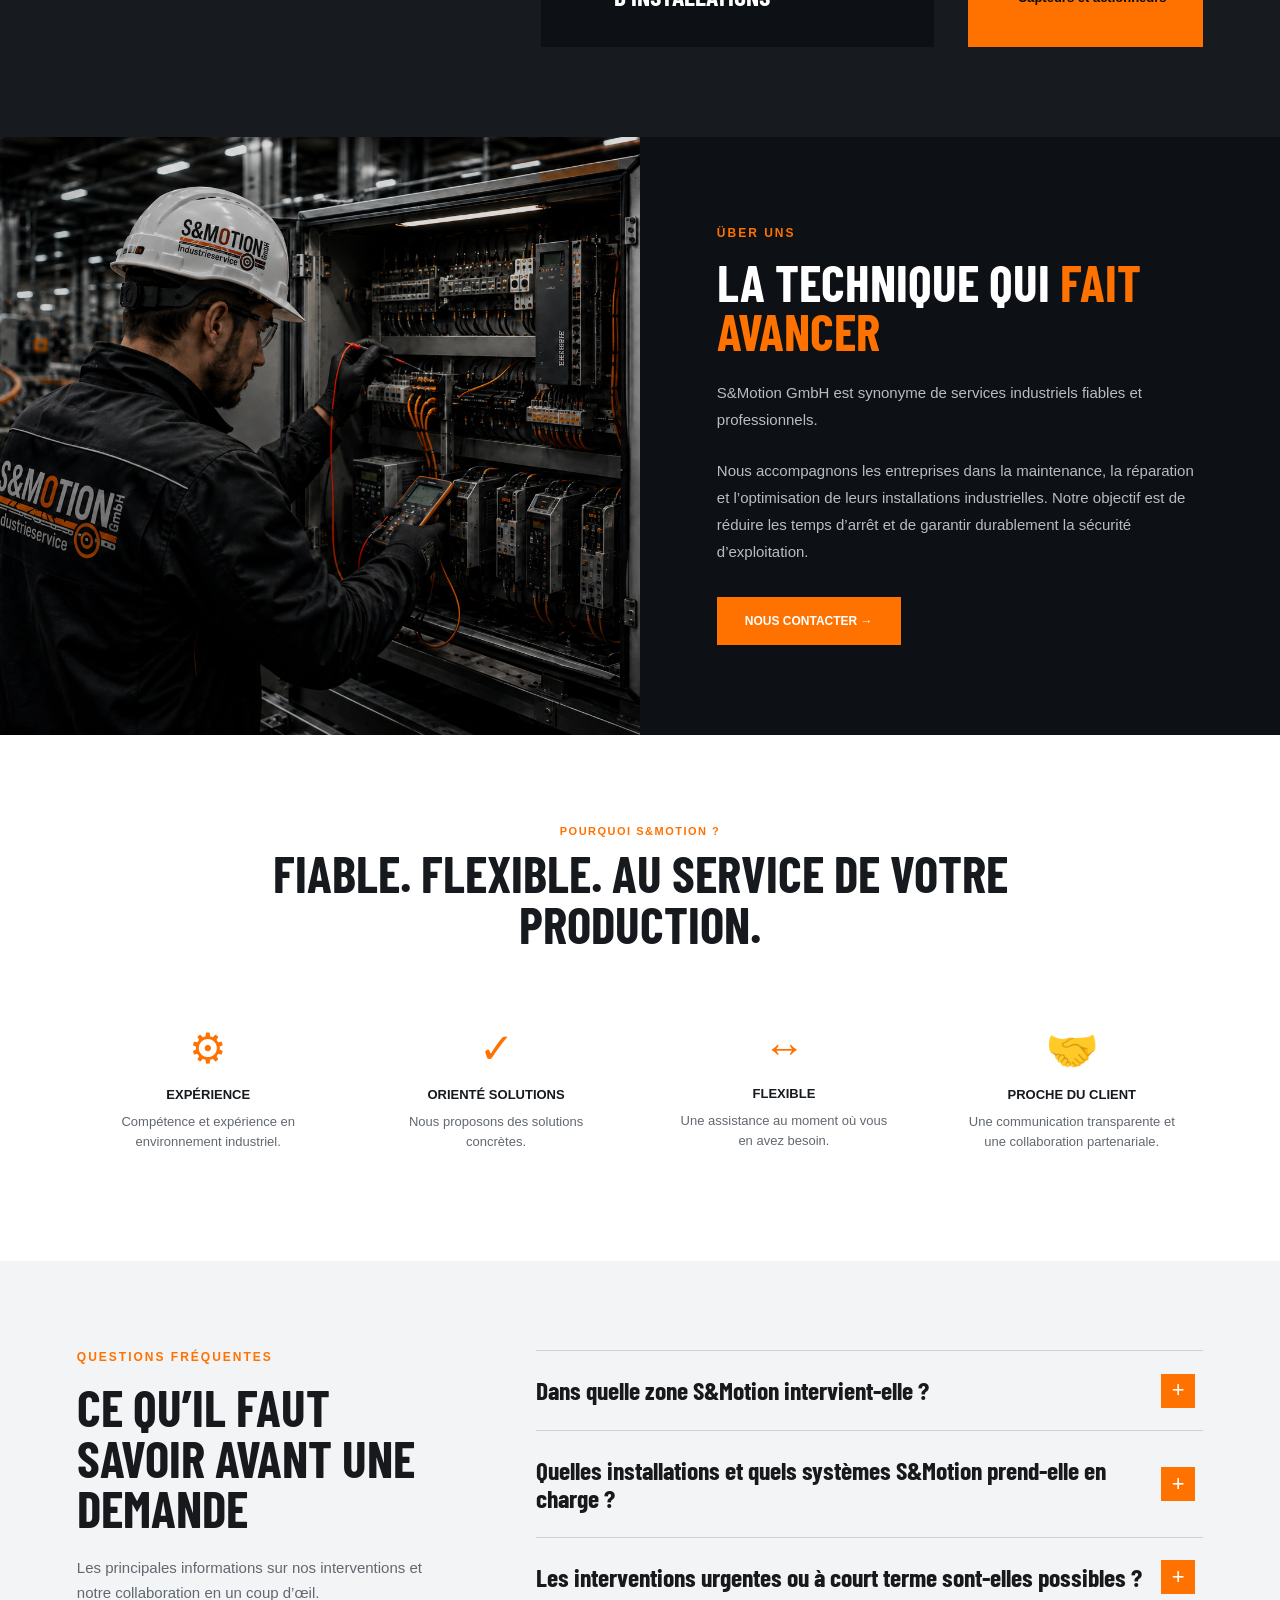
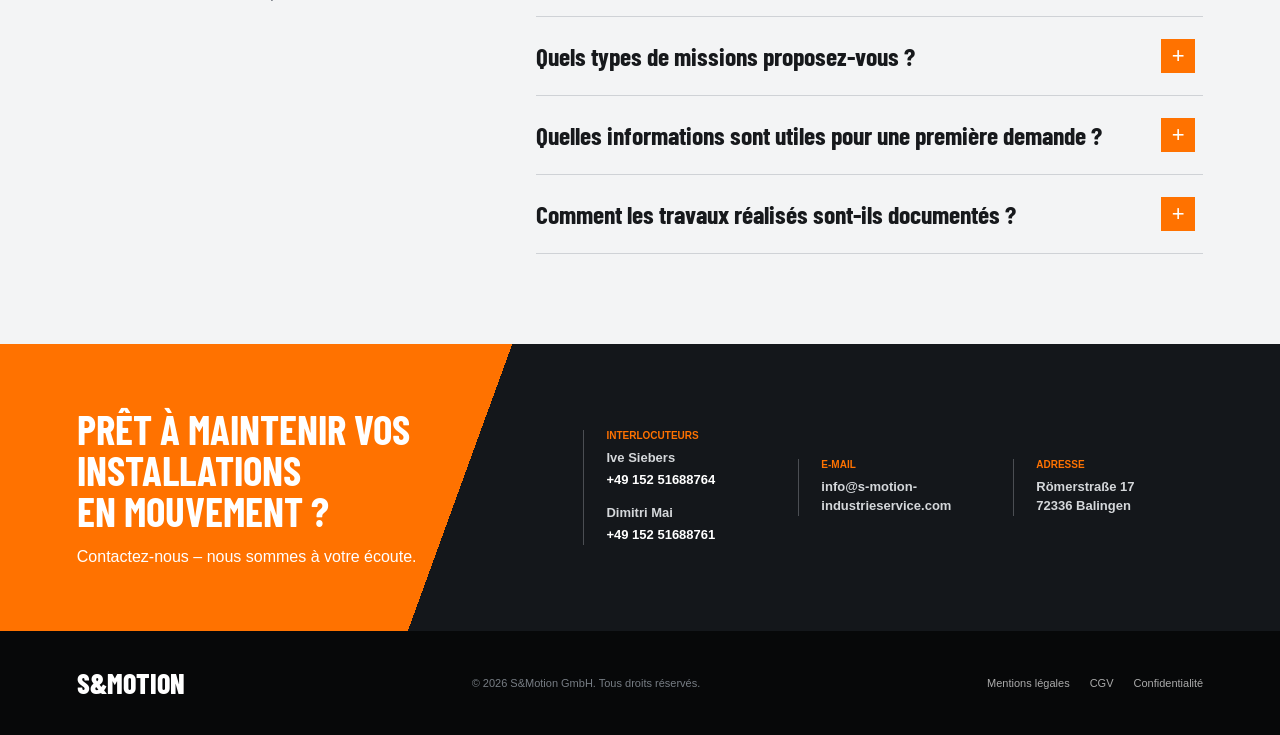
<file: fr.html>
<!DOCTYPE html>
<html lang="fr">
<head>
    <meta charset="UTF-8">
    <meta name="viewport" content="width=device-width, initial-scale=1.0">

    <title>S&Motion GmbH | Services industriels</title>

    <meta name="description" content="S&Motion GmbH – Votre partenaire pour les services industriels, les systèmes de convoyage, la maintenance et l’électrotechnique.">

    <link rel="canonical" href="https://www.s-motion-industrieservice.com/fr.html">
    <link rel="icon" type="image/png" sizes="512x512" href="/images/favicon.png">
    <link rel="apple-touch-icon" href="/images/favicon.png">
    <meta property="og:type" content="website">
    <meta property="og:site_name" content="S&amp;Motion GmbH">
    <meta property="og:locale" content="fr_FR">
    <meta property="og:title" content="S&amp;Motion GmbH | Services industriels">
    <meta property="og:description" content="S&amp;Motion GmbH – Votre partenaire pour les services industriels, les systèmes de convoyage, la maintenance et l’électrotechnique.">
    <meta property="og:url" content="https://www.s-motion-industrieservice.com/fr.html">
    <meta property="og:image" content="https://www.s-motion-industrieservice.com/images/industrie.jpg">
    <meta name="twitter:card" content="summary_large_image">

    <link rel="alternate" hreflang="de" href="https://www.s-motion-industrieservice.com/">
    <link rel="alternate" hreflang="en" href="https://www.s-motion-industrieservice.com/en.html">
    <link rel="alternate" hreflang="fr" href="https://www.s-motion-industrieservice.com/fr.html">
    <link rel="alternate" hreflang="x-default" href="https://www.s-motion-industrieservice.com/">

    <link rel="stylesheet" href="style.css">
</head>

<body>

    <!-- NAVIGATION -->
    <header class="header">

      <a href="#start" class="logo">
    <img src="images/logo.png" alt="S&Motion GmbH Industrieservice">
</a>

        <nav class="navigation" id="main-navigation" aria-label="Navigation principale">
            <a href="#start">Accueil</a>
            <a href="#leistungen">Services</a>
            <a href="#ueber-uns">À propos</a>
            <a href="#warum">Pourquoi S&Motion ?</a>
            <a href="#kontakt">Contact</a>
        </nav>
        <button class="menu-toggle" type="button" aria-label="Ouvrir le menu" aria-expanded="false" aria-controls="main-navigation">
    <span></span>
    <span></span>
    <span></span>
</button>

        <div class="language-switcher" aria-label="Choisir la langue">
            <a href="index.html" lang="de">DE</a>
            <a href="en.html" lang="en">EN</a>
            <a href="fr.html" lang="fr" aria-current="page">FR</a>
        </div>

        <a href="#kontakt" class="header-button">
            Demander une intervention →
        </a>

    </header>


    <!-- HERO -->
    <main>

        <section id="start" class="hero">

            <div class="hero-overlay"></div>

            <div class="hero-content">

                <p class="eyebrow">S&MOTION GMBH</p>

                <h1>
                    SERVICES INDUSTRIELS<br>
                    AVEC <span>MOUVEMENT</span><br>
                    ET PRÉCISION
                </h1>

                <p class="hero-description">
                    Votre partenaire pour la maintenance, la réparation et l’entretien
                    et l’optimisation des installations industrielles.
                </p>

                <div class="hero-buttons">
                    <a href="#kontakt" class="button primary">
                        Demander une intervention →
                    </a>

                    <a href="#leistungen" class="button secondary">
                        Découvrir nos services →
                    </a>
                </div>

            </div>

        </section>


        <!-- VORTEILE -->
        <section class="advantages">

            <div class="advantage">
                <div class="icon">◷</div>
                <div>
                    <h3>RAPIDE</h3>
                    <p>Des interventions rapides et une assistance flexible.</p>
                </div>
            </div>

            <div class="advantage">
                <div class="icon">✓</div>
                <div>
                    <h3>COMPÉTENT</h3>
                    <p>Une équipe expérimentée au savoir-faire technique.</p>
                </div>
            </div>

            <div class="advantage">
                <div class="icon">⚙</div>
                <div>
                    <h3>FIABLE</h3>
                    <p>Un service fiable pour vos installations.</p>
                </div>
            </div>

            <div class="advantage">
                <div class="icon">↗</div>
                <div>
                    <h3>EFFICACE</h3>
                    <p>Réduction des arrêts et des coûts.</p>
                </div>
            </div>

        </section>



        <!-- DÉROULEMENT -->
        <section class="process" aria-labelledby="process-title">
            <div class="section-heading">
                <p>NOTRE MÉTHODE</p>
                <h2 id="process-title">CLAIREMENT COORDONNÉ. SOIGNEUSEMENT DOCUMENTÉ.</h2>
            </div>
            <ol class="process-grid">
                <li>
                    <span class="process-number">01</span>
                    <h3>PRENDRE CONTACT</h3>
                    <p>Contactez-nous par téléphone ou par e-mail.</p>
                </li>
                <li>
                    <span class="process-number">02</span>
                    <h3>ÉCHANGE TECHNIQUE</h3>
                    <p>Nous discutons de la mission et de ses exigences techniques.</p>
                </li>
                <li>
                    <span class="process-number">03</span>
                    <h3>PRÉPARER L’INTERVENTION</h3>
                    <p>Si nécessaire, nous examinons l’installation sur place ainsi que les photos ou documents.</p>
                </li>
                <li>
                    <span class="process-number">04</span>
                    <h3>RECEVOIR LA DOCUMENTATION</h3>
                    <p>Après les travaux, vous recevez un rapport d’intervention ou de service avec une documentation photographique.</p>
                </li>
            </ol>
        </section>

        <!-- LEISTUNGEN -->
        <section id="leistungen" class="services">

            <div class="section-heading">

                <p>NOS SERVICES</p>

                <h2>
                    DES SOLUTIONS QUI MAINTIENNENT VOS INSTALLATIONS EN MARCHE
                </h2>

            </div>


            <div class="service-grid">


                <article class="service-card">

                    <div class="service-icon" aria-hidden="true"><svg viewBox="0 0 24 24" focusable="false"><path d="M12.22 2h-.44a2 2 0 0 0-2 2v.18a2 2 0 0 1-1 1.73l-.43.25a2 2 0 0 1-2 0l-.15-.08a2 2 0 0 0-2.73.73l-.22.38a2 2 0 0 0 .73 2.73l.15.1a2 2 0 0 1 1 1.72v.51a2 2 0 0 1-1 1.74l-.15.09a2 2 0 0 0-.73 2.73l.22.38a2 2 0 0 0 2.73.73l.15-.08a2 2 0 0 1 2 0l.43.25a2 2 0 0 1 1 1.73V20a2 2 0 0 0 2 2h.44a2 2 0 0 0 2-2v-.18a2 2 0 0 1 1-1.73l.43-.25a2 2 0 0 1 2 0l.15.08a2 2 0 0 0 2.73-.73l.22-.38a2 2 0 0 0-.73-2.73l-.15-.09a2 2 0 0 1-1-1.74v-.51a2 2 0 0 1 1-1.74l.15-.09a2 2 0 0 0 .73-2.73l-.22-.38a2 2 0 0 0-2.73-.73l-.15.08a2 2 0 0 1-2 0l-.43-.25a2 2 0 0 1-1-1.73V4a2 2 0 0 0-2-2z"/><circle cx="12" cy="12" r="3"/></svg></div>

                    <h3>SERVICE D’INSTALLATIONS<br>INDUSTRIELLES</h3>

                    <ul>
                        <li>Maintenance et entretien</li>
                        <li>Réparations</li>
                        <li>Analyse des pannes</li>
                        <li>Optimisation des installations existantes</li>
                    </ul>

                </article>


                <article class="service-card featured">

                    <div class="service-icon" aria-hidden="true"><svg viewBox="0 0 24 24" focusable="false"><path d="m2 9 3-3 3 3"/><path d="M5 6v6a4 4 0 0 0 4 4h3"/><path d="m22 15-3 3-3-3"/><path d="M19 18v-6a4 4 0 0 0-4-4h-3"/></svg></div>

                    <h3>SYSTÈMES DE CONVOYAGE</h3>

                    <ul>
                        <li>Entretien et réparation des convoyeurs</li>
                        <li>Remplacement de composants</li>
                        <li>Diagnostic des pannes</li>
                        <li>Suivi des installations</li>
                    </ul>

                </article>


                <article class="service-card">

                    <div class="service-icon" aria-hidden="true"><svg viewBox="0 0 24 24" focusable="false"><path d="M4 14a1 1 0 0 1-.78-1.63l9-11a.5.5 0 0 1 .87.43l-1.7 6.74A1 1 0 0 0 11.36 9H20a1 1 0 0 1 .78 1.63l-9 11a.5.5 0 0 1-.87-.43l1.7-6.74A1 1 0 0 0 12.64 14z"/></svg></div>

                    <h3>ÉLECTROTECHNIQUE<br>& COMMANDE</h3>

                    <ul>
                        <li>Contrôles électriques</li>
                        <li>Recherche de pannes</li>
                        <li>Capteurs et actionneurs</li>
                        <li>Assistance API</li>
                    </ul>

                </article>


                <article class="service-card">

                    <div class="service-icon" aria-hidden="true"><svg viewBox="0 0 24 24" focusable="false"><path d="M20 13c0 5-3.5 7.5-7.66 8.95a1 1 0 0 1-.67-.01C7.5 20.5 4 18 4 13V6a1 1 0 0 1 1-1c2 0 4.5-1.2 6.24-2.72a1.17 1.17 0 0 1 1.52 0C14.51 3.81 17 5 19 5a1 1 0 0 1 1 1z"/><path d="m9 12 2 2 4-4"/></svg></div>

                    <h3>MAINTENANCE<br>PRÉVENTIVE</h3>

                    <ul>
                        <li>Inspections</li>
                        <li>Contrôles d’état</li>
                        <li>Plans de maintenance</li>
                        <li>Réduction des temps d’arrêt</li>
                    </ul>

                </article>


                <article class="service-card">

                    <div class="service-icon" aria-hidden="true">
                        <svg viewBox="0 0 24 24" focusable="false"><path d="M10.3 21H4a2 2 0 0 1-2-2V5a2 2 0 0 1 2-2h3.9a2 2 0 0 1 1.69.9l.81 1.2a2 2 0 0 0 1.67.9H20a2 2 0 0 1 2 2v3.3"/><circle cx="18" cy="18" r="3"/><path d="M18 13.5v1.5M18 21v1.5M13.5 18H15M21 18h1.5M14.82 14.82l1.06 1.06M20.12 20.12l1.06 1.06M14.82 21.18l1.06-1.06M20.12 15.88l1.06-1.06"/></svg>
                    </div>

                    <h3>MONTAGE &amp;<br>ACCOMPAGNEMENT DE PROJET</h3>

                    <ul>
                        <li>Coordination technique et état des lieux</li>
                        <li>Montage et démontage</li>
                        <li>Adaptations et extensions d’installations</li>
                        <li>Accompagnement et documentation du projet</li>
                    </ul>
                    <a class="service-link" href="industrieanlagen-montage.html">Montage industriel →</a>

                </article>


            </div>

        </section>



        <!-- SECTEURS -->
        <section class="sectors" aria-labelledby="sectors-title">
            <div class="sectors-intro">
                <p class="eyebrow">DOMAINES D’INTERVENTION</p>
                <h2 id="sectors-title">LE SERVICE INDUSTRIEL LÀ OÙ LE MOUVEMENT COMPTE</h2>
                <p>Nous accompagnons des entreprises dans toute l’Europe dans des domaines industriels sélectionnés.</p>
            </div>
            <div class="sectors-content">
                <div class="sector-list" aria-label="Secteurs">
                    <article><span>01</span><h3>INDUSTRIE MANUFACTURIÈRE</h3></article>
                    <article><span>02</span><h3>LOGISTIQUE &amp; STOCKAGE</h3></article>
                    <article><span>03</span><h3>CONSTRUCTION DE MACHINES &amp; D’INSTALLATIONS</h3></article>
                </div>
                <div class="systems">
                    <h3>INSTALLATIONS ET SYSTÈMES PRIS EN CHARGE</h3>
                    <ul>
                        <li>Bandes et systèmes de convoyage</li>
                        <li>Installations de production</li>
                        <li>Commandes électriques</li>
                        <li>Capteurs et actionneurs</li>
                    </ul>
                </div>
            </div>
        </section>

        <!-- ÜBER UNS -->
        <section id="ueber-uns" class="about">

            <div class="about-image"></div>

            <div class="about-content">

                <p class="eyebrow">ÜBER UNS</p>

                <h2>
                    LA TECHNIQUE QUI <span>FAIT AVANCER</span>
                </h2>

                <p>
                    S&Motion GmbH est synonyme de services industriels
                    fiables et professionnels.
                </p>

                <p>
                    Nous accompagnons les entreprises dans la maintenance,
                    la réparation et l’optimisation de leurs installations industrielles.
                    Notre objectif est de réduire les temps d’arrêt et
                    de garantir durablement la sécurité d’exploitation.
                </p>

                <a href="#kontakt" class="button primary">
                    Nous contacter →
                </a>

            </div>

        </section>


        <!-- WARUM -->
        <section id="warum" class="why">

            <div class="section-heading">

                <p>POURQUOI S&MOTION ?</p>

                <h2>
                    FIABLE. FLEXIBLE. AU SERVICE DE VOTRE PRODUCTION.
                </h2>

            </div>


            <div class="why-grid">

                <div>
                    <span>⚙</span>
                    <h3>EXPÉRIENCE</h3>
                    <p>Compétence et expérience en environnement industriel.</p>
                </div>

                <div>
                    <span>✓</span>
                    <h3>ORIENTÉ SOLUTIONS</h3>
                    <p>Nous proposons des solutions concrètes.</p>
                </div>

                <div>
                    <span>↔</span>
                    <h3>FLEXIBLE</h3>
                    <p>Une assistance au moment où vous en avez besoin.</p>
                </div>

                <div>
                    <span>🤝</span>
                    <h3>PROCHE DU CLIENT</h3>
                    <p>Une communication transparente et une collaboration partenariale.</p>
                </div>

            </div>

        </section>



        <!-- FAQ -->
        <section class="faq" aria-labelledby="faq-title">
            <div class="faq-intro">
                <p class="eyebrow">QUESTIONS FRÉQUENTES</p>
                <h2 id="faq-title">CE QU’IL FAUT SAVOIR AVANT UNE DEMANDE</h2>
                <p>Les principales informations sur nos interventions et notre collaboration en un coup d’œil.</p>
            </div>
            <div class="faq-list">
                <details>
                    <summary>Dans quelle zone S&amp;Motion intervient-elle ?</summary>
                    <p>Nous intervenons dans toute l’Europe. Le lieu, l’étendue et la date de l’intervention sont convenus individuellement.</p>
                </details>
                <details>
                    <summary>Quelles installations et quels systèmes S&amp;Motion prend-elle en charge ?</summary>
                    <p>Nous prenons en charge les bandes et systèmes de convoyage, les installations de production, les commandes électriques, les capteurs et les actionneurs.</p>
                </details>
                <details>
                    <summary>Les interventions urgentes ou à court terme sont-elles possibles ?</summary>
                    <p>Oui, elles sont possibles selon nos disponibilités. Contactez-nous par téléphone ou par e-mail.</p>
                </details>
                <details>
                    <summary>Quels types de missions proposez-vous ?</summary>
                    <p>Nous réalisons des interventions ponctuelles de réparation et de service, des maintenances régulières et un suivi à long terme des installations.</p>
                </details>
                <details>
                    <summary>Quelles informations sont utiles pour une première demande ?</summary>
                    <p>Indiquez le type d’installation ou de machine, décrivez la panne ou la mission, joignez les photos et documents techniques disponibles, ainsi que le lieu et la date souhaités.</p>
                </details>
                <details>
                    <summary>Comment les travaux réalisés sont-ils documentés ?</summary>
                    <p>Après l’intervention, vous recevez un rapport de travail ou de service accompagné d’une documentation photographique.</p>
                </details>
            </div>
        </section>

        <!-- KONTAKT -->
        <section id="kontakt" class="contact">

            <div class="contact-title">

                <h2>
                    PRÊT À MAINTENIR VOS INSTALLATIONS<br>
                    EN MOUVEMENT ?
                </h2>

                <p>
                    Contactez-nous – nous sommes à votre écoute.
                </p>

            </div>


            <div class="contact-information">

                <div>
                    <span>INTERLOCUTEURS</span>
                    <strong class="contact-person">
                        Ive Siebers
                        <a href="tel:+4915251688764">+49 152 51688764</a>
                    </strong>
                    <strong class="contact-person">
                        Dimitri Mai
                        <a href="tel:+4915251688761">+49 152 51688761</a>
                    </strong>
                </div>

                <div>
                    <span>E-MAIL</span>
                    <strong><a href="mailto:info@s-motion-industrieservice.com">info@s-motion-industrieservice.com</a></strong>
                </div>

                <div>
                    <span>ADRESSE</span>
                    <strong>Römerstraße 17<br>72336 Balingen</strong>
                </div>

            </div>

        </section>

    </main>


    <!-- FOOTER -->
    <footer>

        <div class="footer-logo">
            S&MOTION
        </div>

        <p>
            © 2026 S&Motion GmbH. Tous droits réservés.
        </p>

        <div class="footer-links">
            <a href="impressum.html">Mentions légales</a>
            <a href="agb.html">CGV</a>
            <a href="datenschutz.html">Confidentialité</a>
        </div>

    </footer>

    <script>
    const menuButton = document.querySelector('.menu-toggle');
    const navigation = document.querySelector('.navigation');

    menuButton.addEventListener('click', () => {
        const isOpen = navigation.classList.toggle('active');
        menuButton.classList.toggle('active', isOpen);
        menuButton.setAttribute('aria-expanded', String(isOpen));
        menuButton.setAttribute('aria-label', isOpen ? 'Fermer le menu' : 'Ouvrir le menu');
    });

    document.querySelectorAll('.navigation a').forEach(link => {
        link.addEventListener('click', () => {
            navigation.classList.remove('active');
            menuButton.classList.remove('active');
            menuButton.setAttribute('aria-expanded', 'false');
            menuButton.setAttribute('aria-label', 'Ouvrir le menu');
        });
    });

    document.addEventListener('keydown', event => {
        if (event.key === 'Escape') {
            navigation.classList.remove('active');
            menuButton.classList.remove('active');
            menuButton.setAttribute('aria-expanded', 'false');
            menuButton.setAttribute('aria-label', 'Ouvrir le menu');
        }
    });
</script>
</body>
</html>
</file>
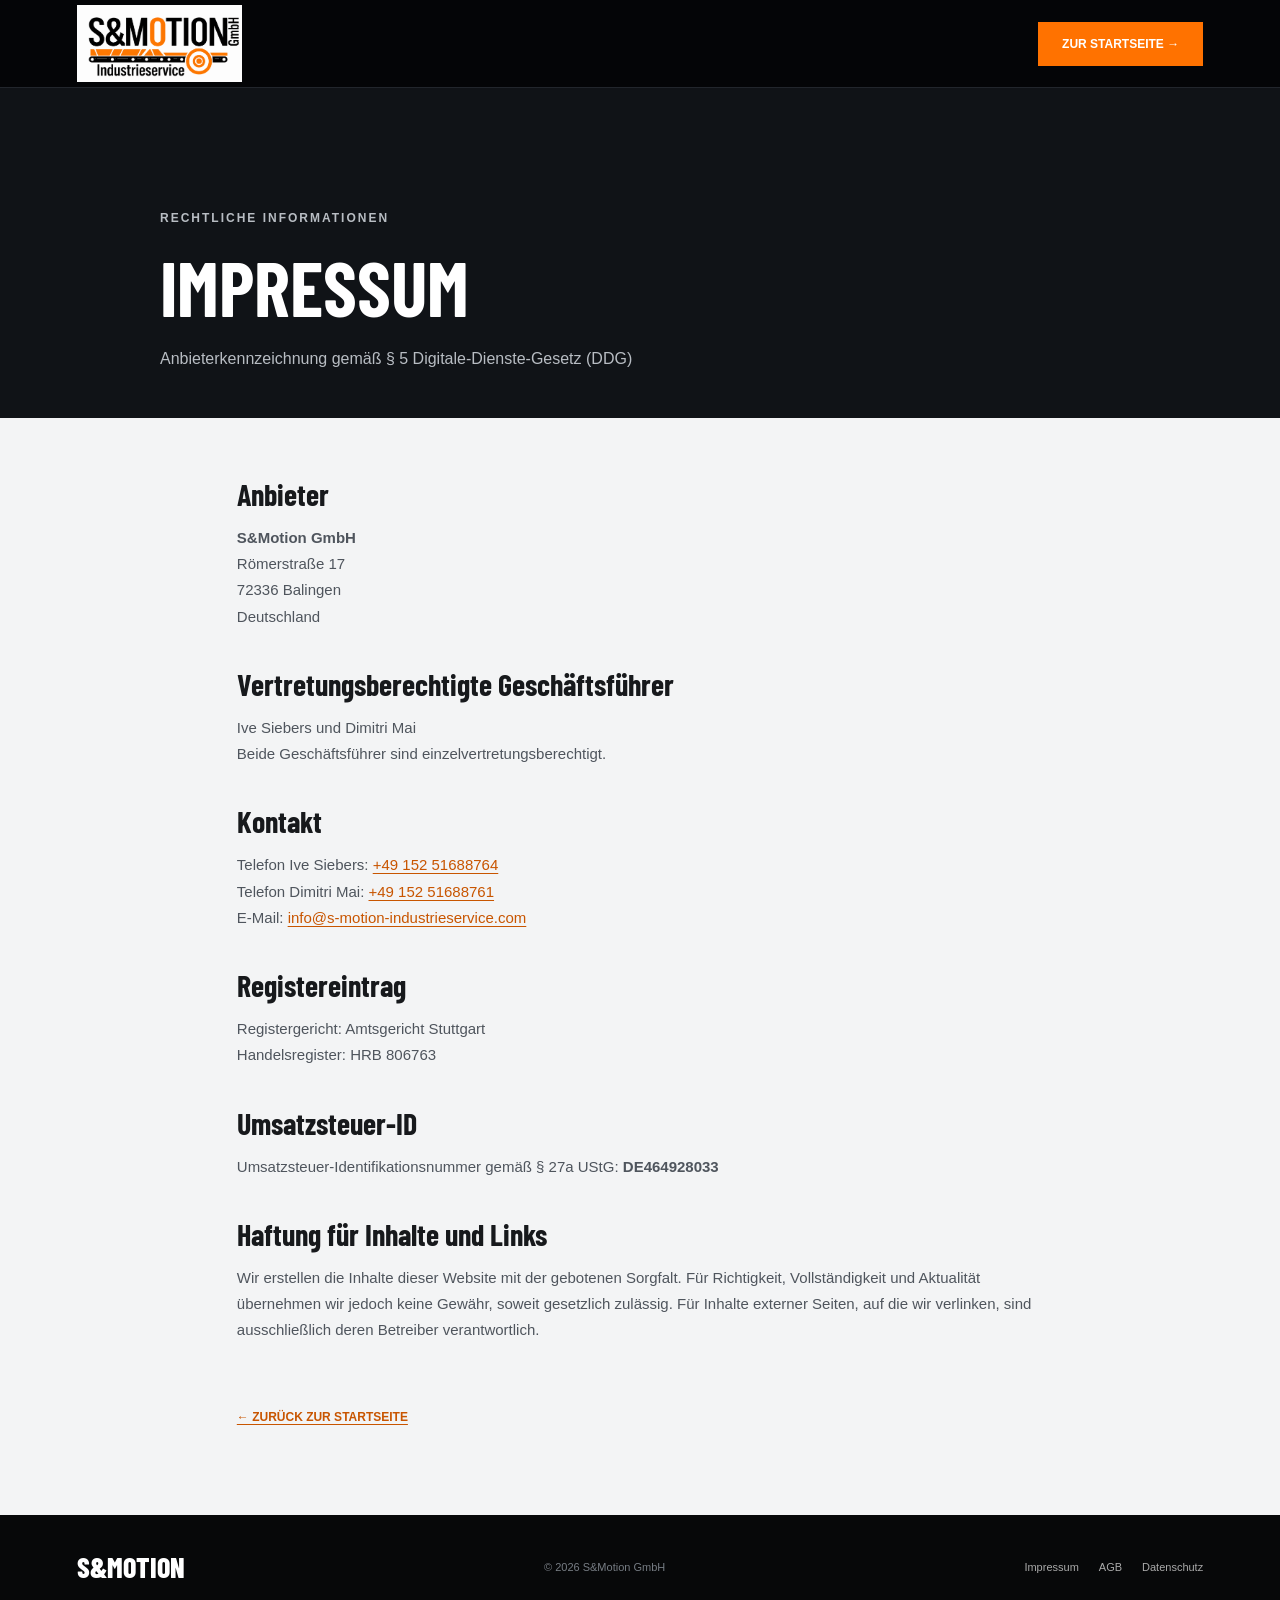
<file: impressum.html>
<!DOCTYPE html>
<html lang="de">
<head>
    <meta charset="UTF-8">
    <meta name="viewport" content="width=device-width, initial-scale=1.0">
    <meta name="robots" content="index,follow">
    <title>Impressum | S&Motion GmbH</title>
    <meta name="description" content="Impressum und Anbieterkennzeichnung der S&Motion GmbH.">
    <link rel="canonical" href="https://www.s-motion-industrieservice.com/impressum.html">
    <link rel="icon" type="image/png" sizes="512x512" href="/images/favicon.png">
    <link rel="apple-touch-icon" href="/images/favicon.png">
    <meta property="og:type" content="website">
    <meta property="og:site_name" content="S&amp;Motion GmbH">
    <meta property="og:locale" content="de_DE">
    <meta property="og:title" content="Impressum | S&amp;Motion GmbH">
    <meta property="og:description" content="Impressum und Anbieterkennzeichnung der S&amp;Motion GmbH.">
    <meta property="og:url" content="https://www.s-motion-industrieservice.com/impressum.html">
    <meta property="og:image" content="https://www.s-motion-industrieservice.com/images/industrie.jpg">
    <meta name="twitter:card" content="summary_large_image">
    <link rel="stylesheet" href="style.css">
</head>
<body>
    <header class="header">
        <a href="index.html" class="logo"><img src="images/logo.png" alt="S&Motion GmbH Industrieservice"></a>
        <a href="index.html" class="header-button">Zur Startseite →</a>
    </header>
    <main class="legal-main">
        <div class="legal-hero"><div class="legal-hero-inner"><p class="eyebrow">RECHTLICHE INFORMATIONEN</p><h1>IMPRESSUM</h1><p>Anbieterkennzeichnung gemäß § 5 Digitale-Dienste-Gesetz (DDG)</p></div></div>
        <div class="legal-content">
            <section>
                <h2>Anbieter</h2>
                <p><strong>S&Motion GmbH</strong><br>Römerstraße 17<br>72336 Balingen<br>Deutschland</p>
            </section>
            <section>
                <h2>Vertretungsberechtigte Geschäftsführer</h2>
                <p>Ive Siebers und Dimitri Mai<br>Beide Geschäftsführer sind einzelvertretungsberechtigt.</p>
            </section>
            <section>
                <h2>Kontakt</h2>
                <p>Telefon Ive Siebers: <a href="tel:+4915251688764">+49 152 51688764</a><br>Telefon Dimitri Mai: <a href="tel:+4915251688761">+49 152 51688761</a><br>E-Mail: <a href="mailto:info@s-motion-industrieservice.com">info@s-motion-industrieservice.com</a></p>
            </section>
            <section>
                <h2>Registereintrag</h2>
                <p>Registergericht: Amtsgericht Stuttgart<br>Handelsregister: HRB 806763</p>
            </section>
            <section>
                <h2>Umsatzsteuer-ID</h2>
                <p>Umsatzsteuer-Identifikationsnummer gemäß § 27a UStG: <strong>DE464928033</strong></p>
            </section>
            <section>
                <h2>Haftung für Inhalte und Links</h2>
                <p>Wir erstellen die Inhalte dieser Website mit der gebotenen Sorgfalt. Für Richtigkeit, Vollständigkeit und Aktualität übernehmen wir jedoch keine Gewähr, soweit gesetzlich zulässig. Für Inhalte externer Seiten, auf die wir verlinken, sind ausschließlich deren Betreiber verantwortlich.</p>
            </section>
            <a class="legal-back" href="index.html">← Zurück zur Startseite</a>
        </div>
    </main>
    <footer><div class="footer-logo">S&MOTION</div><p>© 2026 S&Motion GmbH</p><div class="footer-links"><a href="impressum.html">Impressum</a><a href="agb.html">AGB</a><a href="datenschutz.html">Datenschutz</a></div></footer>
</body>
</html>
</file>
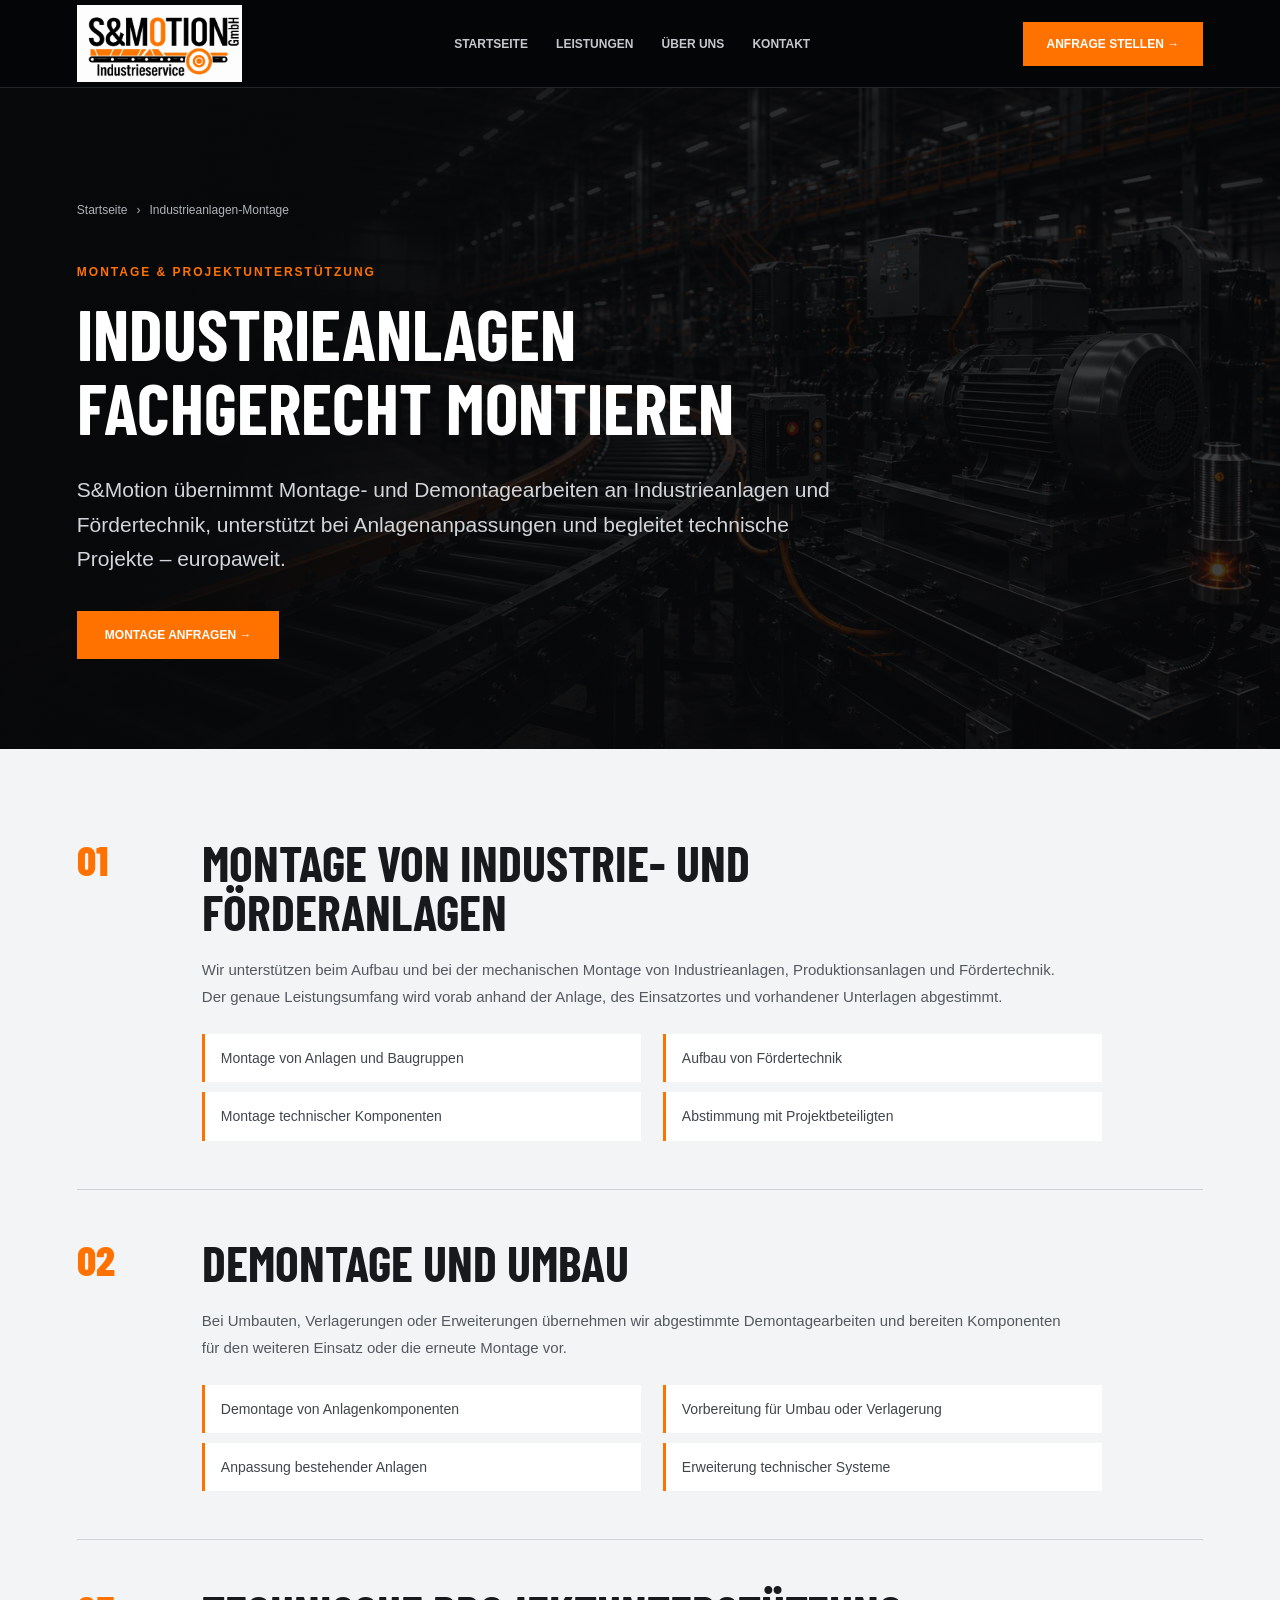
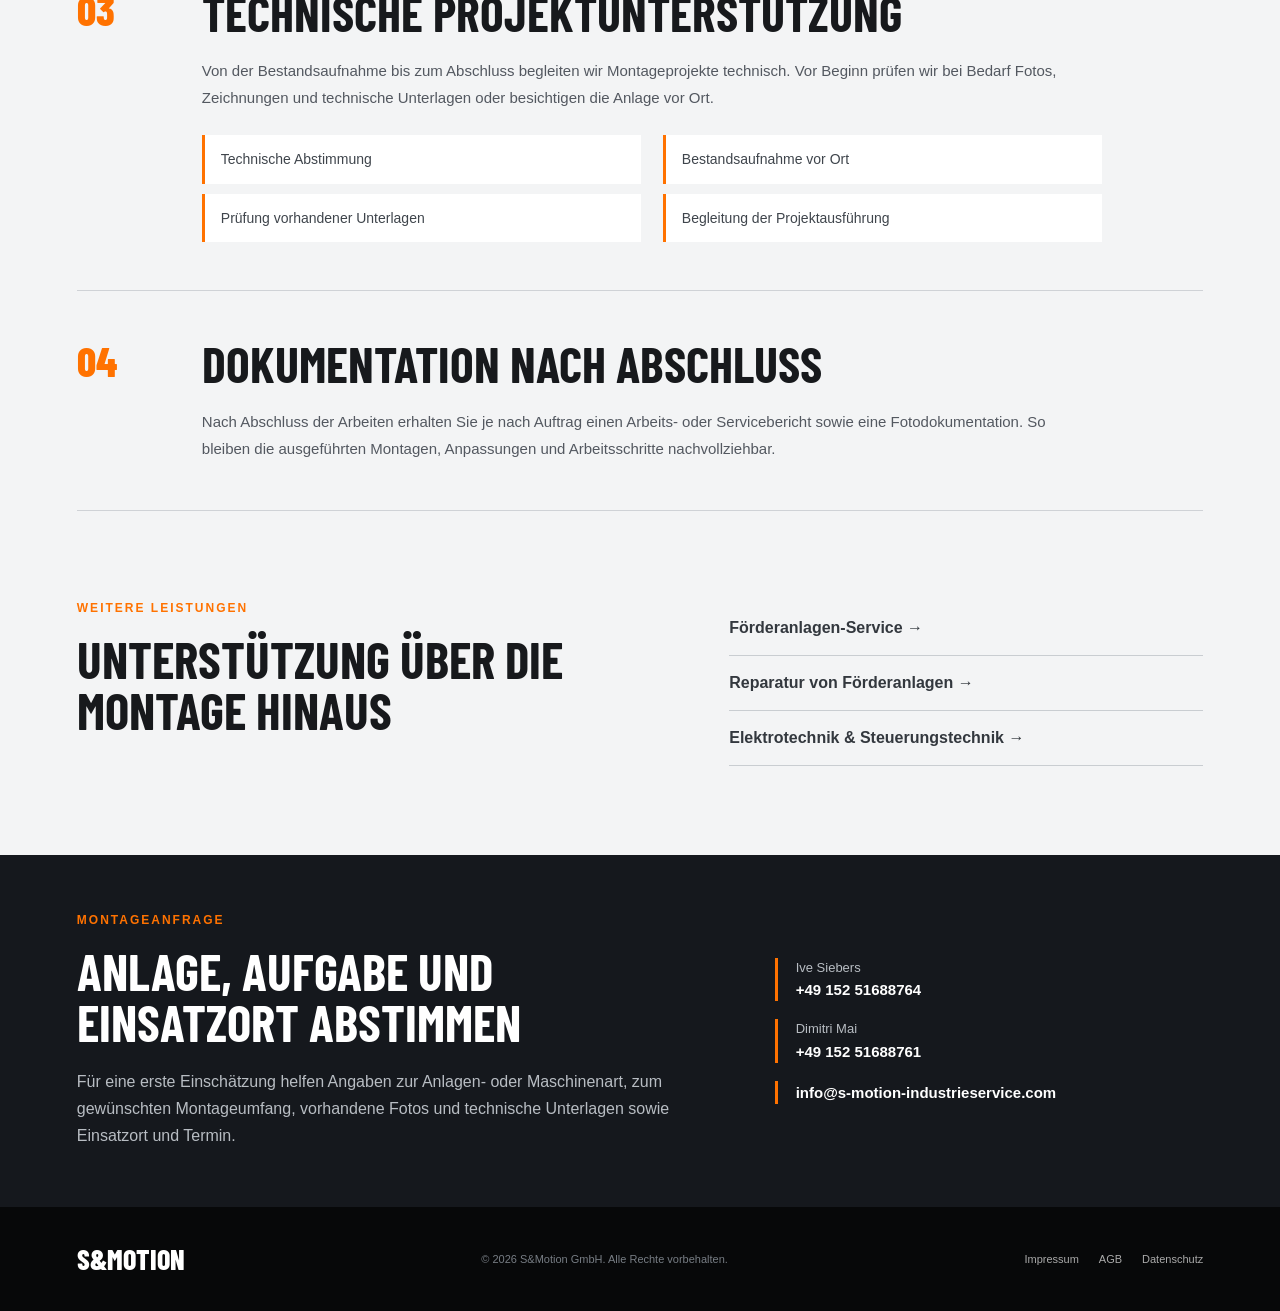
<file: industrieanlagen-montage.html>
<!DOCTYPE html>
<html lang="de">
<head>
<meta charset="UTF-8">
<meta name="viewport" content="width=device-width, initial-scale=1.0">
<title>Industrieanlagen-Montage &amp; Demontage | S&amp;Motion</title>
<meta name="description" content="Montage und Demontage von Industrie- und Förderanlagen, Anlagenanpassungen sowie technische Projektunterstützung durch S&amp;Motion – europaweit.">
<link rel="canonical" href="https://www.s-motion-industrieservice.com/industrieanlagen-montage.html">
<link rel="icon" type="image/png" sizes="512x512" href="/images/favicon.png">
<link rel="apple-touch-icon" href="/images/favicon.png">
<meta property="og:type" content="website">
<meta property="og:site_name" content="S&amp;Motion GmbH">
<meta property="og:locale" content="de_DE">
<meta property="og:title" content="Industrieanlagen-Montage & Demontage | S&Motion">
<meta property="og:description" content="Montage, Demontage und Anpassung von Industrie- und Förderanlagen mit technischer Projektunterstützung – europaweit.">
<meta property="og:url" content="https://www.s-motion-industrieservice.com/industrieanlagen-montage.html">
<meta property="og:image" content="https://www.s-motion-industrieservice.com/images/industrie.jpg">
<link rel="stylesheet" href="style.css">
<script type="application/ld+json">
{"@context":"https://schema.org","@graph":[{"@type":"Service","name":"Industrieanlagen-Montage und Demontage","description":"Montage und Demontage von Industrie- und Förderanlagen, Anlagenanpassungen und technische Projektunterstützung.","provider":{"@type":"Organization","name":"S&Motion GmbH","url":"https://www.s-motion-industrieservice.com/"},"areaServed":"Europe","serviceType":["Industrieanlagen-Montage","Anlagenmontage","Demontage","Montage von Förderanlagen"],"url":"https://www.s-motion-industrieservice.com/industrieanlagen-montage.html"},{"@type":"BreadcrumbList","itemListElement":[{"@type":"ListItem","position":1,"name":"Startseite","item":"https://www.s-motion-industrieservice.com/"},{"@type":"ListItem","position":2,"name":"Industrieanlagen-Montage","item":"https://www.s-motion-industrieservice.com/industrieanlagen-montage.html"}]}]}
</script>
</head>
<body>
<header class="header">
<a href="/" class="logo"><img src="images/logo.png" alt="S&Motion GmbH Industrieservice"></a>
<nav class="navigation detail-nav" id="main-navigation" aria-label="Hauptnavigation">
<a href="/">Startseite</a><a href="/#leistungen">Leistungen</a><a href="/#ueber-uns">Über uns</a><a href="/#kontakt">Kontakt</a>
</nav>
<button class="menu-toggle" type="button" aria-label="Menü öffnen" aria-expanded="false" aria-controls="main-navigation"><span></span><span></span><span></span></button>
<a href="/#kontakt" class="header-button">Anfrage stellen →</a>
</header>
<main class="service-detail">
<section class="detail-hero"><div class="detail-hero-inner"><nav class="breadcrumbs" aria-label="Brotkrümelnavigation"><a href="/">Startseite</a><span>›</span><span>Industrieanlagen-Montage</span></nav><p class="eyebrow">MONTAGE &amp; PROJEKTUNTERSTÜTZUNG</p><h1>INDUSTRIEANLAGEN<br>FACHGERECHT MONTIEREN</h1><p class="detail-lead">S&amp;Motion übernimmt Montage- und Demontagearbeiten an Industrieanlagen und Fördertechnik, unterstützt bei Anlagenanpassungen und begleitet technische Projekte – europaweit.</p><a href="/#kontakt" class="button primary">Montage anfragen →</a></div></section>
<section class="detail-content" aria-label="Leistungsübersicht">
<article class="detail-block"><span class="detail-number">01</span><div><h2>MONTAGE VON INDUSTRIE- UND FÖRDERANLAGEN</h2><p>Wir unterstützen beim Aufbau und bei der mechanischen Montage von Industrieanlagen, Produktionsanlagen und Fördertechnik. Der genaue Leistungsumfang wird vorab anhand der Anlage, des Einsatzortes und vorhandener Unterlagen abgestimmt.</p><ul><li>Montage von Anlagen und Baugruppen</li><li>Aufbau von Fördertechnik</li><li>Montage technischer Komponenten</li><li>Abstimmung mit Projektbeteiligten</li></ul></div></article>
<article class="detail-block"><span class="detail-number">02</span><div><h2>DEMONTAGE UND UMBAU</h2><p>Bei Umbauten, Verlagerungen oder Erweiterungen übernehmen wir abgestimmte Demontagearbeiten und bereiten Komponenten für den weiteren Einsatz oder die erneute Montage vor.</p><ul><li>Demontage von Anlagenkomponenten</li><li>Vorbereitung für Umbau oder Verlagerung</li><li>Anpassung bestehender Anlagen</li><li>Erweiterung technischer Systeme</li></ul></div></article>
<article class="detail-block"><span class="detail-number">03</span><div><h2>TECHNISCHE PROJEKTUNTERSTÜTZUNG</h2><p>Von der Bestandsaufnahme bis zum Abschluss begleiten wir Montageprojekte technisch. Vor Beginn prüfen wir bei Bedarf Fotos, Zeichnungen und technische Unterlagen oder besichtigen die Anlage vor Ort.</p><ul><li>Technische Abstimmung</li><li>Bestandsaufnahme vor Ort</li><li>Prüfung vorhandener Unterlagen</li><li>Begleitung der Projektausführung</li></ul></div></article>
<article class="detail-block"><span class="detail-number">04</span><div><h2>DOKUMENTATION NACH ABSCHLUSS</h2><p>Nach Abschluss der Arbeiten erhalten Sie je nach Auftrag einen Arbeits- oder Servicebericht sowie eine Fotodokumentation. So bleiben die ausgeführten Montagen, Anpassungen und Arbeitsschritte nachvollziehbar.</p></div></article>
</section>
<section class="detail-related"><div><p class="eyebrow">WEITERE LEISTUNGEN</p><h2>UNTERSTÜTZUNG ÜBER DIE MONTAGE HINAUS</h2></div><div class="detail-related-links"><a href="foerdertechnik-service.html">Förderanlagen-Service →</a><a href="foerderanlagen-reparatur.html">Reparatur von Förderanlagen →</a><a href="elektrotechnik-steuerungstechnik.html">Elektrotechnik &amp; Steuerungstechnik →</a></div></section>
<section class="detail-cta"><div><p class="eyebrow">MONTAGEANFRAGE</p><h2>ANLAGE, AUFGABE UND EINSATZORT ABSTIMMEN</h2><p>Für eine erste Einschätzung helfen Angaben zur Anlagen- oder Maschinenart, zum gewünschten Montageumfang, vorhandene Fotos und technische Unterlagen sowie Einsatzort und Termin.</p></div><div><a href="tel:+4915251688764">Ive Siebers<br><strong>+49 152 51688764</strong></a><a href="tel:+4915251688761">Dimitri Mai<br><strong>+49 152 51688761</strong></a><a href="mailto:info@s-motion-industrieservice.com"><strong>info@s-motion-industrieservice.com</strong></a></div></section>
</main>
<footer><div class="footer-logo">S&amp;MOTION</div><p>© 2026 S&amp;Motion GmbH. Alle Rechte vorbehalten.</p><div class="footer-links"><a href="impressum.html">Impressum</a><a href="agb.html">AGB</a><a href="datenschutz.html">Datenschutz</a></div></footer>
<script>
const menuButton=document.querySelector('.menu-toggle');const navigation=document.querySelector('.navigation');
menuButton.addEventListener('click',()=>{const open=navigation.classList.toggle('active');menuButton.classList.toggle('active',open);menuButton.setAttribute('aria-expanded',String(open));menuButton.setAttribute('aria-label',open?'Menü schließen':'Menü öffnen')});
document.querySelectorAll('.navigation a').forEach(link=>link.addEventListener('click',()=>{navigation.classList.remove('active');menuButton.classList.remove('active');menuButton.setAttribute('aria-expanded','false')}));
</script>
</body></html>
</file>
<file: style.css>
/* Serve heading fonts locally so every language uses the intended metrics. */
@font-face {
    font-family: "Barlow Condensed";
    font-style: normal;
    font-weight: 700;
    font-display: swap;
    src: url("fonts/barlow-condensed-700.woff") format("woff");
}
@font-face {
    font-family: "Barlow Condensed";
    font-style: normal;
    font-weight: 800;
    font-display: swap;
    src: url("fonts/barlow-condensed-800.woff") format("woff");
}
/* Keep long headings within their columns while the local font loads. */
@font-face {
    font-family: "Barlow Fallback";
    src: local("Arial Bold"), local("Arial-BoldMT"), local("Liberation Sans Bold");
    font-weight: 700 800;
    size-adjust: 78%;
}

:root {
    --orange: #ff7200;
    --black: #08090b;
    --white: #fff;
    --page-padding: clamp(20px, 6vw, 96px);
    --content-width: 1440px;
    --section-space: clamp(68px, 7vw, 100px);
}

*, *::before, *::after { box-sizing: border-box; margin: 0; padding: 0; }
html { scroll-behavior: smooth; scroll-padding-top: 88px; }
body { width: 100%; min-width: 0; background: var(--black); color: var(--white); font-family: "Inter", Arial, sans-serif; overflow-x: hidden; overflow-x: clip; }
img { max-width: 100%; }
a { color: inherit; text-decoration: none; }
h1, h2, h3 { font-family: "Barlow Condensed", "Barlow Fallback", Arial, sans-serif; word-break: normal; overflow-wrap: break-word; hyphens: auto; line-height: 1.1; }
button, a { -webkit-tap-highlight-color: transparent; }

.header {
    position: sticky; top: 0; z-index: 1000; width: 100%; height: 88px;
    padding-inline: var(--page-padding); display: flex; align-items: center;
    justify-content: space-between; gap: 24px; background: rgba(5,6,8,.96);
    border-bottom: 1px solid #22262c; backdrop-filter: blur(12px);
}
.logo { flex: 0 0 auto; display: flex; align-items: center; }
.logo img { width: 165px; height: auto; display: block; }
.navigation { display: flex; align-items: center; gap: clamp(16px, 2.2vw, 32px); }
.navigation a, .header-button { font-size: 12px; font-weight: 700; text-transform: uppercase; }
.navigation a { color: #c5c8cc; transition: color .25s ease; }
.navigation a:hover, .navigation a:focus-visible { color: var(--orange); }
.header-button { flex: 0 0 auto; padding: 15px 24px; background: var(--orange); transition: background .25s ease, color .25s ease; }
.header-button:hover, .header-button:focus-visible { background: var(--white); color: var(--black); }
.language-switcher { flex: 0 0 auto; display: flex; align-items: center; gap: 4px; padding: 4px; border: 1px solid #34383e; }
.language-switcher a { min-width: 30px; padding: 7px 6px; color: #9da2a9; font-size: 10px; font-weight: 700; text-align: center; transition: background .2s ease,color .2s ease; }
.language-switcher a:hover, .language-switcher a:focus-visible, .language-switcher a[aria-current="page"] { background: var(--orange); color: var(--white); }
.menu-toggle { display: none; width: 44px; height: 44px; padding: 9px; background: transparent; border: 0; cursor: pointer; }
.menu-toggle span { display: block; width: 100%; height: 2px; margin: 6px 0; background: var(--white); transition: transform .25s ease, opacity .25s ease; }

.hero {
    position: relative; min-height: min(850px, calc(100svh - 88px)); padding: 80px var(--page-padding);
    display: flex; align-items: center;
    background: linear-gradient(90deg,rgba(5,6,8,.98) 0%,rgba(5,6,8,.9) 32%,rgba(5,6,8,.5) 58%,rgba(5,6,8,.15) 100%), url("images/industrie.jpg") center/cover no-repeat;
}
.hero-content { position: relative; z-index: 1; width: 100%; max-width: 680px; container-type: inline-size; }
.eyebrow { margin-bottom: 18px; color: var(--orange); font-size: 12px; font-weight: 700; letter-spacing: 2px; }
.hero h1 { max-width: 100%; font-size: clamp(30px, 4.8vw, 68px); font-size: clamp(30px, 10cqw, 72px); line-height: 1.04; letter-spacing: .01em; font-weight: 800; overflow-wrap: normal; word-break: normal; hyphens: none; }
.hero h1 span, .about h2 span { color: var(--orange); }
.hero-description { max-width: 560px; margin-top: 28px; color: #d2d5d9; font-size: 18px; line-height: 1.7; }
.hero-buttons { display: flex; flex-wrap: wrap; gap: 16px; margin-top: 38px; }
.button { display: inline-flex; align-items: center; justify-content: center; padding: 17px 28px; font-size: 12px; font-weight: 700; text-transform: uppercase; transition: transform .25s ease, background .25s ease, color .25s ease, border-color .25s ease; }
.primary { background: var(--orange); color: var(--white); }
.primary:hover, .primary:focus-visible { background: var(--white); color: var(--black); transform: translateY(-3px); }
.secondary { border: 1px solid #7d8288; }
.secondary:hover, .secondary:focus-visible { border-color: var(--orange); color: var(--orange); }

.advantages { padding: 35px var(--page-padding); display: grid; grid-template-columns: repeat(4,minmax(0,1fr)); background: linear-gradient(90deg,#101317,#171a1f); }
.advantage { min-width: 0; padding: 12px 25px; display: flex; align-items: center; gap: 16px; border-right: 1px solid #34383e; }
.advantage:first-child { padding-left: 0; }
.advantage:last-child { padding-right: 0; border-right: 0; }
.icon { flex: 0 0 auto; color: var(--orange); font-size: 40px; }
.advantage h3 { font-family: "Inter",Arial,sans-serif; font-size: 12px; letter-spacing: 1px; }
.advantage p { margin-top: 5px; color: #9da2a9; font-size: 11px; line-height: 1.5; }

.process { padding: var(--section-space) var(--page-padding); background: #0d1014; }
.process .section-heading { color: var(--white); }
.process-grid { width: 100%; max-width: 1140px; margin-inline: auto; padding-left: clamp(28px,4vw,58px); display: grid; grid-template-columns: repeat(4,minmax(0,1fr)); gap: clamp(24px,3vw,46px); list-style: none; counter-reset: process; }
.process-grid li { position: relative; min-width: 0; padding: 8px 0; }
.process-number { display: inline-flex; width: 48px; height: 48px; align-items: center; justify-content: center; margin-bottom: 24px; background: var(--orange); color: var(--white); font-family: "Barlow Condensed","Barlow Fallback",Arial,sans-serif; font-size: 20px; font-variant-numeric: tabular-nums; font-weight: 800; line-height: 1; }
.process-grid h3 { margin-bottom: 12px; font-size: 24px; line-height: 1; }
.process-grid p { max-width: 270px; color: #aeb3b9; font-size: 13px; line-height: 1.65; }

.services, .why { padding: var(--section-space) var(--page-padding); }
.services { background: #f3f4f5; color: #17191c; }
.section-heading { max-width: 900px; margin: 0 auto 55px; text-align: center; }
.section-heading>p { margin-bottom: 10px; color: var(--orange); font-size: 11px; font-weight: 700; letter-spacing: 1.5px; }
.section-heading h2 { font-size: clamp(34px,4vw,52px); line-height: 1; }
.service-grid, .why-grid { width: 100%; max-width: var(--content-width); margin-inline: auto; display: grid; }
.service-grid { grid-template-columns: repeat(5,minmax(0,1fr)); gap: 20px; }
.service-card { min-width: 0; min-height: 350px; padding: 35px 28px; display: flex; flex-direction: column; background: var(--white); border-bottom: 4px solid transparent; transition: transform .25s ease,border-color .25s ease,box-shadow .25s ease; }
.service-card:hover { transform: translateY(-8px); border-bottom-color: var(--orange); box-shadow: 0 15px 35px rgba(0,0,0,.12); }
.service-icon { width: 50px; height: 50px; margin-bottom: 24px; color: var(--orange); line-height: 1; }
.service-icon svg { display: block; width: 100%; height: 100%; fill: none; stroke: currentColor; stroke-width: 1.8; stroke-linecap: round; stroke-linejoin: round; }
.service-card h3 { margin-bottom: 25px; font-size: 28px; line-height: 1; }
.service-card ul { list-style: none; }
.service-card li { margin-bottom: 13px; color: #535860; font-size: 13px; line-height: 1.4; overflow-wrap: anywhere; }
.service-card li::before { content: "•"; margin-right: 8px; color: var(--orange); font-size: 18px; }

.sectors { padding: var(--section-space) var(--page-padding); display: grid; grid-template-columns: minmax(280px,.85fr) minmax(0,1.5fr); gap: clamp(45px,7vw,110px); background: #171a1f; }
.sectors-intro h2 { max-width: 620px; font-size: clamp(40px,4vw,62px); line-height: .96; }
.sectors-intro>p:not(.eyebrow) { max-width: 560px; margin-top: 22px; color: #b6bbc1; font-size: 15px; line-height: 1.75; }
.sectors-content { min-width: 0; display: grid; grid-template-columns: minmax(0,1.25fr) minmax(220px,.75fr); gap: 34px; align-items: stretch; }
.sector-list { display: grid; gap: 10px; }
.sector-list article { min-width: 0; padding: 24px 26px; display: flex; align-items: center; gap: 22px; background: #0d1014; border-left: 3px solid transparent; transition: border-color .25s ease,transform .25s ease; }
.sector-list article:hover { border-left-color: var(--orange); transform: translateX(4px); }
.sector-list span { color: var(--orange); font-family: "Barlow Condensed","Barlow Fallback",Arial,sans-serif; font-size: 24px; font-weight: 800; }
.sector-list h3 { font-size: clamp(21px,2vw,28px); line-height: 1; }
.systems { padding: 28px; background: var(--orange); color: var(--black); }
.systems h3 { margin-bottom: 24px; font-size: 24px; line-height: 1; }
.systems ul { list-style: none; }
.systems li { padding: 12px 0; border-top: 1px solid rgba(8,9,11,.28); font-size: 13px; font-weight: 700; line-height: 1.4; }
.systems li::before { content: "→"; margin-right: 9px; }

.about { min-height: 580px; display: grid; grid-template-columns: minmax(0,1fr) minmax(0,1fr); background: #0d1014; }
.about-image { min-height: 580px; background: linear-gradient(rgba(0,0,0,.1),rgba(0,0,0,.3)),url("images/industrie-team.jpg") center/cover no-repeat; }
.about-content { min-width: 0; padding: var(--section-space) var(--page-padding); display: flex; flex-direction: column; justify-content: center; }
.about h2 { font-size: clamp(42px,4vw,64px); line-height: .95; }
.about-content>p:not(.eyebrow) { margin-top: 24px; color: #b8bdc3; font-size: 15px; line-height: 1.8; }
.about-content .button { align-self: flex-start; margin-top: 32px; }

.why { background: var(--white); color: #16191d; }
.why-grid { grid-template-columns: repeat(4,minmax(0,1fr)); gap: 25px; }
.why-grid>div { min-width: 0; padding: 20px; text-align: center; }
.why-grid span { display: block; margin-bottom: 15px; color: var(--orange); font-size: 42px; }
.why-grid h3 { margin-bottom: 10px; font-family: "Inter",Arial,sans-serif; font-size: 13px; }
.why-grid p { color: #626870; font-size: 13px; line-height: 1.5; }

.faq { padding: var(--section-space) var(--page-padding); display: grid; grid-template-columns: minmax(260px,.75fr) minmax(0,1.4fr); gap: clamp(45px,8vw,120px); background: #f3f4f5; color: #17191c; }
.faq-intro h2 { max-width: 580px; font-size: clamp(38px,4vw,58px); line-height: .98; }
.faq-intro>p:not(.eyebrow) { max-width: 500px; margin-top: 22px; color: #626870; font-size: 15px; line-height: 1.7; }
.faq-list { min-width: 0; border-top: 1px solid #cfd2d6; }
.faq-list details { border-bottom: 1px solid #cfd2d6; }
.faq-list summary { position: relative; padding: 25px 56px 25px 0; color: #17191c; font-family: "Barlow Condensed","Barlow Fallback",Arial,sans-serif; font-size: clamp(21px,2vw,27px); font-weight: 700; line-height: 1.1; cursor: pointer; list-style: none; }
.faq-list summary::-webkit-details-marker { display: none; }
.faq-list summary::after { content: "+"; position: absolute; top: 50%; right: 8px; width: 34px; height: 34px; display: grid; place-items: center; transform: translateY(-50%); background: var(--orange); color: var(--white); font-family: "Inter",Arial,sans-serif; font-size: 22px; font-weight: 400; transition: transform .2s ease,background .2s ease; }
.faq-list details[open] summary::after { transform: translateY(-50%) rotate(45deg); background: #17191c; }
.faq-list details p { max-width: 800px; padding: 0 56px 24px 0; color: #5b6168; font-size: 14px; line-height: 1.75; }
.faq-list details p a { color: #c85500; font-weight: 700; text-decoration: underline; text-underline-offset: 3px; }

.contact { padding: 65px var(--page-padding); display: grid; grid-template-columns: minmax(0,1fr) minmax(0,1.4fr); gap: clamp(40px,5vw,70px); background: linear-gradient(110deg,var(--orange) 0 37%,#14171b 37% 100%); }
.contact-title, .contact-information, .contact-information div { min-width: 0; }
.contact-title h2 { font-size: clamp(36px,3.2vw,48px); line-height: 1; }
.contact-title p { margin-top: 16px; }
.contact-information { display: grid; grid-template-columns: repeat(3,minmax(0,1fr)); gap: 28px 25px; align-items: center; }
.contact-information div { padding-left: 22px; border-left: 1px solid #4b4e53; }
.contact-information span { display: block; margin-bottom: 8px; color: var(--orange); font-size: 10px; font-weight: 700; }
.contact-information strong { display: block; color: #d4d7da; font-size: 13px; line-height: 1.45; overflow-wrap: anywhere; }
.contact-person + .contact-person { margin-top: 14px; }
.contact-person a { display: block; margin-top: 3px; color: var(--white); font-weight: 600; }
.contact-information a { transition: color .2s ease; }
.contact-information a:hover, .contact-information a:focus-visible { color: var(--orange); }

footer { width: 100%; padding: 35px var(--page-padding); display: flex; align-items: center; justify-content: space-between; gap: 30px; background: #070809; }
.footer-logo { font-family: "Barlow Condensed","Barlow Fallback",Arial,sans-serif; font-size: 28px; font-weight: 800; }
footer p { color: #777d84; font-size: 11px; }
.footer-links { display: flex; gap: 20px; }
.footer-links a { color: #aaa; font-size: 11px; }
.footer-links a:hover, .footer-links a:focus-visible { color: var(--orange); }

@media (max-width: 1100px) {
    .navigation { gap: 14px; }
    .navigation a { font-size: 11px; }
    .header-button { padding-inline: 18px; }
    .service-grid, .why-grid, .process-grid { grid-template-columns: repeat(2,minmax(0,1fr)); }
    .process-grid { gap: 40px 32px; padding-left: 32px; }
    .advantages { grid-template-columns: repeat(2,minmax(0,1fr)); }
    .advantage:nth-child(2) { border-right: 0; }
    .advantage:nth-child(-n+2) { border-bottom: 1px solid #34383e; }
    .advantage:nth-child(3) { padding-left: 0; }
    .contact { grid-template-columns: 1fr; background: linear-gradient(180deg,var(--orange) 0 42%,#14171b 42% 100%); }
    .sectors, .faq { grid-template-columns: 1fr; }
    .sectors-content { grid-template-columns: minmax(0,1.2fr) minmax(220px,.8fr); }
}

@media (max-width: 1300px) and (min-width: 1101px) {
    .service-grid { grid-template-columns: repeat(3,minmax(0,1fr)); }
}

@media (max-width: 1100px) {
    html { scroll-padding-top: 75px; }
    .header { height: 75px; }
    .logo img { width: 132px; }
    .header-button { display: none; }
    .language-switcher { margin-left: auto; }
    .menu-toggle { display: block; position: relative; z-index: 2; }
    .navigation { position: absolute; top: 75px; left: 0; width: 100%; max-height: 0; overflow: hidden; display: flex; flex-direction: column; align-items: stretch; gap: 0; background: #08090b; border-bottom: 1px solid #292d32; visibility: hidden; transition: max-height .35s ease,visibility .35s ease; }
    .navigation.active { max-height: 420px; visibility: visible; }
    .navigation a { width: 100%; padding: 18px var(--page-padding); border-bottom: 1px solid #202328; font-size: 13px; }
    .menu-toggle.active span:nth-child(1) { transform: translateY(8px) rotate(45deg); }
    .menu-toggle.active span:nth-child(2) { opacity: 0; }
    .menu-toggle.active span:nth-child(3) { transform: translateY(-8px) rotate(-45deg); }
    .hero { min-height: calc(100svh - 75px); padding-block: 70px; background-position: 62% center; }
    .advantages { grid-template-columns: 1fr; }
    .advantage { padding: 20px 0; border-right: 0; border-bottom: 1px solid #34383e; }
    .advantage:last-child { border-bottom: 0; }
    .about { grid-template-columns: 1fr; }
    .sectors-content { grid-template-columns: 1fr; }
    .about-image { min-height: 390px; }
    .contact-information { grid-template-columns: 1fr; gap: 0; }
    .contact-information div { width: 100%; padding: 18px 0; border-left: 0; border-top: 1px solid #4b4e53; }
}

@media (max-width: 600px) {
    :root { --page-padding: 20px; --section-space: 64px; }
    .header { gap: 8px; }
    .logo img { width: 110px; }
    .menu-toggle { flex: 0 0 40px; width: 40px; }
    .language-switcher a { min-width: 26px; }
    .hero { min-height: 620px; padding-block: 60px; }
    .eyebrow { font-size: 11px; letter-spacing: 1.5px; }
    .hero-description { font-size: 16px; line-height: 1.6; }
    .hero-buttons { flex-direction: column; align-items: stretch; }
    .button { width: 100%; }
    .advantages { padding-block: 24px; }
    .section-heading { margin-bottom: 38px; }
    .service-grid, .why-grid, .process-grid { grid-template-columns: minmax(0,1fr); gap: 16px; }
    .process-grid { padding-left: 0; }
    .process-grid li { padding: 18px 0 18px 70px; }
    .process-number { position: absolute; top: 14px; left: 0; margin-bottom: 0; }
    .process-grid p { max-width: none; }
    .service-card { width: 100%; min-height: 0; padding: 30px 24px; }
    .why-grid>div { padding: 20px 8px; }
    .about-image { min-height: 330px; }
    .sectors-intro h2 {
        font-size: clamp(30px, 9vw, 38px);
        line-height: 1;
        overflow-wrap: normal;
        word-break: normal;
        hyphens: none;
    }
    .sectors-intro>p:not(.eyebrow) { font-size: 14px; line-height: 1.65; }
    .sector-list article { padding: 19px 16px; gap: 13px; }
    .sector-list span { flex: 0 0 auto; font-size: 21px; }
    .sector-list h3 {
        min-width: 0;
        font-size: 18px;
        line-height: 1.08;
        overflow-wrap: break-word;
        word-break: normal;
        hyphens: auto;
    }
    .systems { padding: 24px 20px; }
    .systems h3 { font-size: 21px; }
    .faq-list summary { padding-block: 22px; padding-right: 48px; }
    .faq-list details p { padding-right: 0; }
    .about-content { padding: 64px var(--page-padding); }
    .about-content .button { align-self: stretch; }
    .contact { position: relative; overflow: hidden; padding-block: 54px; gap: 34px; background: #14171b; }
    .contact-title { position: relative; z-index: 0; padding-bottom: 34px; }
    .contact-title::before {
        content: "";
        position: absolute;
        z-index: -1;
        top: -54px;
        right: -100vw;
        bottom: 0;
        left: -100vw;
        background: var(--orange);
    }
    .contact-information { position: relative; z-index: 1; }
    .contact-title h2 br { display: none; }
    footer { flex-direction: column; text-align: center; }

    /* Prevent arbitrary mid-word breaks and horizontal layout shifts on phones. */
    .section-heading h2,
    .about h2,
    .faq-intro h2,
    .contact-title h2,
    .legal-hero h1,
    .legal-content h2,
    .detail-block h2,
    .detail-related h2,
    .detail-cta h2 {
        max-width: 100%;
        overflow-wrap: normal;
        word-break: normal;
        hyphens: none;
    }

    .hero-content,
    .detail-hero-inner,
    .detail-block > div,
    .detail-related > div,
    .detail-cta > div,
    .contact > div {
        min-width: 0;
        max-width: 100%;
    }
}

@media (max-width: 380px) {
    :root { --page-padding: 18px; }
    .hero-description { font-size: 15px; }
    .button { padding-inline: 18px; }
    .breadcrumbs { gap: 6px; font-size: 11px; }
}

@media (prefers-reduced-motion: reduce) {
    html { scroll-behavior: auto; }
    *, *::before, *::after { scroll-behavior: auto !important; transition-duration: .01ms !important; }
}

/* Legal pages */
.legal-main { background: #f3f4f5; color: #17191c; }
.legal-hero { padding: clamp(70px,8vw,110px) var(--page-padding) 46px; background: #101317; color: var(--white); }
.legal-hero-inner, .legal-content { width: 100%; max-width: 960px; margin-inline: auto; }
.legal-hero h1 { max-width: 100%; font-size: clamp(38px,7vw,76px); line-height: 1.05; overflow-wrap: break-word; hyphens: auto; }
.legal-hero p { margin-top: 18px; color: #b8bdc3; line-height: 1.7; }
.legal-content { padding: 60px var(--page-padding) 90px; }
.legal-content section { margin-bottom: 38px; }
.legal-content h2 { margin-bottom: 14px; color: #17191c; font-size: 30px; line-height: 1.1; }
.legal-content h3 { margin: 22px 0 10px; font-size: 20px; }
.legal-content p, .legal-content li { color: #4f555d; font-size: 15px; line-height: 1.75; }
.legal-content p + p { margin-top: 12px; }
.legal-content ul, .legal-content ol { padding-left: 22px; }
.legal-content li + li { margin-top: 8px; }
.legal-content a { color: #c85500; text-decoration: underline; text-underline-offset: 3px; overflow-wrap: anywhere; }
.legal-note { padding: 20px; border-left: 4px solid var(--orange); background: #fff; }
.legal-back { display: inline-flex; margin-top: 28px; color: var(--orange); font-size: 12px; font-weight: 700; text-transform: uppercase; }
@media (max-width:600px) { .legal-hero h1 { font-size: clamp(34px,10vw,46px); } .legal-content { padding-block: 44px 68px; } .legal-content h2 { font-size: 26px; } }


/* SEO service detail pages */
.service-link { margin-top: auto; padding-top: 24px; color: #c85500; font-size: 12px; font-weight: 800; text-transform: uppercase; letter-spacing: .7px; }
.service-link:hover, .service-link:focus-visible { color: #17191c; }
.service-detail { background: #f3f4f5; color: #17191c; }
.detail-hero { padding: clamp(72px,9vw,128px) var(--page-padding) clamp(62px,7vw,96px); background: linear-gradient(110deg,rgba(8,9,11,.94),rgba(8,9,11,.76)),url("images/industrie.jpg") center/cover no-repeat; color: var(--white); }
.detail-hero-inner, .detail-content, .detail-related, .detail-cta { width: 100%; max-width: var(--content-width); margin-inline: auto; }
.breadcrumbs { display: flex; flex-wrap: wrap; gap: 9px; margin-bottom: 48px; color: #aeb3b9; font-size: 12px; }
.breadcrumbs a:hover, .breadcrumbs a:focus-visible { color: var(--orange); }
.detail-hero h1 { max-width: 950px; font-size: clamp(34px,5.5vw,76px); line-height: 1.05; overflow-wrap: break-word; hyphens: auto; }
.detail-lead { max-width: 760px; margin: 28px 0 34px; color: #d2d5d9; font-size: clamp(17px,2vw,21px); line-height: 1.65; }
.detail-hero .button { width: auto; }
.detail-content { padding: var(--section-space) var(--page-padding); }
.detail-block { display: grid; grid-template-columns: 90px minmax(0,1fr); gap: 35px; padding: 48px 0; border-bottom: 1px solid #cfd2d6; }
.detail-block:first-child { padding-top: 0; }
.detail-number { color: var(--orange); font-family: "Barlow Condensed","Barlow Fallback",Arial,sans-serif; font-size: 42px; font-weight: 800; line-height: 1; }
.detail-block h2 { max-width: 850px; margin-bottom: 20px; font-size: clamp(31px,4vw,50px); line-height: .98; }
.detail-block p { max-width: 860px; color: #535860; font-size: 15px; line-height: 1.8; }
.detail-block p + p { margin-top: 14px; }
.detail-block ul { display: grid; grid-template-columns: repeat(2,minmax(0,1fr)); gap: 10px 22px; max-width: 900px; margin-top: 24px; list-style: none; }
.detail-block li { padding: 14px 16px; background: var(--white); color: #3f454c; font-size: 14px; line-height: 1.45; border-left: 3px solid var(--orange); }
.detail-related { padding: 0 var(--page-padding) var(--section-space); display: grid; grid-template-columns: minmax(0,1fr) minmax(280px,.8fr); gap: 60px; }
.detail-related h2 { max-width: 650px; font-size: clamp(34px,4vw,52px); line-height: 1; }
.detail-related-links { display: grid; align-content: start; }
.detail-related-links a { padding: 18px 0; border-bottom: 1px solid #c9cdd1; color: #33383e; font-weight: 700; }
.detail-related-links a:hover, .detail-related-links a:focus-visible { color: var(--orange); }
.detail-cta { padding: 58px var(--page-padding); display: grid; grid-template-columns: minmax(0,1.2fr) minmax(280px,.8fr); gap: 55px; background: #15181d; color: var(--white); }
.detail-cta h2 { max-width: 700px; font-size: clamp(34px,4vw,52px); line-height: 1; }
.detail-cta p:not(.eyebrow) { max-width: 720px; margin-top: 20px; color: #b8bdc3; line-height: 1.7; }
.detail-cta>div:last-child { display: grid; align-content: center; gap: 18px; }
.detail-cta>div:last-child a { padding-left: 18px; border-left: 3px solid var(--orange); color: #b8bdc3; font-size: 13px; line-height: 1.55; overflow-wrap: anywhere; }
.detail-cta strong { color: var(--white); font-size: 15px; }
@media (max-width:820px) {
 .detail-related, .detail-cta { grid-template-columns: 1fr; }
 .detail-nav { margin-left: 0; }
}
@media (max-width:600px) {
 .detail-hero { padding-top: 62px; }
 .detail-hero h1 {
   max-width: 100%;
   font-size: clamp(34px,10.2vw,46px);
   line-height: .96;
   overflow-wrap: normal;
   word-break: normal;
   hyphens: auto;
 }
 .detail-hero .button { width: 100%; }
 .breadcrumbs { margin-bottom: 34px; }
 .detail-block { grid-template-columns: 1fr; gap: 14px; padding: 36px 0; }
 .detail-number { font-size: 30px; }
 .detail-block ul { grid-template-columns: 1fr; }
 .detail-related { gap: 32px; }
 .detail-cta { padding: 48px 20px; gap: 34px; }
}

@media (max-width:380px) {
 .detail-hero { padding-inline: 18px; }
 .detail-hero h1 { font-size: clamp(32px,9.5vw,37px); }
 .detail-lead { font-size: 16px; line-height: 1.55; }
}
</file>
